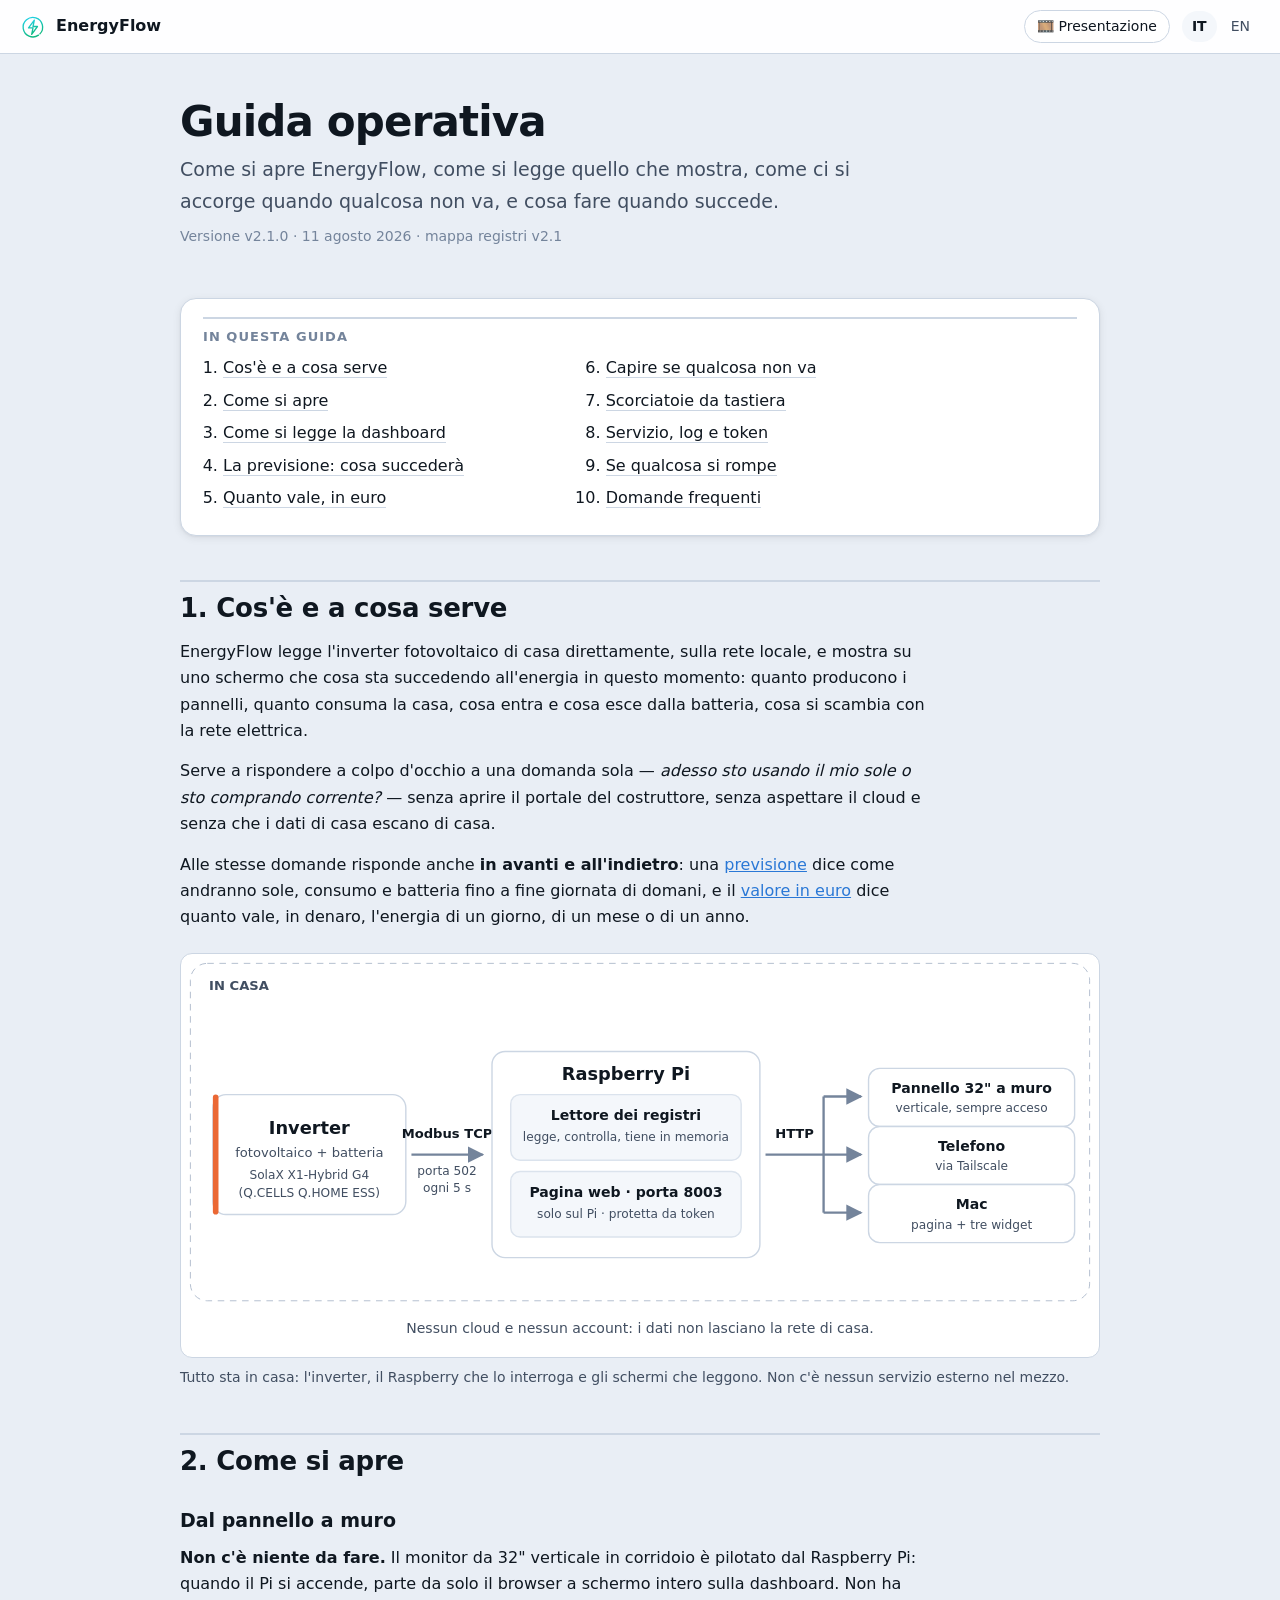
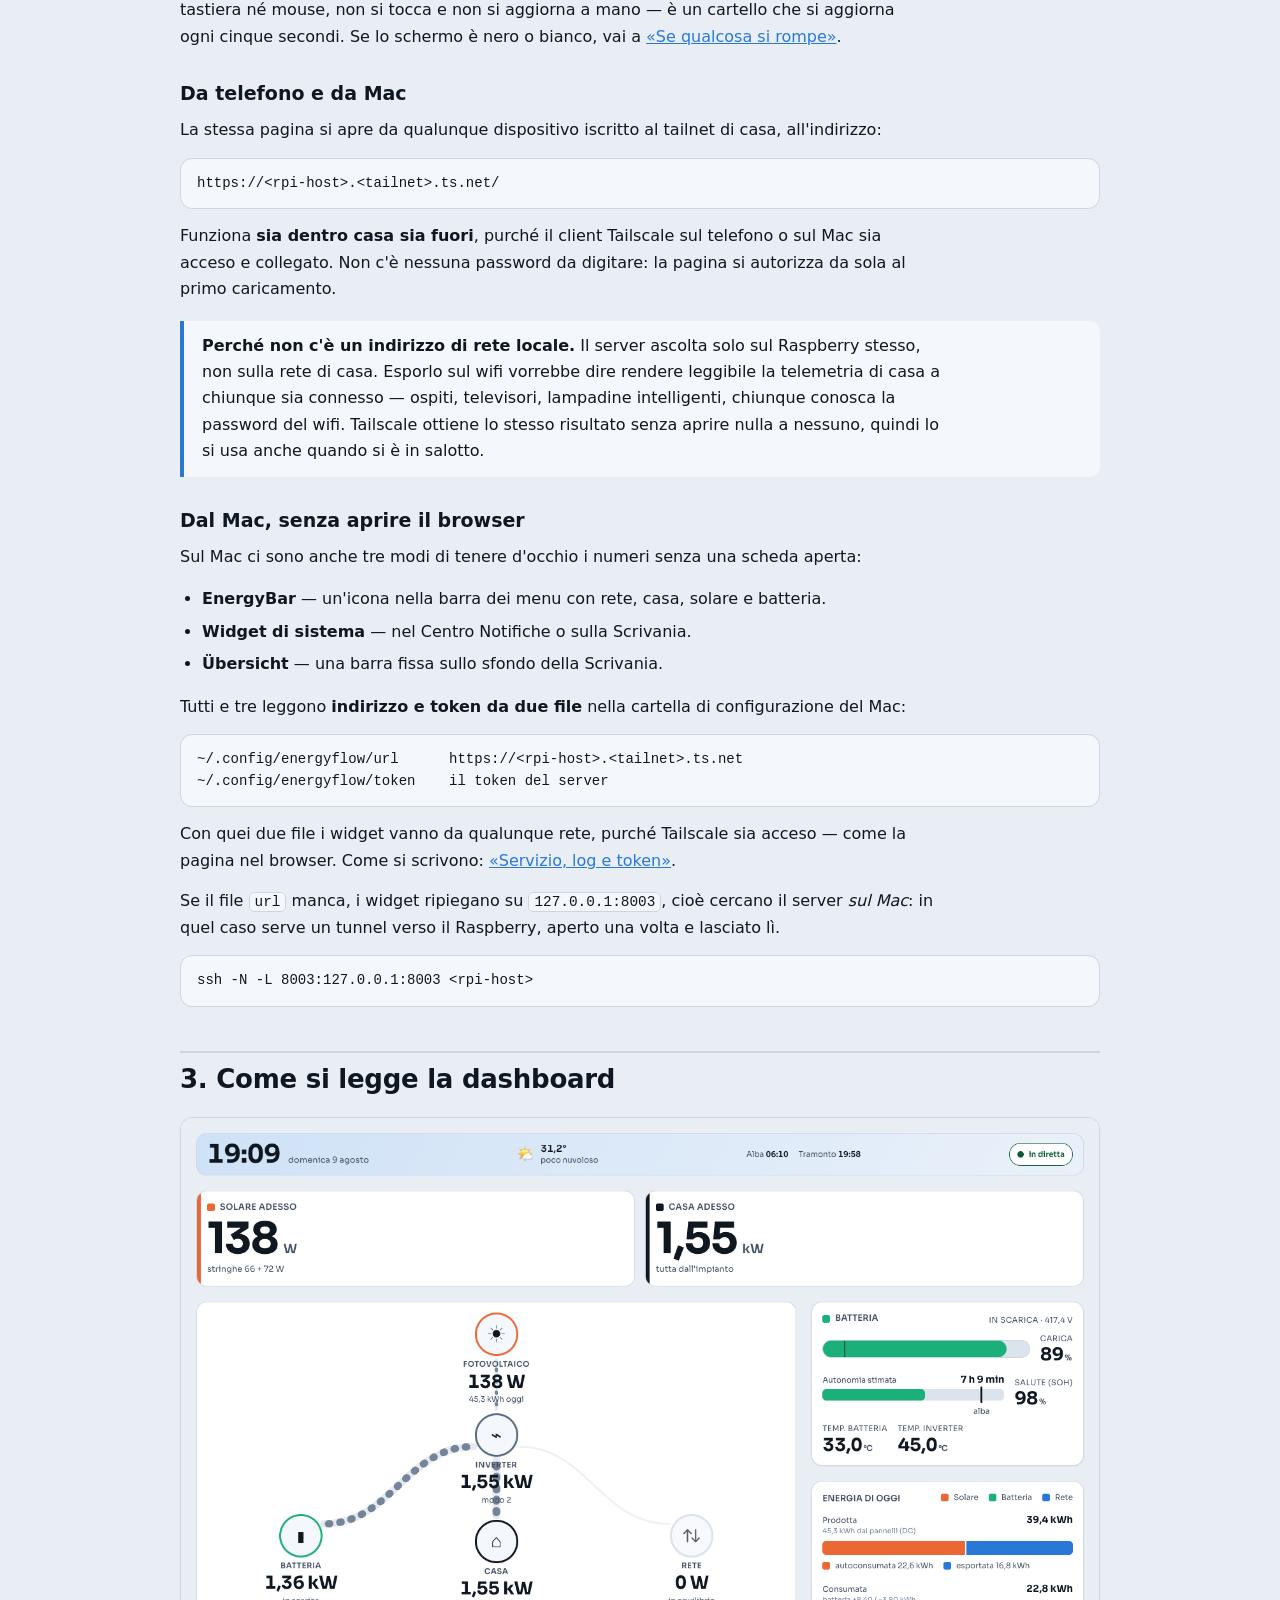
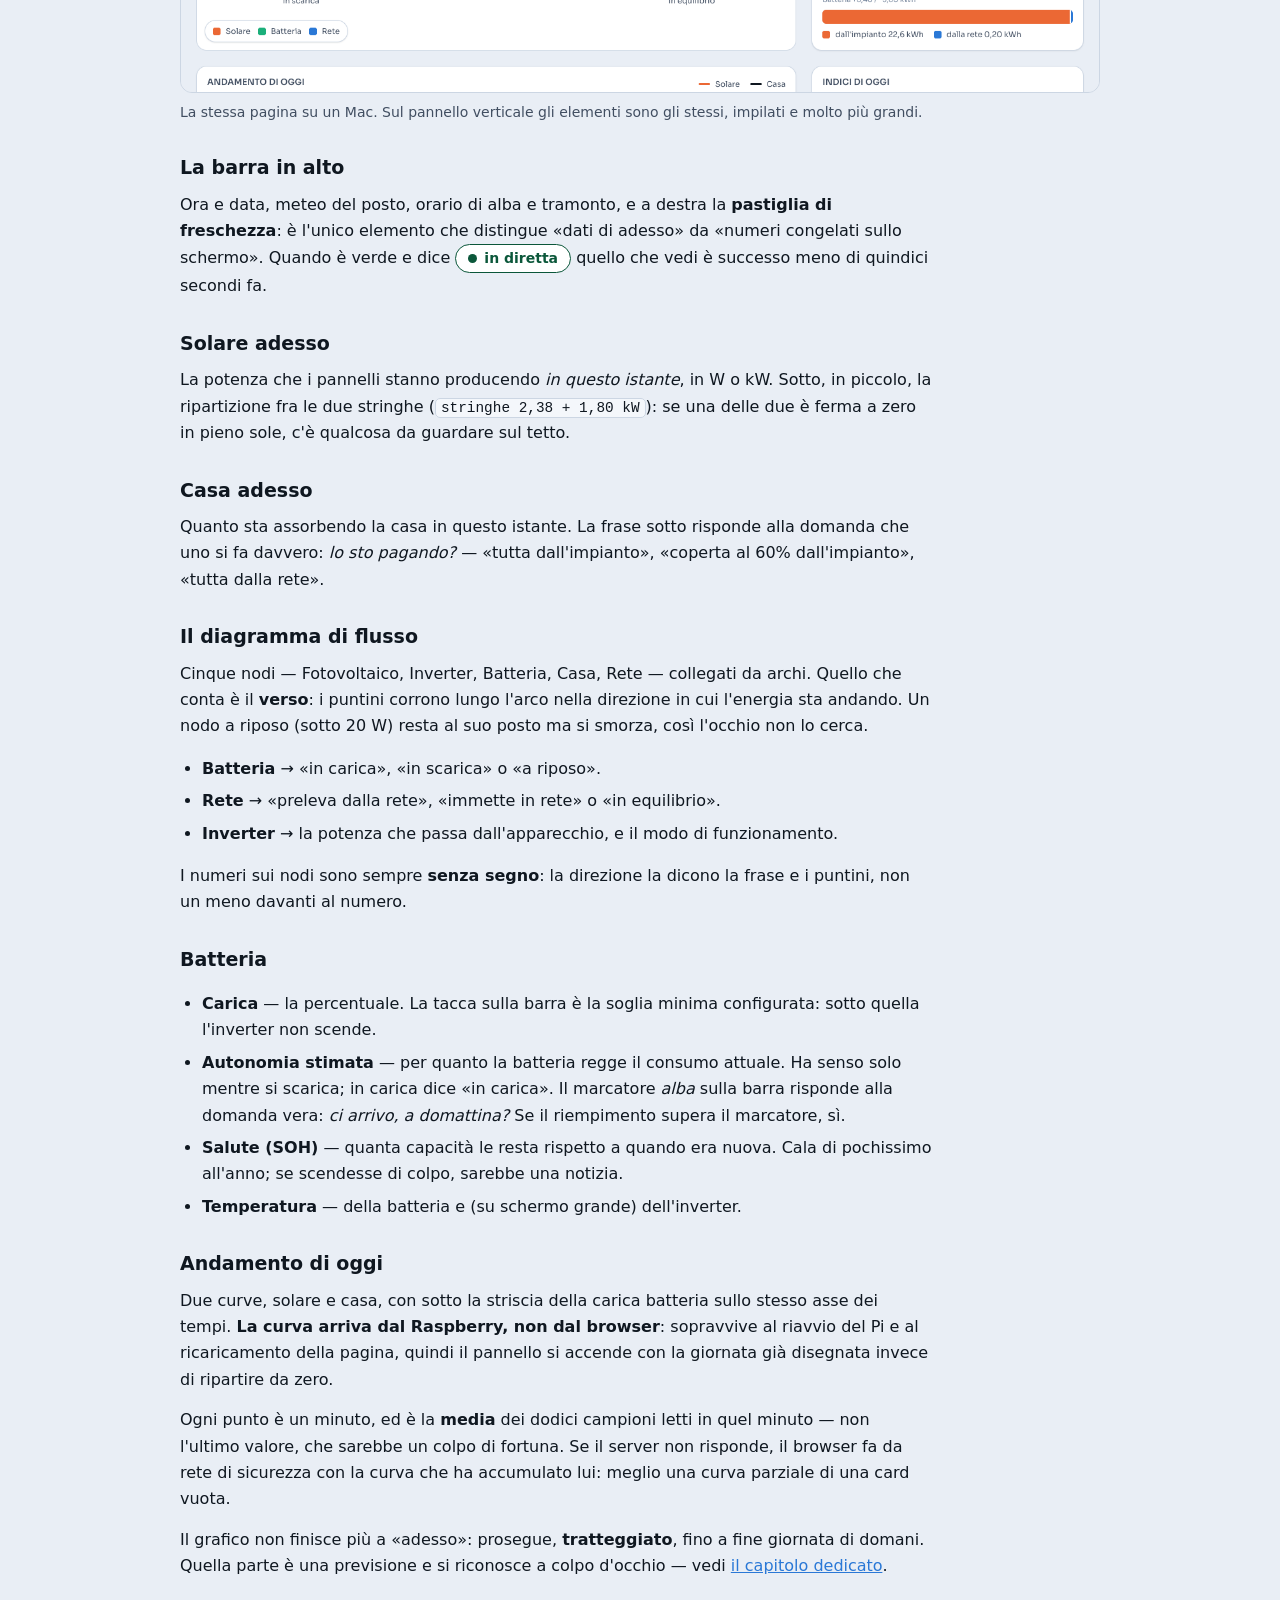
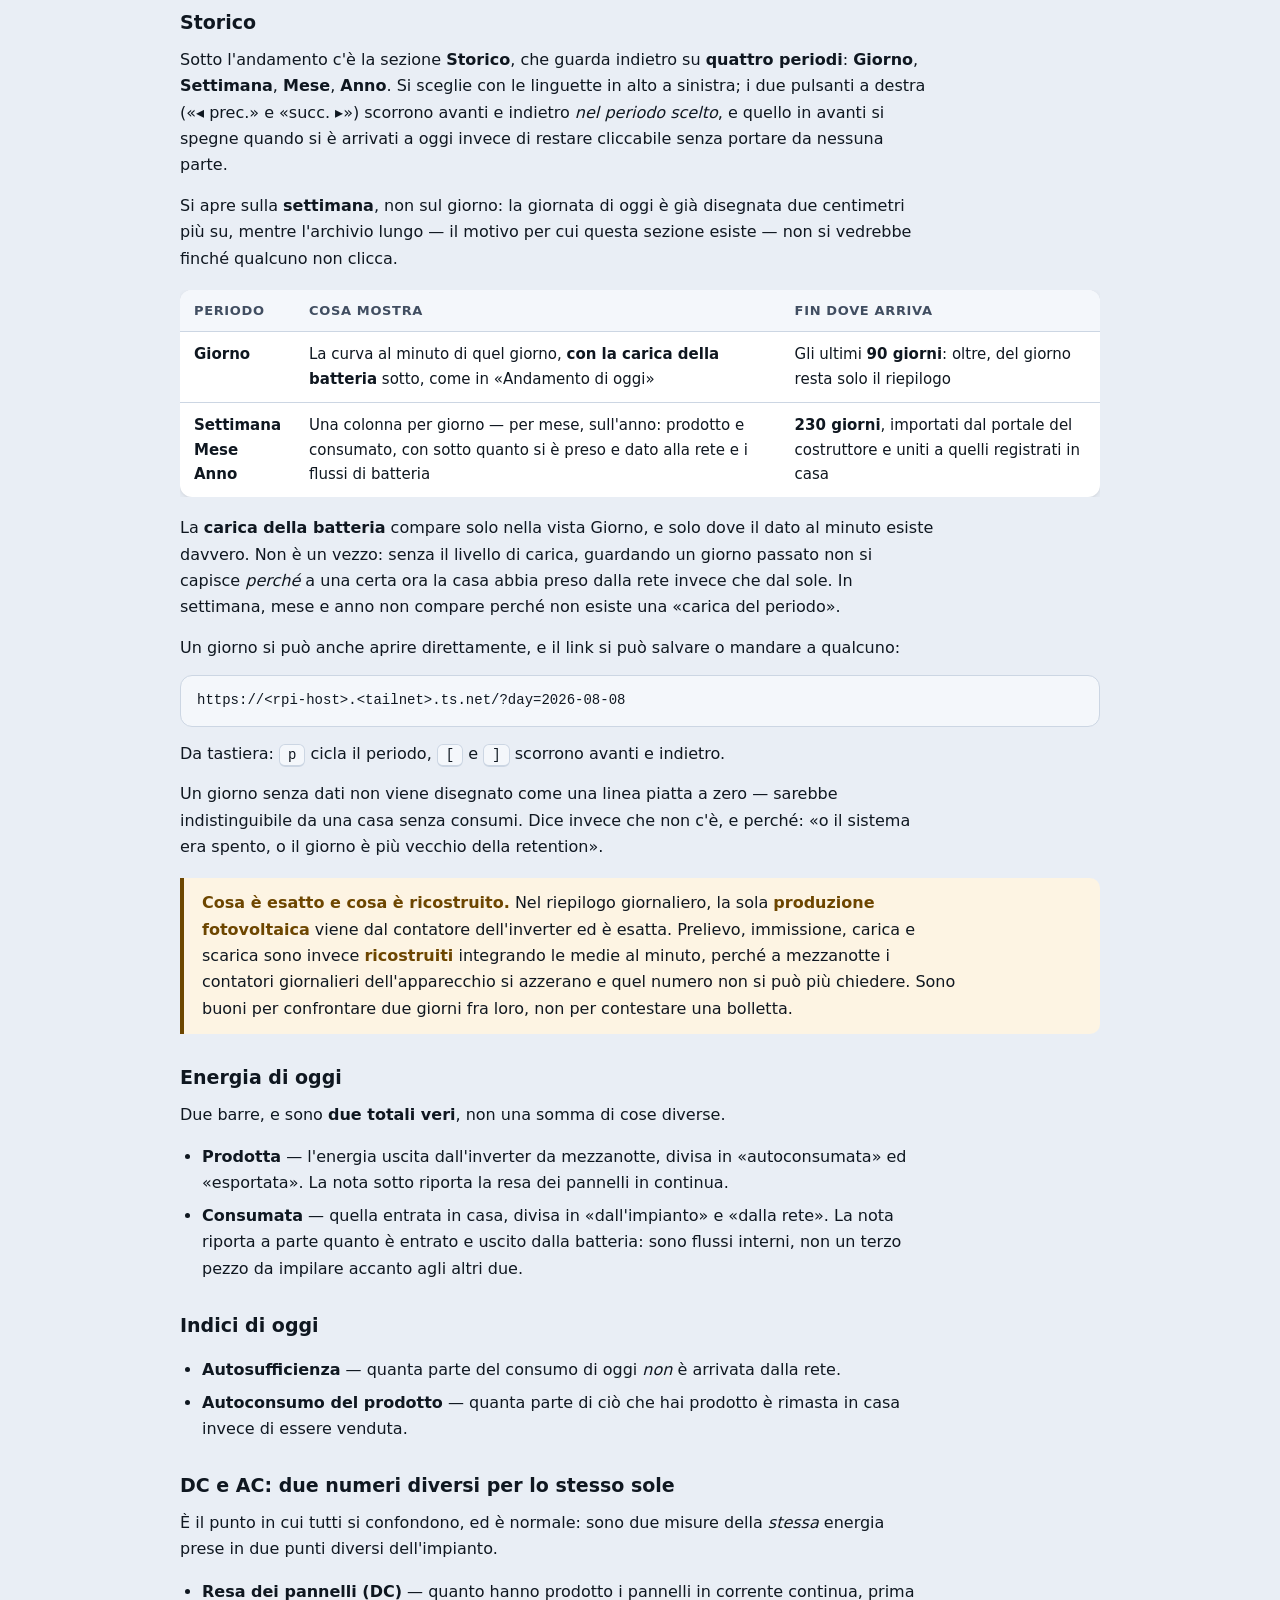
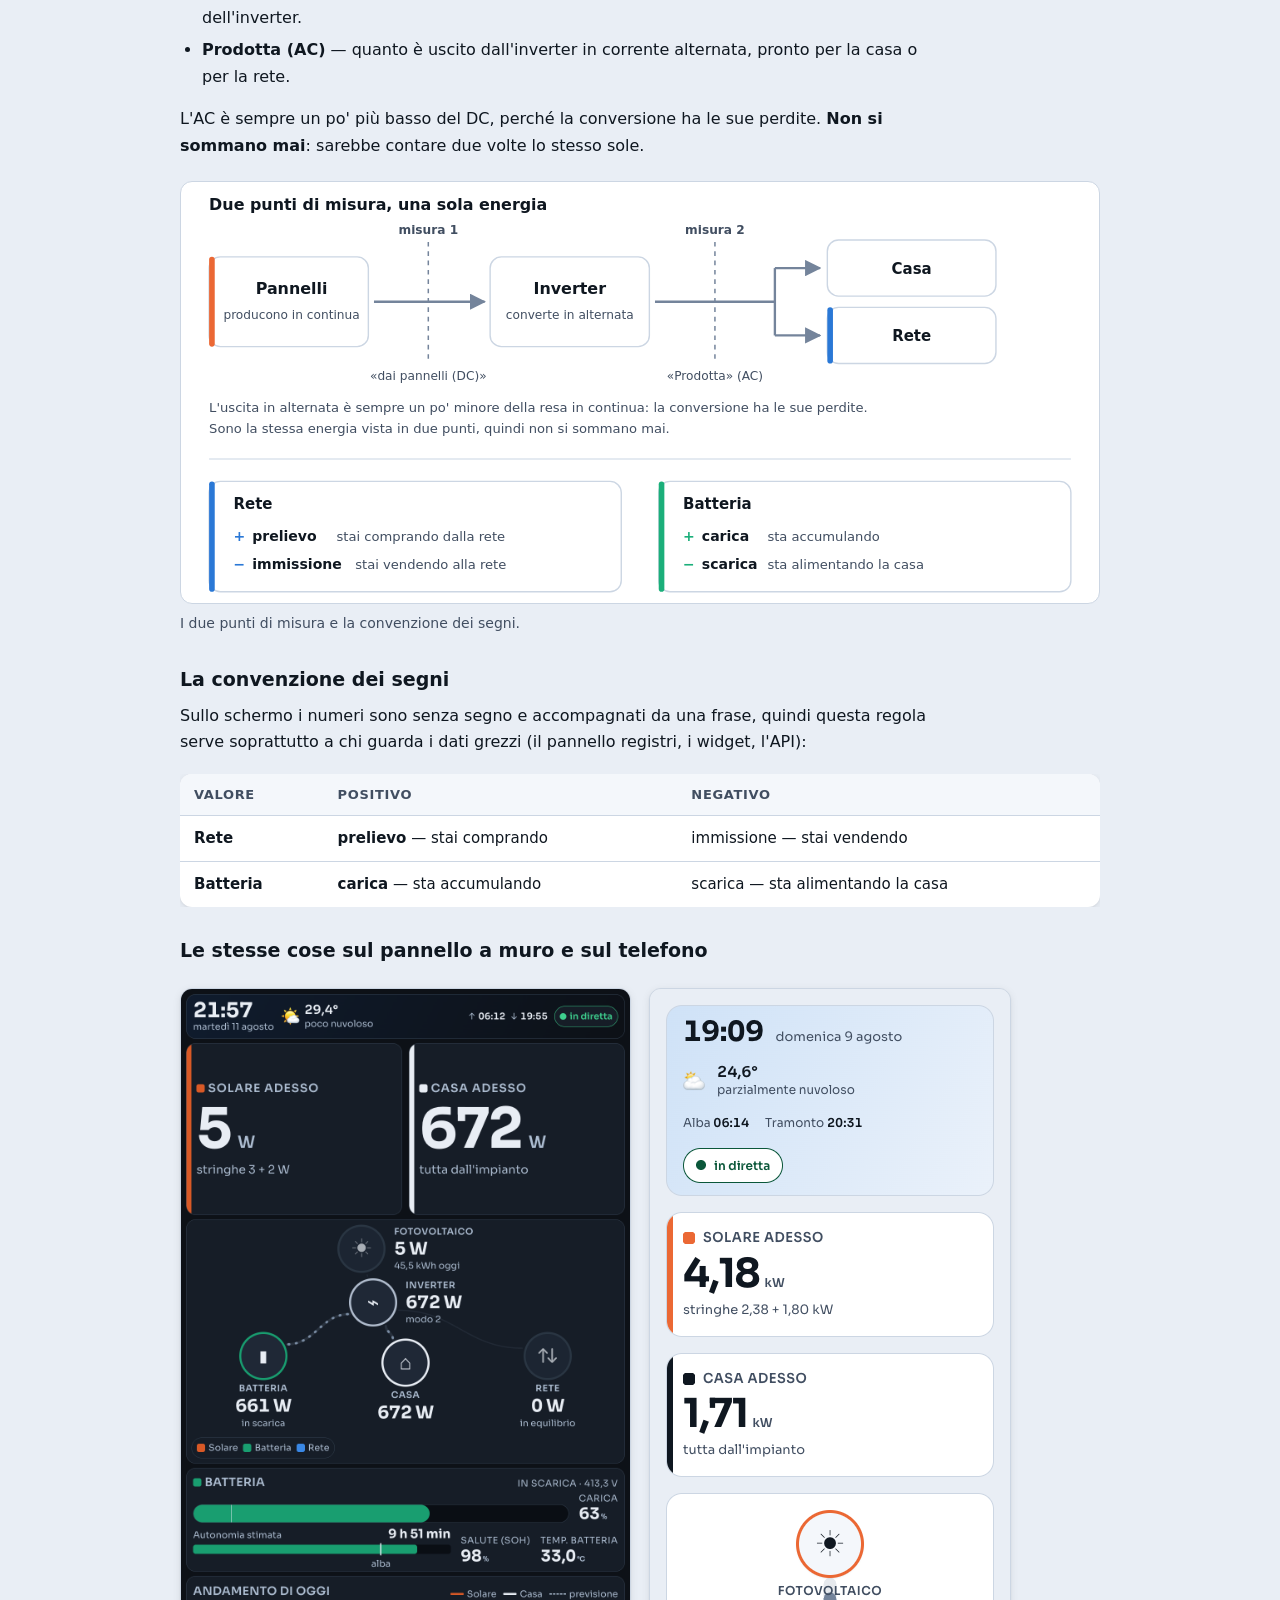
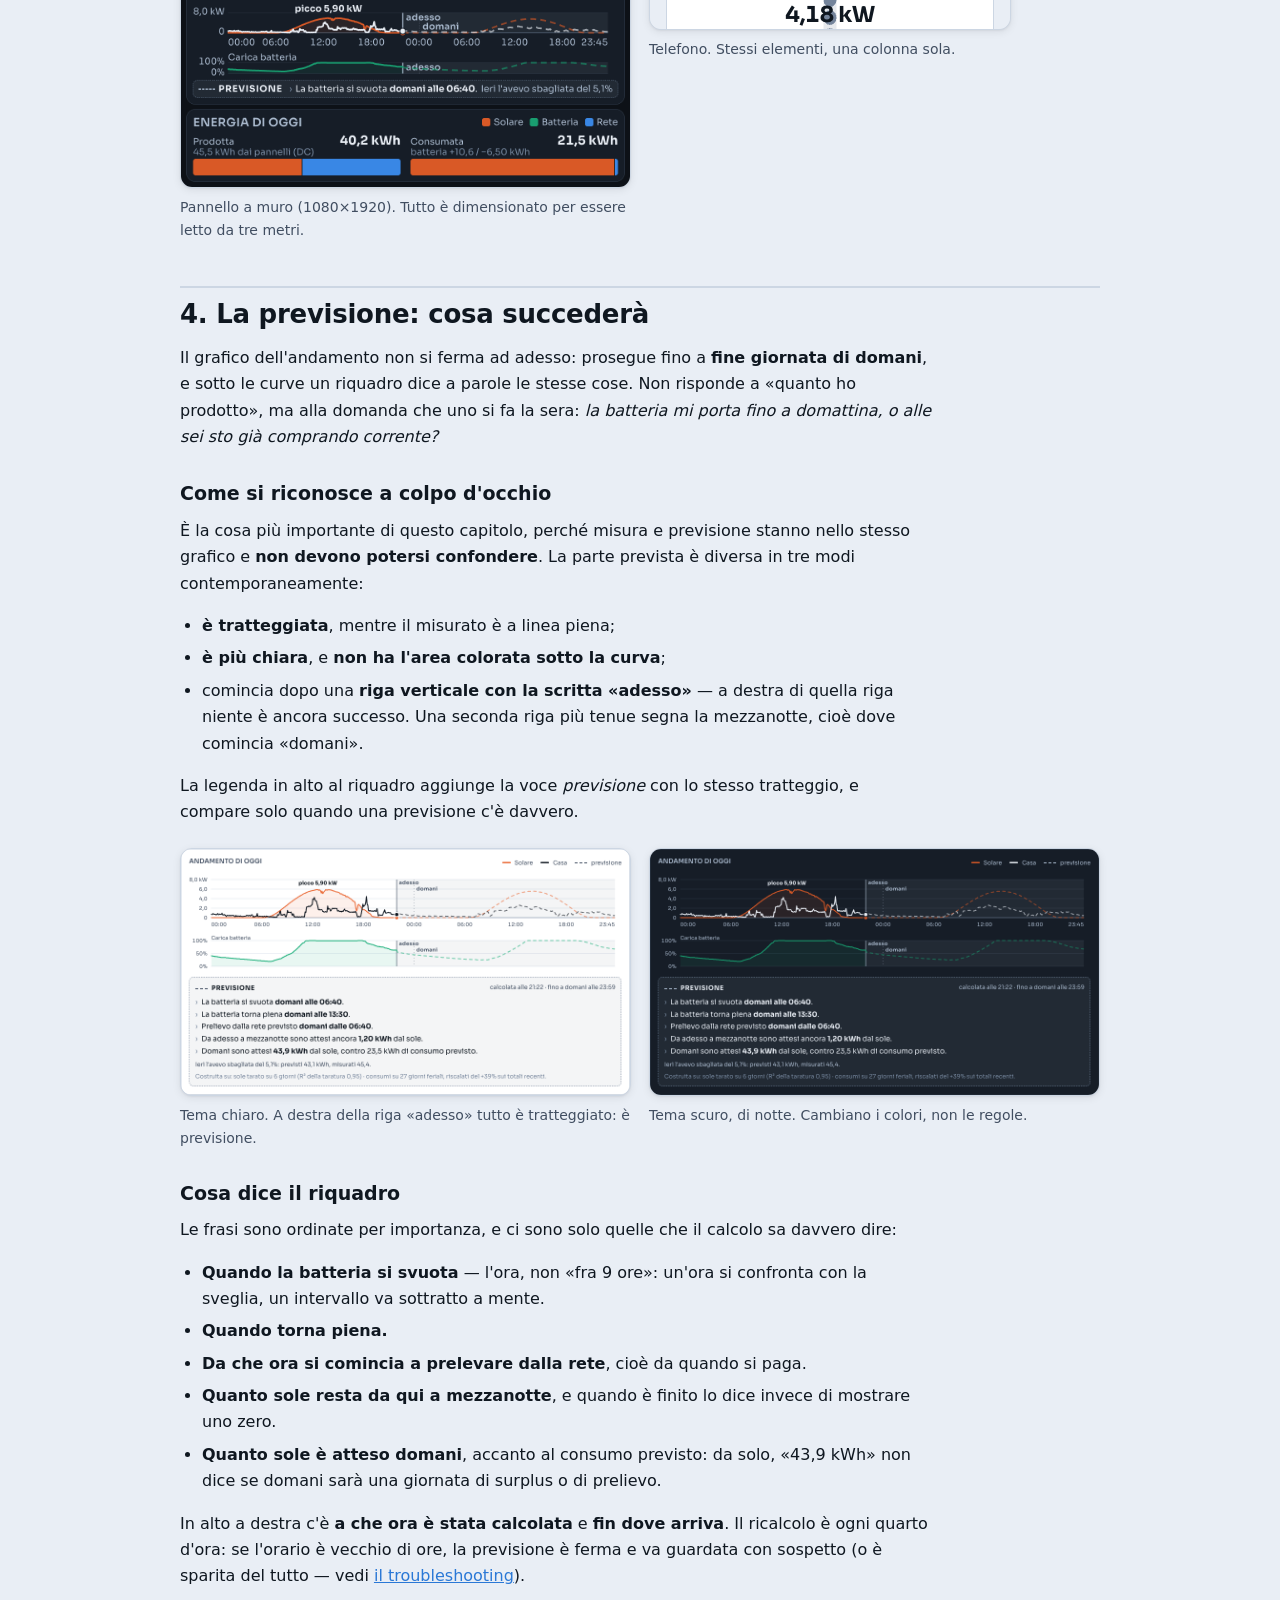
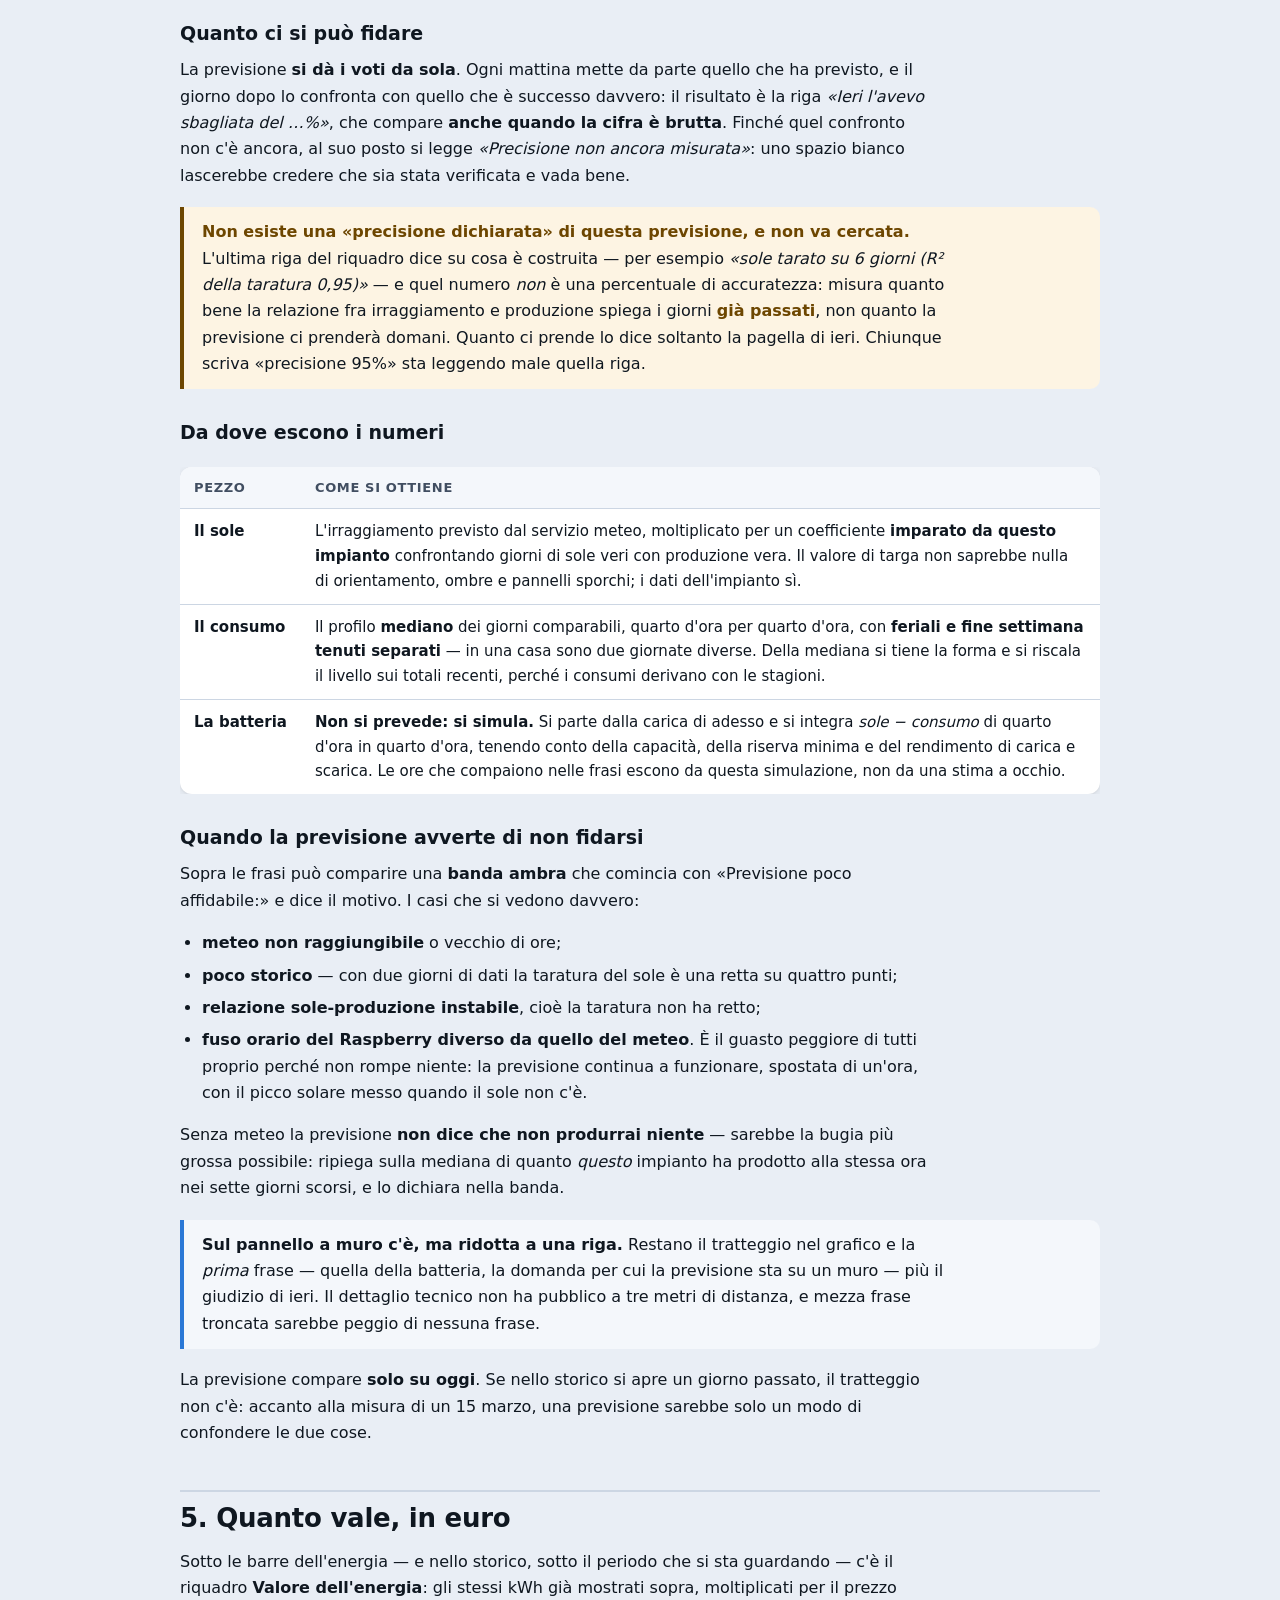
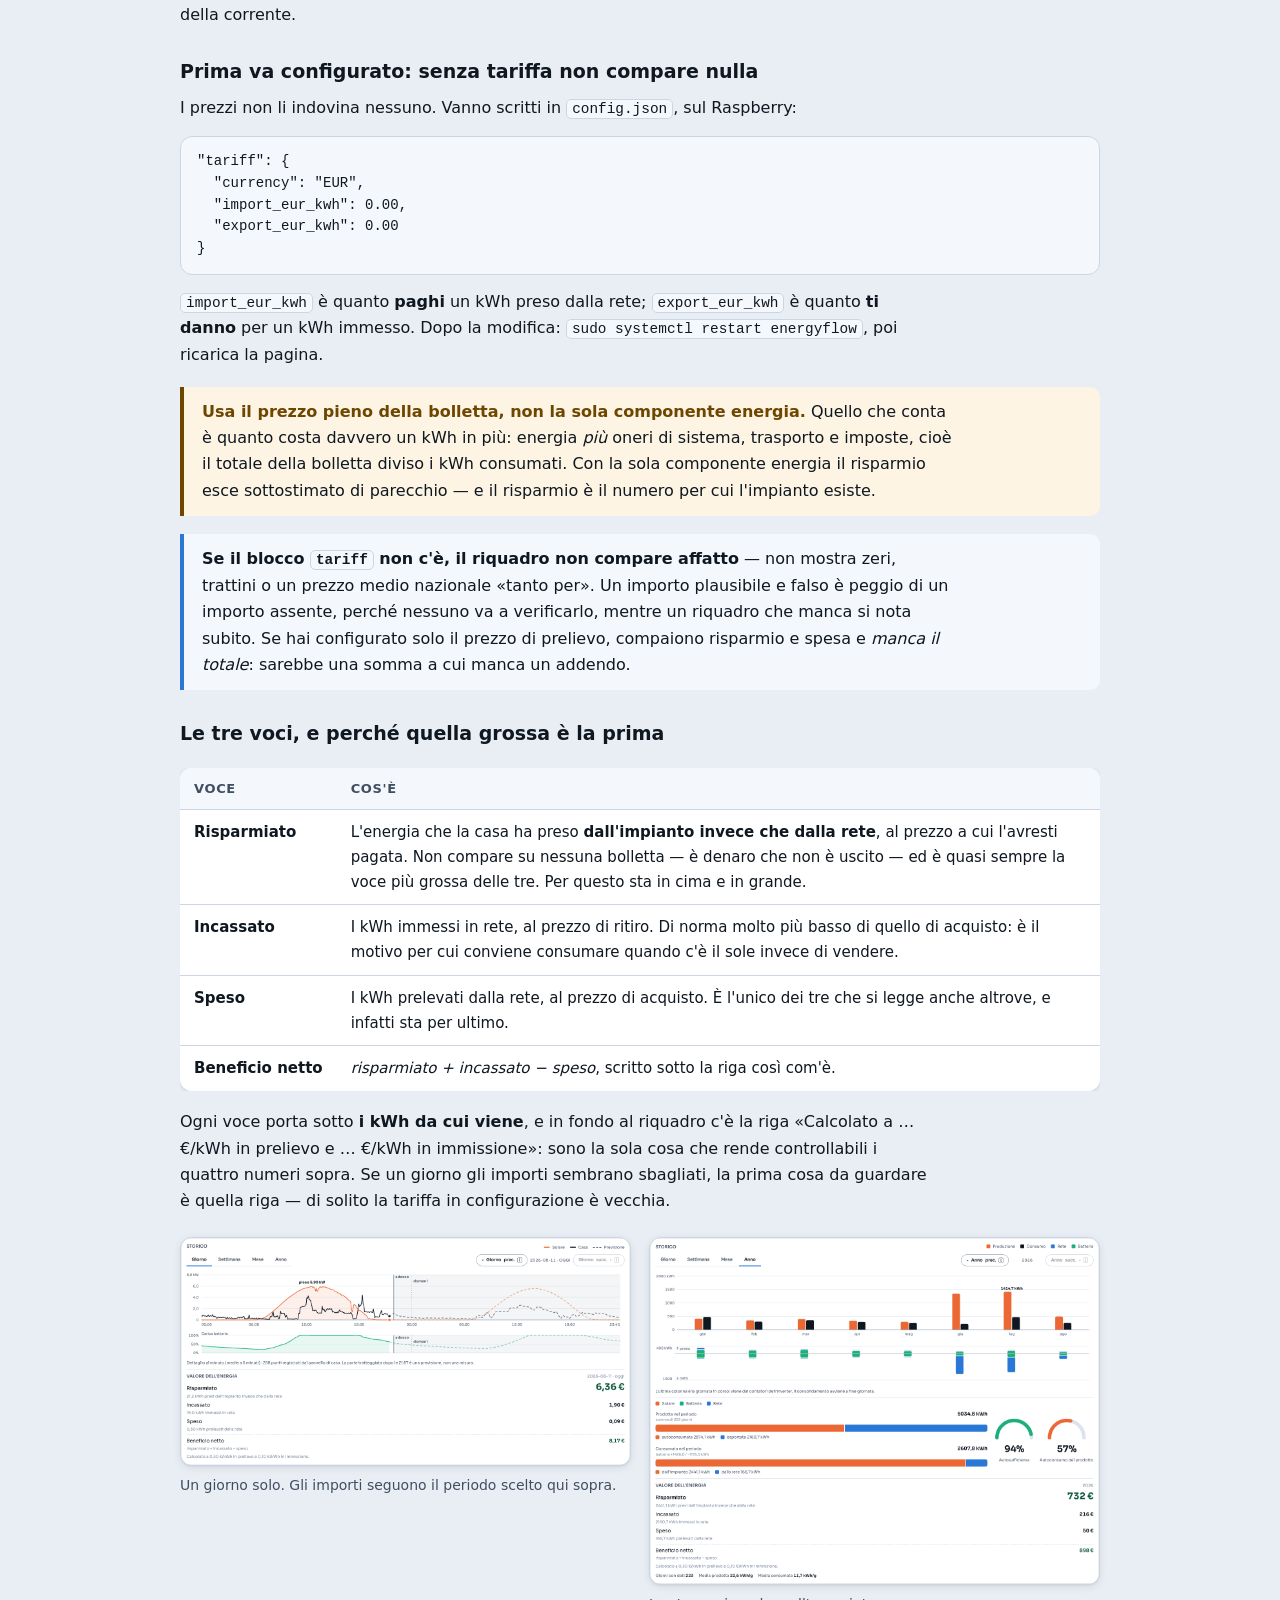
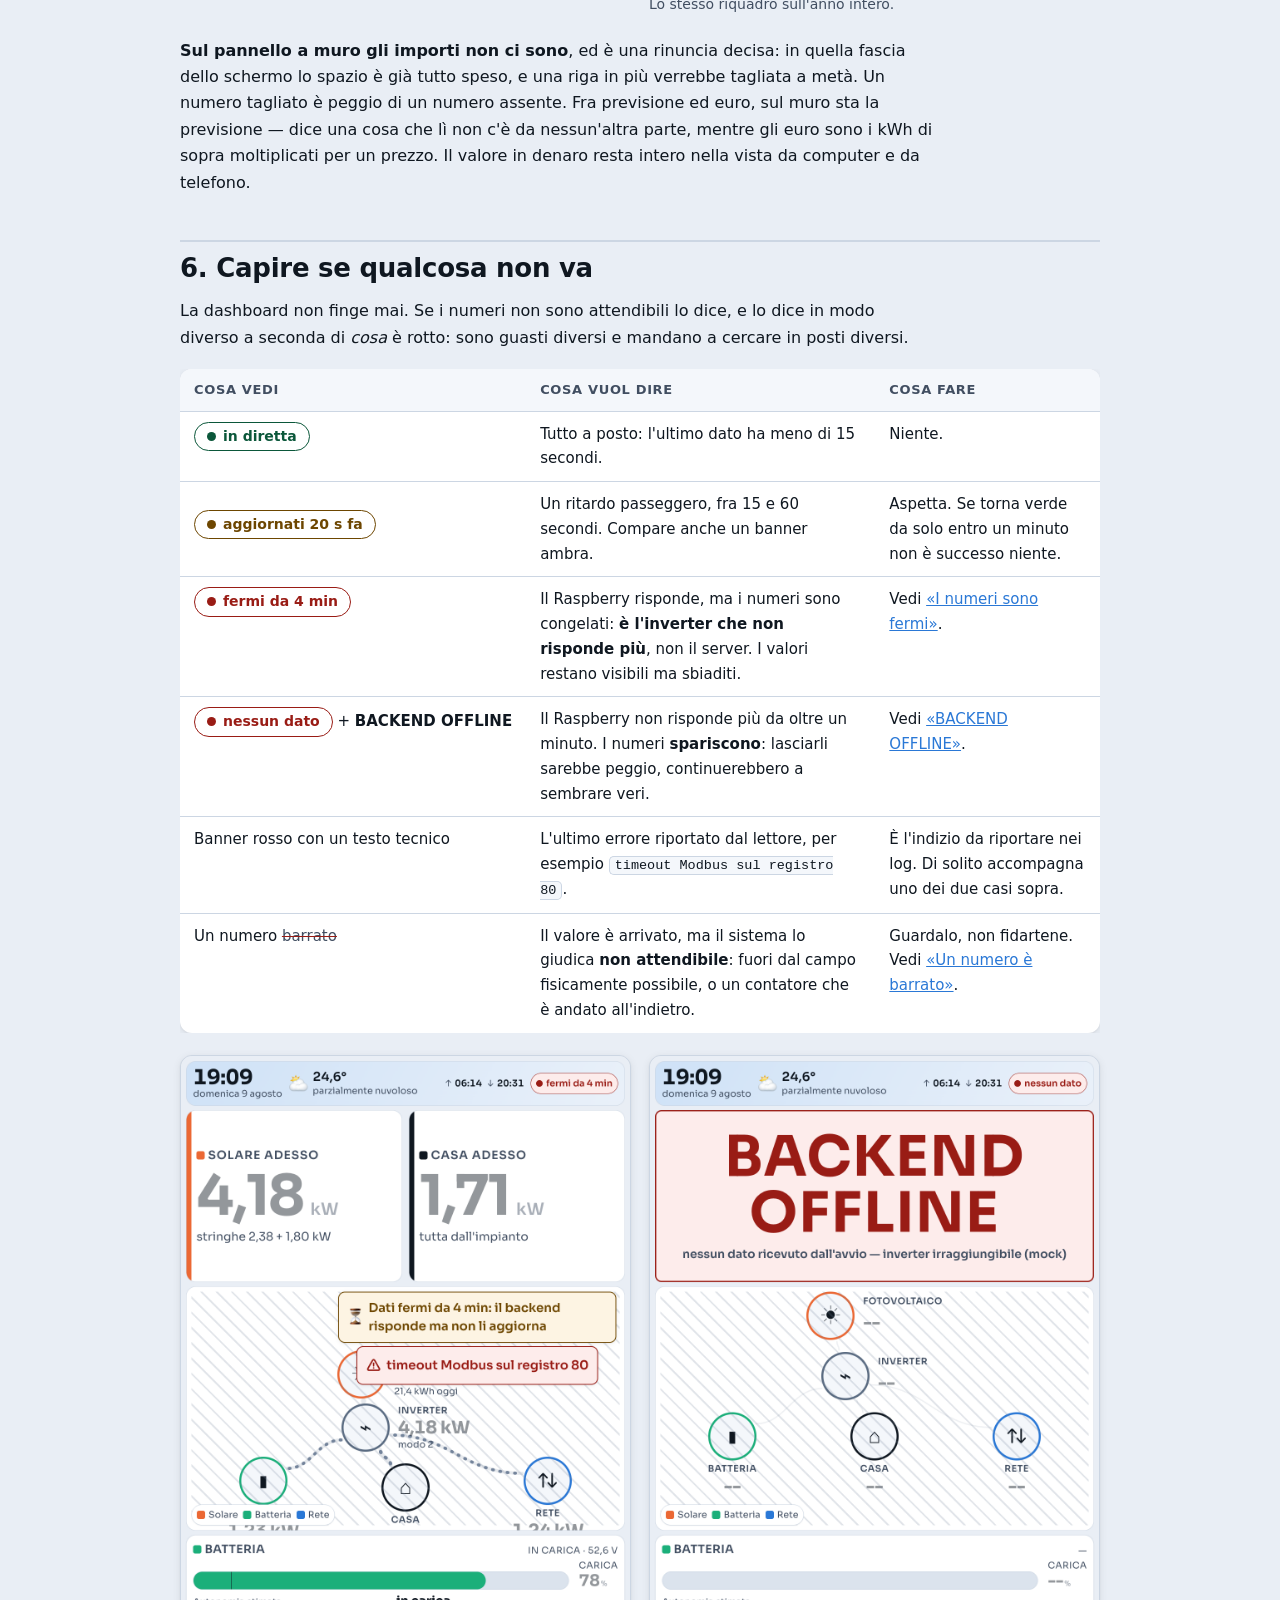
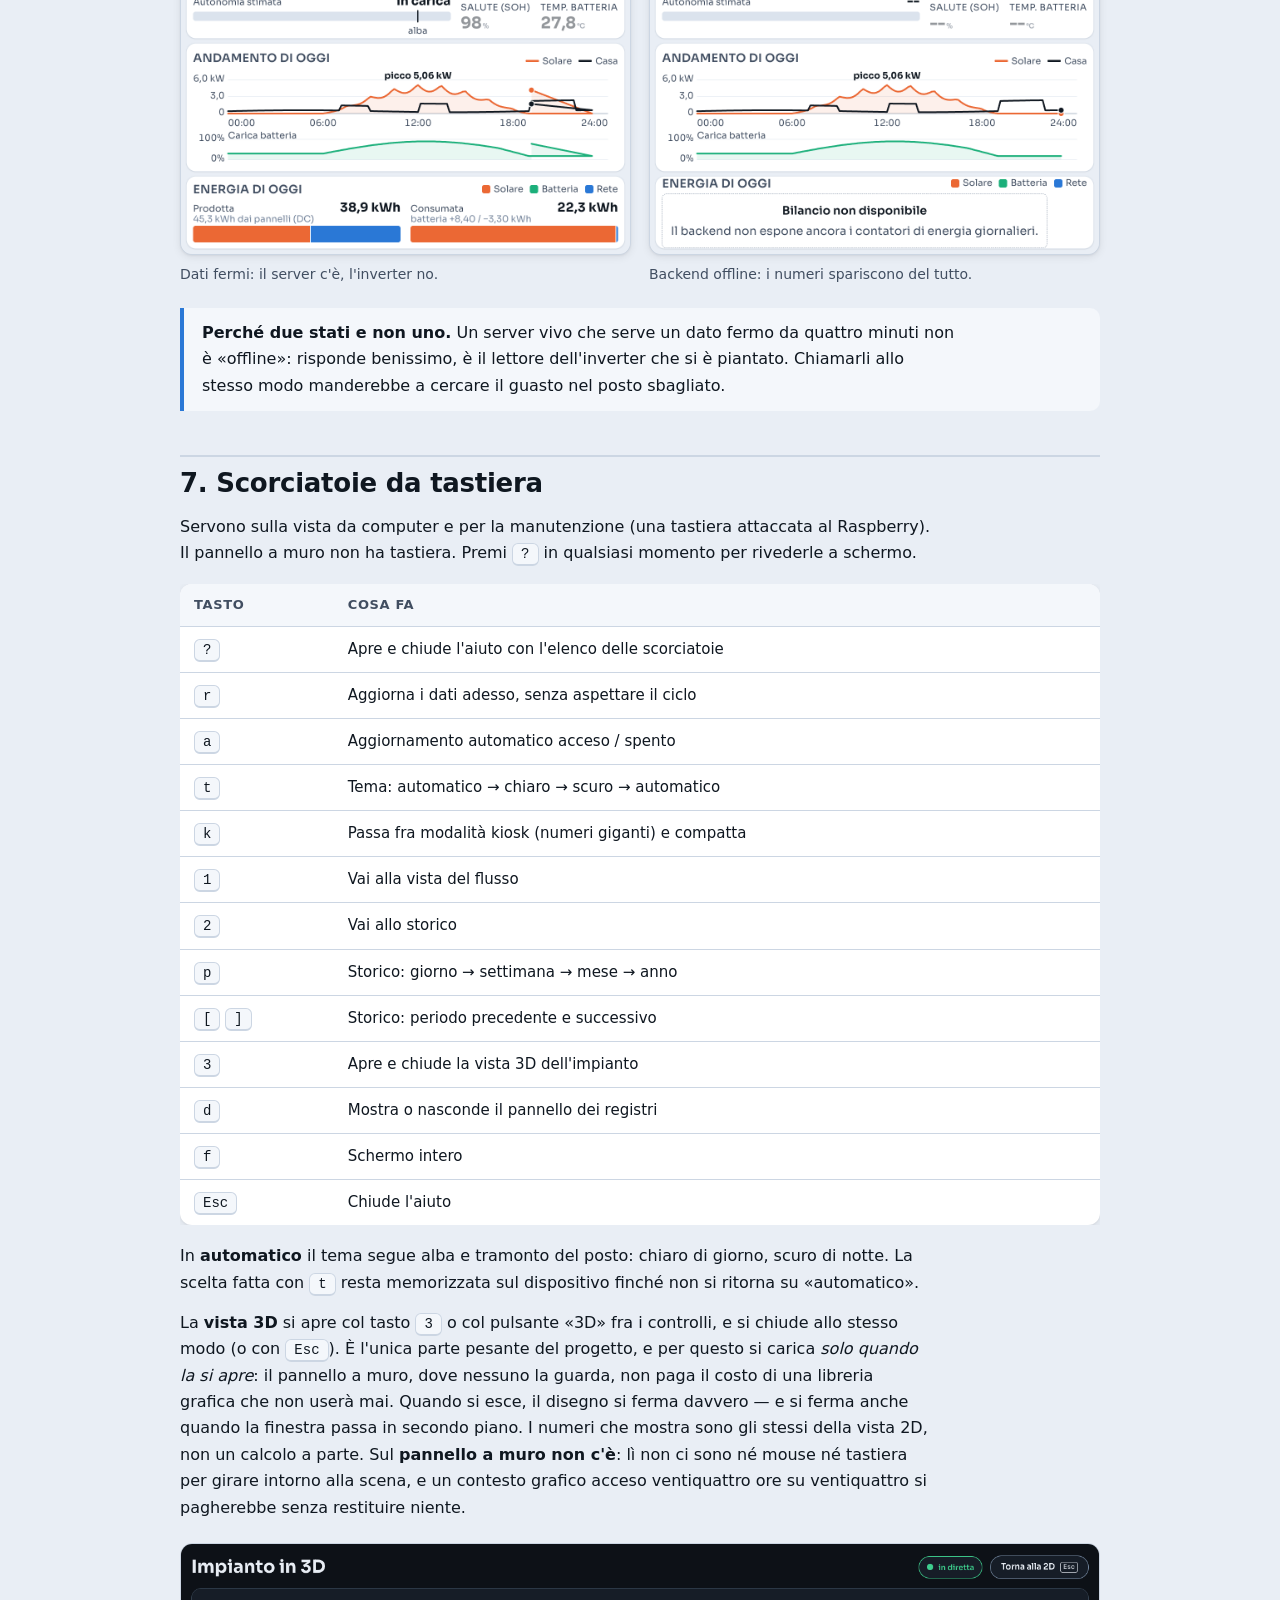
<file: docs/guide/manuale.html>
<!DOCTYPE html>
<html lang="it">

<head>
<meta charset="utf-8">
<meta name="viewport" content="width=device-width, initial-scale=1">
<title>EnergyFlow — Guida operativa</title>
<meta name="description" content="Come si apre EnergyFlow, come si legge la dashboard, come si capisce se qualcosa non va, e cosa fare quando succede.">
<meta name="color-scheme" content="light dark">
<style>
/* ==========================================================================
   EnergyFlow — guida operativa.
   Nessuna dipendenza esterna: CSS qui dentro, immagini locali e relative.
   I colori sono gli stessi token dell'app (static/tokens.css), così la guida
   e il prodotto sembrano la stessa cosa.
   ========================================================================== */
:root {
  --bg: #e9eef5;
  --surface: #ffffff;
  --surface-2: #f4f7fb;
  --border: #ccd6e3;
  --text: #0f1720;
  --muted: #414e61;
  --faint: #74849b;
  --solar: #eb6834;
  --grid: #2a78d6;
  --battery: #1baf7a;
  --ok: #0b573a;
  --warn: #6d4600;
  --warn-bg: #fdf4e3;
  --error: #991c15;
  --error-bg: #fdeceb;
  --code-bg: #f4f7fb;
  --shadow: 0 2px 8px rgba(13,17,23,.08), 0 1px 2px rgba(13,17,23,.05);
  color-scheme: light;
}
@media (prefers-color-scheme: dark) {
  :root {
    --bg: #0d1117;
    --surface: #161d27;
    --surface-2: #1f2836;
    --border: #33404f;
    --text: #e8edf4;
    --muted: #adbdd1;
    --faint: #7a8ca3;
    --solar: #d95926;
    --grid: #3987e5;
    --battery: #199e70;
    --ok: #3ecf8e;
    --warn: #e0a72e;
    --warn-bg: #2e2109;
    --error: #ff8a83;
    --error-bg: #3a1512;
    --code-bg: #0a0e14;
    --shadow: 0 2px 10px rgba(0,0,0,.4);
    color-scheme: dark;
  }
}

* { box-sizing: border-box; }
html { scroll-behavior: smooth; scroll-padding-top: 84px; }
body {
  margin: 0;
  background: var(--bg);
  color: var(--text);
  font: 16px/1.65 system-ui, -apple-system, "Segoe UI", Roboto, "Helvetica Neue", Arial, sans-serif;
  -webkit-text-size-adjust: 100%;
}
.wrap { max-width: 960px; margin: 0 auto; padding: 0 20px 96px; }

/* --- barra superiore --- */
.topbar {
  position: sticky; top: 0; z-index: 10;
  display: flex; flex-wrap: wrap; gap: 12px; align-items: center;
  padding: 10px 20px;
  background: color-mix(in srgb, var(--surface) 92%, transparent);
  border-bottom: 1px solid var(--border);
  backdrop-filter: blur(8px);
}
.topbar__brand { display: flex; align-items: center; gap: 10px; font-weight: 700; }
.topbar__brand svg { width: 26px; height: 26px; display: block; }
.topbar__spacer { flex: 1 1 auto; }
.langs { display: flex; gap: 4px; align-items: center; font-size: 14px; }
.langs a, .langs span {
  padding: 4px 10px; border-radius: 999px; text-decoration: none; color: var(--muted);
}
.langs [aria-current="true"] { background: var(--surface-2); color: var(--text); font-weight: 700; }
.topbar a.pill {
  font-size: 14px; text-decoration: none; color: var(--text);
  border: 1px solid var(--border); border-radius: 999px; padding: 4px 12px; background: var(--surface);
}
.topbar a.pill:hover { border-color: var(--faint); }

/* --- testata --- */
header.hero { padding: 44px 0 8px; }
header.hero h1 { font-size: clamp(30px, 5vw, 42px); line-height: 1.15; margin: 0 0 8px; letter-spacing: -.02em; }
header.hero p.lead { font-size: 19px; color: var(--muted); margin: 0 0 8px; max-width: 62ch; }
.meta { font-size: 14px; color: var(--faint); }

/* --- indice --- */
nav.toc {
  background: var(--surface); border: 1px solid var(--border); border-radius: 16px;
  padding: 18px 22px; margin: 28px 0 12px; box-shadow: var(--shadow);
}
nav.toc h2 { font-size: 13px; text-transform: uppercase; letter-spacing: .08em; color: var(--faint); margin: 0 0 10px; }
nav.toc ol { margin: 0; padding-left: 20px; columns: 2; column-gap: 32px; }
nav.toc li { margin: 0 0 6px; break-inside: avoid; }
nav.toc a { color: var(--text); text-decoration: none; border-bottom: 1px solid var(--border); }
nav.toc a:hover { border-color: var(--grid); }

/* --- sezioni --- */
section { margin: 44px 0 0; }
h2 {
  font-size: 26px; line-height: 1.25; margin: 0 0 14px; letter-spacing: -.01em;
  padding-top: 10px; border-top: 2px solid var(--border);
}
h3 { font-size: 19px; margin: 28px 0 8px; }
h4 { font-size: 16px; margin: 20px 0 6px; }
p { margin: 0 0 14px; max-width: 74ch; }
ul, ol { max-width: 74ch; padding-left: 22px; }
li { margin: 0 0 6px; }
a { color: var(--grid); }
strong { font-weight: 700; }

/* --- riquadri --- */
.card {
  background: var(--surface); border: 1px solid var(--border); border-radius: 14px;
  padding: 16px 20px; margin: 18px 0; box-shadow: var(--shadow);
}
.note, .warn {
  border-left: 4px solid var(--grid); background: var(--surface-2);
  border-radius: 0 10px 10px 0; padding: 12px 18px; margin: 18px 0;
}
.note p:last-child, .warn p:last-child, .card p:last-child { margin-bottom: 0; }
.warn { border-left-color: var(--warn); background: var(--warn-bg); }
.warn strong { color: var(--warn); }

/* --- tabelle --- */
.tablewrap { overflow-x: auto; margin: 18px 0; -webkit-overflow-scrolling: touch; }
table { border-collapse: collapse; width: 100%; min-width: 480px; background: var(--surface); border-radius: 12px; overflow: hidden; box-shadow: var(--shadow); }
th, td { text-align: left; padding: 10px 14px; border-bottom: 1px solid var(--border); vertical-align: top; font-size: 15px; }
th { background: var(--surface-2); font-size: 13px; text-transform: uppercase; letter-spacing: .05em; color: var(--muted); }
tr:last-child td { border-bottom: 0; }
td.key { white-space: nowrap; }

/* --- codice --- */
code {
  font-family: ui-monospace, SFMono-Regular, "SF Mono", Menlo, Consolas, monospace;
  font-size: .9em; background: var(--code-bg); border: 1px solid var(--border);
  border-radius: 5px; padding: 1px 5px;
}
pre {
  background: var(--code-bg); border: 1px solid var(--border); border-radius: 12px;
  padding: 14px 16px; overflow-x: auto; margin: 14px 0; font-size: 14px; line-height: 1.55;
}
pre code { background: none; border: 0; padding: 0; font-size: inherit; }

kbd {
  font-family: ui-monospace, SFMono-Regular, Menlo, Consolas, monospace;
  background: var(--surface-2); border: 1px solid var(--border);
  border-bottom-width: 2px; border-radius: 6px;
  padding: 2px 8px; font-size: 14px; white-space: nowrap;
}

/* --- figure e immagini --- */
figure { margin: 22px 0; }
figure img {
  display: block; max-width: 100%; height: auto;
  border-radius: 12px; background: var(--surface); border: 1px solid var(--border);
}
figure.plain img { border: 0; background: none; }
figcaption { font-size: 14px; color: var(--muted); margin-top: 8px; }
.shots { display: flex; flex-wrap: wrap; gap: 18px; align-items: flex-start; margin: 22px 0; }
.shots figure { flex: 1 1 260px; margin: 0; }
.shots img { box-shadow: var(--shadow); }

/* --- pastiglie di stato --- */
.chip {
  display: inline-flex; align-items: center; gap: 7px; white-space: nowrap;
  border: 1px solid var(--border); border-radius: 999px; padding: 2px 12px;
  font-size: 14px; font-weight: 700; background: var(--surface);
}
.chip::before { content: ""; width: 9px; height: 9px; border-radius: 50%; background: var(--faint); }
.chip.ok { color: var(--ok); border-color: var(--ok); }
.chip.ok::before { background: var(--ok); }
.chip.warn { color: var(--warn); border-color: var(--warn); }
.chip.warn::before { background: var(--warn); }
.chip.err { color: var(--error); border-color: var(--error); }
.chip.err::before { background: var(--error); }
.sus { text-decoration: line-through; text-decoration-color: var(--error); color: var(--muted); }

/* --- dettagli --- */
details {
  background: var(--surface); border: 1px solid var(--border); border-radius: 12px;
  padding: 4px 18px; margin: 12px 0; box-shadow: var(--shadow);
}
details[open] { padding-bottom: 14px; }
summary { cursor: pointer; font-weight: 700; padding: 12px 0; list-style-position: outside; }
summary::marker { color: var(--faint); }

footer.end {
  margin-top: 56px; padding-top: 20px; border-top: 1px solid var(--border);
  font-size: 14px; color: var(--muted);
}

@media (max-width: 640px) {
  nav.toc ol { columns: 1; }
  h2 { font-size: 22px; }
  header.hero p.lead { font-size: 17px; }
}
@media print {
  .topbar { position: static; }
  details { break-inside: avoid; }
  details > summary { list-style: none; }
  details:not([open]) > *:not(summary) { display: revert; }
}
</style>
</head>

<body>

<div class="topbar">
  <span class="topbar__brand">
    <svg viewBox="0 0 256 256" aria-hidden="true">
      <defs>
        <linearGradient id="ef-bolt" x1="0" y1="0" x2="0.35" y2="1">
          <stop offset="0" stop-color="#22D3EE"/><stop offset="1" stop-color="#10B981"/>
        </linearGradient>
      </defs>
      <path fill="none" stroke="url(#ef-bolt)" stroke-width="13" stroke-linecap="round" d="M196 196a96 96 0 1 0-14 12"/>
      <path fill="none" stroke="url(#ef-bolt)" stroke-width="13" stroke-linejoin="round" stroke-linecap="round" d="M141 60 84 137h44l-13 63 57-77h-44z"/>
    </svg>
    EnergyFlow
  </span>
  <span class="topbar__spacer"></span>
  <a class="pill" href="../slides/presentazione.html">🎞️ Presentazione</a>
  <span class="langs">
    <span aria-current="true">IT</span>
    <a href="manuale_en.html" hreflang="en">EN</a>
  </span>
</div>

<div class="wrap">

<header class="hero">
  <h1>Guida operativa</h1>
  <p class="lead">Come si apre EnergyFlow, come si legge quello che mostra, come ci si accorge
     quando qualcosa non va, e cosa fare quando succede.</p>
  <p class="meta">Versione v2.1.0 · 11 agosto 2026 · mappa registri v2.1</p>
</header>

<nav class="toc" aria-label="Indice">
  <h2>In questa guida</h2>
  <ol>
    <li><a href="#intro">Cos'è e a cosa serve</a></li>
    <li><a href="#accesso">Come si apre</a></li>
    <li><a href="#leggere">Come si legge la dashboard</a></li>
    <li><a href="#previsione">La previsione: cosa succederà</a></li>
    <li><a href="#euro">Quanto vale, in euro</a></li>
    <li><a href="#stato">Capire se qualcosa non va</a></li>
    <li><a href="#scorciatoie">Scorciatoie da tastiera</a></li>
    <li><a href="#servizio">Servizio, log e token</a></li>
    <li><a href="#troubleshooting">Se qualcosa si rompe</a></li>
    <li><a href="#faq">Domande frequenti</a></li>
  </ol>
</nav>

<!-- ==================================================================== -->
<section id="intro">
<h2>1. Cos'è e a cosa serve</h2>

<p>EnergyFlow legge l'inverter fotovoltaico di casa direttamente, sulla rete locale, e mostra su
   uno schermo che cosa sta succedendo all'energia in questo momento: quanto producono i pannelli,
   quanto consuma la casa, cosa entra e cosa esce dalla batteria, cosa si scambia con la rete
   elettrica.</p>

<p>Serve a rispondere a colpo d'occhio a una domanda sola — <em>adesso sto usando il mio sole o
   sto comprando corrente?</em> — senza aprire il portale del costruttore, senza aspettare il
   cloud e senza che i dati di casa escano di casa.</p>

<p>Alle stesse domande risponde anche <strong>in avanti e all'indietro</strong>: una
   <a href="#previsione">previsione</a> dice come andranno sole, consumo e batteria fino a fine
   giornata di domani, e il <a href="#euro">valore in euro</a> dice quanto vale, in denaro,
   l'energia di un giorno, di un mese o di un anno.</p>

<figure>
  <img src="assets/architettura.svg" alt="Schema: l'inverter parla Modbus TCP sulla porta 502; un Raspberry Pi lo interroga ogni 5 secondi e serve la pagina web sulla porta 8003, solo sul proprio loopback; il pannello a muro, il telefono e il Mac leggono da lì.">
  <figcaption>Tutto sta in casa: l'inverter, il Raspberry che lo interroga e gli schermi che
     leggono. Non c'è nessun servizio esterno nel mezzo.</figcaption>
</figure>
</section>

<!-- ==================================================================== -->
<section id="accesso">
<h2>2. Come si apre</h2>

<h3>Dal pannello a muro</h3>
<p><strong>Non c'è niente da fare.</strong> Il monitor da 32" verticale in corridoio è pilotato dal
   Raspberry Pi: quando il Pi si accende, parte da solo il browser a schermo intero sulla dashboard.
   Non ha tastiera né mouse, non si tocca e non si aggiorna a mano — è un cartello che si aggiorna
   ogni cinque secondi. Se lo schermo è nero o bianco, vai a
   <a href="#troubleshooting">«Se qualcosa si rompe»</a>.</p>

<h3>Da telefono e da Mac</h3>
<p>La stessa pagina si apre da qualunque dispositivo iscritto al tailnet di casa, all'indirizzo:</p>
<pre><code>https://&lt;rpi-host&gt;.&lt;tailnet&gt;.ts.net/</code></pre>
<p>Funziona <strong>sia dentro casa sia fuori</strong>, purché il client Tailscale sul telefono o sul
   Mac sia acceso e collegato. Non c'è nessuna password da digitare: la pagina si autorizza da sola
   al primo caricamento.</p>

<div class="note">
  <p><strong>Perché non c'è un indirizzo di rete locale.</strong> Il server ascolta solo sul
     Raspberry stesso, non sulla rete di casa. Esporlo sul wifi vorrebbe dire rendere leggibile
     la telemetria di casa a chiunque sia connesso — ospiti, televisori, lampadine intelligenti,
     chiunque conosca la password del wifi. Tailscale ottiene lo stesso risultato senza aprire
     nulla a nessuno, quindi lo si usa anche quando si è in salotto.</p>
</div>

<h3>Dal Mac, senza aprire il browser</h3>
<p>Sul Mac ci sono anche tre modi di tenere d'occhio i numeri senza una scheda aperta:</p>
<ul>
  <li><strong>EnergyBar</strong> — un'icona nella barra dei menu con rete, casa, solare e batteria.</li>
  <li><strong>Widget di sistema</strong> — nel Centro Notifiche o sulla Scrivania.</li>
  <li><strong>Übersicht</strong> — una barra fissa sullo sfondo della Scrivania.</li>
</ul>
<p>Tutti e tre leggono <strong>indirizzo e token da due file</strong> nella cartella di
   configurazione del Mac:</p>
<pre><code>~/.config/energyflow/url      https://&lt;rpi-host&gt;.&lt;tailnet&gt;.ts.net
~/.config/energyflow/token    il token del server</code></pre>
<p>Con quei due file i widget vanno da qualunque rete, purché Tailscale sia acceso — come la pagina
   nel browser. Come si scrivono: <a href="#servizio">«Servizio, log e token»</a>.</p>
<p>Se il file <code>url</code> manca, i widget ripiegano su <code>127.0.0.1:8003</code>, cioè
   cercano il server <em>sul Mac</em>: in quel caso serve un tunnel verso il Raspberry, aperto una
   volta e lasciato lì.</p>
<pre><code>ssh -N -L 8003:127.0.0.1:8003 &lt;rpi-host&gt;</code></pre>
</section>

<!-- ==================================================================== -->
<section id="leggere">
<h2>3. Come si legge la dashboard</h2>

<figure>
  <img src="../screenshots/desktop-chiaro.png" alt="La dashboard su schermo largo: barra di stato in alto, i due numeri principali, il diagramma di flusso, la scheda batteria, l'energia di oggi.">
  <figcaption>La stessa pagina su un Mac. Sul pannello verticale gli elementi sono gli stessi,
     impilati e molto più grandi.</figcaption>
</figure>

<h3>La barra in alto</h3>
<p>Ora e data, meteo del posto, orario di alba e tramonto, e a destra la
   <strong>pastiglia di freschezza</strong>: è l'unico elemento che distingue «dati di adesso» da
   «numeri congelati sullo schermo». Quando è verde e dice <span class="chip ok">in diretta</span>
   quello che vedi è successo meno di quindici secondi fa.</p>

<h3>Solare adesso</h3>
<p>La potenza che i pannelli stanno producendo <em>in questo istante</em>, in W o kW. Sotto, in
   piccolo, la ripartizione fra le due stringhe (<code>stringhe 2,38 + 1,80 kW</code>): se una delle
   due è ferma a zero in pieno sole, c'è qualcosa da guardare sul tetto.</p>

<h3>Casa adesso</h3>
<p>Quanto sta assorbendo la casa in questo istante. La frase sotto risponde alla domanda che uno si
   fa davvero: <em>lo sto pagando?</em> — «tutta dall'impianto», «coperta al 60% dall'impianto»,
   «tutta dalla rete».</p>

<h3>Il diagramma di flusso</h3>
<p>Cinque nodi — Fotovoltaico, Inverter, Batteria, Casa, Rete — collegati da archi. Quello che conta
   è il <strong>verso</strong>: i puntini corrono lungo l'arco nella direzione in cui l'energia sta
   andando. Un nodo a riposo (sotto 20 W) resta al suo posto ma si smorza, così l'occhio non lo
   cerca.</p>
<ul>
  <li><strong>Batteria</strong> → «in carica», «in scarica» o «a riposo».</li>
  <li><strong>Rete</strong> → «preleva dalla rete», «immette in rete» o «in equilibrio».</li>
  <li><strong>Inverter</strong> → la potenza che passa dall'apparecchio, e il modo di funzionamento.</li>
</ul>
<p>I numeri sui nodi sono sempre <strong>senza segno</strong>: la direzione la dicono la frase e i
   puntini, non un meno davanti al numero.</p>

<h3>Batteria</h3>
<ul>
  <li><strong>Carica</strong> — la percentuale. La tacca sulla barra è la soglia minima
      configurata: sotto quella l'inverter non scende.</li>
  <li><strong>Autonomia stimata</strong> — per quanto la batteria regge il consumo attuale. Ha
      senso solo mentre si scarica; in carica dice «in carica». Il marcatore <em>alba</em> sulla
      barra risponde alla domanda vera: <em>ci arrivo, a domattina?</em> Se il riempimento supera
      il marcatore, sì.</li>
  <li><strong>Salute (SOH)</strong> — quanta capacità le resta rispetto a quando era nuova. Cala di
      pochissimo all'anno; se scendesse di colpo, sarebbe una notizia.</li>
  <li><strong>Temperatura</strong> — della batteria e (su schermo grande) dell'inverter.</li>
</ul>

<h3>Andamento di oggi</h3>
<p>Due curve, solare e casa, con sotto la striscia della carica batteria sullo stesso asse dei tempi.
   <strong>La curva arriva dal Raspberry, non dal browser</strong>: sopravvive al riavvio del Pi e
   al ricaricamento della pagina, quindi il pannello si accende con la giornata già disegnata invece
   di ripartire da zero.</p>
<p>Ogni punto è un minuto, ed è la <strong>media</strong> dei dodici campioni letti in quel minuto —
   non l'ultimo valore, che sarebbe un colpo di fortuna. Se il server non risponde, il browser fa da
   rete di sicurezza con la curva che ha accumulato lui: meglio una curva parziale di una card
   vuota.</p>
<p>Il grafico non finisce più a «adesso»: prosegue, <strong>tratteggiato</strong>, fino a fine
   giornata di domani. Quella parte è una previsione e si riconosce a colpo d'occhio — vedi
   <a href="#previsione">il capitolo dedicato</a>.</p>

<h3 id="storico">Storico</h3>
<p>Sotto l'andamento c'è la sezione <strong>Storico</strong>, che guarda indietro su
   <strong>quattro periodi</strong>: <strong>Giorno</strong>, <strong>Settimana</strong>,
   <strong>Mese</strong>, <strong>Anno</strong>. Si sceglie con le linguette in alto a sinistra; i
   due pulsanti a destra («◂ prec.» e «succ. ▸») scorrono avanti e indietro <em>nel periodo
   scelto</em>, e quello in avanti si spegne quando si è arrivati a oggi invece di restare
   cliccabile senza portare da nessuna parte.</p>
<p>Si apre sulla <strong>settimana</strong>, non sul giorno: la giornata di oggi è già disegnata
   due centimetri più su, mentre l'archivio lungo — il motivo per cui questa sezione esiste — non
   si vedrebbe finché qualcuno non clicca.</p>
<div class="tablewrap">
<table>
  <thead><tr><th>Periodo</th><th>Cosa mostra</th><th>Fin dove arriva</th></tr></thead>
  <tbody>
    <tr><td class="key"><strong>Giorno</strong></td>
        <td>La curva al minuto di quel giorno, <strong>con la carica della batteria</strong> sotto,
            come in «Andamento di oggi»</td>
        <td>Gli ultimi <strong>90 giorni</strong>: oltre, del giorno resta solo il riepilogo</td></tr>
    <tr><td class="key"><strong>Settimana</strong><br><strong>Mese</strong><br><strong>Anno</strong></td>
        <td>Una colonna per giorno — per mese, sull'anno: prodotto e consumato, con sotto quanto si
            è preso e dato alla rete e i flussi di batteria</td>
        <td><strong>230 giorni</strong>, importati dal portale del costruttore e uniti a quelli
            registrati in casa</td></tr>
  </tbody>
</table>
</div>
<p>La <strong>carica della batteria</strong> compare solo nella vista Giorno, e solo dove il dato al
   minuto esiste davvero. Non è un vezzo: senza il livello di carica, guardando un giorno passato non
   si capisce <em>perché</em> a una certa ora la casa abbia preso dalla rete invece che dal sole. In
   settimana, mese e anno non compare perché non esiste una «carica del periodo».</p>
<p>Un giorno si può anche aprire direttamente, e il link si può salvare o mandare a qualcuno:</p>
<pre><code>https://&lt;rpi-host&gt;.&lt;tailnet&gt;.ts.net/?day=2026-08-08</code></pre>
<p>Da tastiera: <kbd>p</kbd> cicla il periodo, <kbd>[</kbd> e <kbd>]</kbd> scorrono avanti e
   indietro.</p>
<p>Un giorno senza dati non viene disegnato come una linea piatta a zero — sarebbe indistinguibile
   da una casa senza consumi. Dice invece che non c'è, e perché: «o il sistema era spento, o il
   giorno è più vecchio della retention».</p>

<div class="warn">
  <p><strong>Cosa è esatto e cosa è ricostruito.</strong> Nel riepilogo giornaliero, la sola
     <strong>produzione fotovoltaica</strong> viene dal contatore dell'inverter ed è esatta.
     Prelievo, immissione, carica e scarica sono invece <strong>ricostruiti</strong> integrando le
     medie al minuto, perché a mezzanotte i contatori giornalieri dell'apparecchio si azzerano e
     quel numero non si può più chiedere. Sono buoni per confrontare due giorni fra loro, non per
     contestare una bolletta.</p>
</div>

<h3>Energia di oggi</h3>
<p>Due barre, e sono <strong>due totali veri</strong>, non una somma di cose diverse.</p>
<ul>
  <li><strong>Prodotta</strong> — l'energia uscita dall'inverter da mezzanotte, divisa in
      «autoconsumata» ed «esportata». La nota sotto riporta la resa dei pannelli in continua.</li>
  <li><strong>Consumata</strong> — quella entrata in casa, divisa in «dall'impianto» e «dalla rete».
      La nota riporta a parte quanto è entrato e uscito dalla batteria: sono flussi interni, non
      un terzo pezzo da impilare accanto agli altri due.</li>
</ul>

<h3>Indici di oggi</h3>
<ul>
  <li><strong>Autosufficienza</strong> — quanta parte del consumo di oggi <em>non</em> è arrivata
      dalla rete.</li>
  <li><strong>Autoconsumo del prodotto</strong> — quanta parte di ciò che hai prodotto è rimasta
      in casa invece di essere venduta.</li>
</ul>

<h3 id="dc-ac">DC e AC: due numeri diversi per lo stesso sole</h3>
<p>È il punto in cui tutti si confondono, ed è normale: sono due misure della <em>stessa</em>
   energia prese in due punti diversi dell'impianto.</p>
<ul>
  <li><strong>Resa dei pannelli (DC)</strong> — quanto hanno prodotto i pannelli in corrente
      continua, prima dell'inverter.</li>
  <li><strong>Prodotta (AC)</strong> — quanto è uscito dall'inverter in corrente alternata,
      pronto per la casa o per la rete.</li>
</ul>
<p>L'AC è sempre un po' più basso del DC, perché la conversione ha le sue perdite. <strong>Non si
   sommano mai</strong>: sarebbe contare due volte lo stesso sole.</p>

<figure>
  <img src="assets/misure.svg" alt="Schema: i pannelli producono in continua (misura 1, «dai pannelli DC»), l'inverter converte in alternata (misura 2, «Prodotta»), e da lì l'energia va alla casa o alla rete. Sotto, la convenzione dei segni: rete positiva uguale prelievo, negativa uguale immissione; batteria positiva uguale carica, negativa uguale scarica.">
  <figcaption>I due punti di misura e la convenzione dei segni.</figcaption>
</figure>

<h3>La convenzione dei segni</h3>
<p>Sullo schermo i numeri sono senza segno e accompagnati da una frase, quindi questa regola serve
   soprattutto a chi guarda i dati grezzi (il pannello registri, i widget, l'API):</p>
<div class="tablewrap">
<table>
  <thead><tr><th>Valore</th><th>Positivo</th><th>Negativo</th></tr></thead>
  <tbody>
    <tr><td class="key"><strong>Rete</strong></td><td><strong>prelievo</strong> — stai comprando</td><td>immissione — stai vendendo</td></tr>
    <tr><td class="key"><strong>Batteria</strong></td><td><strong>carica</strong> — sta accumulando</td><td>scarica — sta alimentando la casa</td></tr>
  </tbody>
</table>
</div>

<h3>Le stesse cose sul pannello a muro e sul telefono</h3>
<div class="shots">
  <figure>
    <img src="../screenshots/kiosk-previsione.png" alt="La dashboard sul pannello verticale a muro: numeri molto grandi, diagramma di flusso al centro, batteria, andamento con la previsione tratteggiata e energia di oggi.">
    <figcaption>Pannello a muro (1080×1920). Tutto è dimensionato per essere letto da tre metri.</figcaption>
  </figure>
  <figure>
    <img src="../screenshots/mobile.png" alt="La dashboard su telefono: gli stessi elementi in colonna singola.">
    <figcaption>Telefono. Stessi elementi, una colonna sola.</figcaption>
  </figure>
</div>
</section>

<!-- ==================================================================== -->
<section id="previsione">
<h2>4. La previsione: cosa succederà</h2>

<p>Il grafico dell'andamento non si ferma ad adesso: prosegue fino a <strong>fine giornata di
   domani</strong>, e sotto le curve un riquadro dice a parole le stesse cose. Non risponde a
   «quanto ho prodotto», ma alla domanda che uno si fa la sera: <em>la batteria mi porta fino a
   domattina, o alle sei sto già comprando corrente?</em></p>

<h3>Come si riconosce a colpo d'occhio</h3>
<p>È la cosa più importante di questo capitolo, perché misura e previsione stanno nello stesso
   grafico e <strong>non devono potersi confondere</strong>. La parte prevista è diversa in tre modi
   contemporaneamente:</p>
<ul>
  <li><strong>è tratteggiata</strong>, mentre il misurato è a linea piena;</li>
  <li><strong>è più chiara</strong>, e <strong>non ha l'area colorata sotto la curva</strong>;</li>
  <li>comincia dopo una <strong>riga verticale con la scritta «adesso»</strong> — a destra di quella
      riga niente è ancora successo. Una seconda riga più tenue segna la mezzanotte, cioè dove
      comincia «domani».</li>
</ul>
<p>La legenda in alto al riquadro aggiunge la voce <em>previsione</em> con lo stesso tratteggio, e
   compare solo quando una previsione c'è davvero.</p>

<div class="shots">
  <figure>
    <img src="../screenshots/previsione.png" alt="Il grafico dell'andamento: fino alla riga «adesso» le curve sono piene e con l'area colorata, dopo diventano tratteggiate e chiare fino a fine giornata di domani. Sotto, il riquadro «Previsione» con le frasi.">
    <figcaption>Tema chiaro. A destra della riga «adesso» tutto è tratteggiato: è previsione.</figcaption>
  </figure>
  <figure>
    <img src="../screenshots/previsione-notte.png" alt="Lo stesso riquadro nel tema scuro, con le stesse curve tratteggiate dopo la riga «adesso».">
    <figcaption>Tema scuro, di notte. Cambiano i colori, non le regole.</figcaption>
  </figure>
</div>

<h3>Cosa dice il riquadro</h3>
<p>Le frasi sono ordinate per importanza, e ci sono solo quelle che il calcolo sa davvero dire:</p>
<ul>
  <li><strong>Quando la batteria si svuota</strong> — l'ora, non «fra 9 ore»: un'ora si confronta
      con la sveglia, un intervallo va sottratto a mente.</li>
  <li><strong>Quando torna piena.</strong></li>
  <li><strong>Da che ora si comincia a prelevare dalla rete</strong>, cioè da quando si paga.</li>
  <li><strong>Quanto sole resta da qui a mezzanotte</strong>, e quando è finito lo dice invece di
      mostrare uno zero.</li>
  <li><strong>Quanto sole è atteso domani</strong>, accanto al consumo previsto: da solo, «43,9 kWh»
      non dice se domani sarà una giornata di surplus o di prelievo.</li>
</ul>
<p>In alto a destra c'è <strong>a che ora è stata calcolata</strong> e <strong>fin dove arriva</strong>.
   Il ricalcolo è ogni quarto d'ora: se l'orario è vecchio di ore, la previsione è ferma e va
   guardata con sospetto (o è sparita del tutto — vedi <a href="#ts-previsione">il troubleshooting</a>).</p>

<h3 id="previsione-fiducia">Quanto ci si può fidare</h3>
<p>La previsione <strong>si dà i voti da sola</strong>. Ogni mattina mette da parte quello che ha
   previsto, e il giorno dopo lo confronta con quello che è successo davvero: il risultato è la riga
   <em>«Ieri l'avevo sbagliata del …%»</em>, che compare <strong>anche quando la cifra è brutta</strong>.
   Finché quel confronto non c'è ancora, al suo posto si legge <em>«Precisione non ancora misurata»</em>:
   uno spazio bianco lascerebbe credere che sia stata verificata e vada bene.</p>

<div class="warn">
  <p><strong>Non esiste una «precisione dichiarata» di questa previsione, e non va cercata.</strong>
     L'ultima riga del riquadro dice su cosa è costruita — per esempio <em>«sole tarato su 6 giorni
     (R² della taratura 0,95)»</em> — e quel numero <em>non</em> è una percentuale di accuratezza:
     misura quanto bene la relazione fra irraggiamento e produzione spiega i giorni
     <strong>già passati</strong>, non quanto la previsione ci prenderà domani. Quanto ci prende lo
     dice soltanto la pagella di ieri. Chiunque scriva «precisione 95%» sta leggendo male
     quella riga.</p>
</div>

<h3>Da dove escono i numeri</h3>
<div class="tablewrap">
<table>
  <thead><tr><th>Pezzo</th><th>Come si ottiene</th></tr></thead>
  <tbody>
    <tr>
      <td class="key"><strong>Il sole</strong></td>
      <td>L'irraggiamento previsto dal servizio meteo, moltiplicato per un coefficiente
          <strong>imparato da questo impianto</strong> confrontando giorni di sole veri con
          produzione vera. Il valore di targa non saprebbe nulla di orientamento, ombre e pannelli
          sporchi; i dati dell'impianto sì.</td>
    </tr>
    <tr>
      <td class="key"><strong>Il consumo</strong></td>
      <td>Il profilo <strong>mediano</strong> dei giorni comparabili, quarto d'ora per quarto d'ora,
          con <strong>feriali e fine settimana tenuti separati</strong> — in una casa sono due
          giornate diverse. Della mediana si tiene la forma e si riscala il livello sui totali
          recenti, perché i consumi derivano con le stagioni.</td>
    </tr>
    <tr>
      <td class="key"><strong>La batteria</strong></td>
      <td><strong>Non si prevede: si simula.</strong> Si parte dalla carica di adesso e si integra
          <em>sole − consumo</em> di quarto d'ora in quarto d'ora, tenendo conto della capacità,
          della riserva minima e del rendimento di carica e scarica. Le ore che compaiono nelle
          frasi escono da questa simulazione, non da una stima a occhio.</td>
    </tr>
  </tbody>
</table>
</div>

<h3>Quando la previsione avverte di non fidarsi</h3>
<p>Sopra le frasi può comparire una <strong>banda ambra</strong> che comincia con «Previsione poco
   affidabile:» e dice il motivo. I casi che si vedono davvero:</p>
<ul>
  <li><strong>meteo non raggiungibile</strong> o vecchio di ore;</li>
  <li><strong>poco storico</strong> — con due giorni di dati la taratura del sole è una retta su
      quattro punti;</li>
  <li><strong>relazione sole‑produzione instabile</strong>, cioè la taratura non ha retto;</li>
  <li><strong>fuso orario del Raspberry diverso da quello del meteo</strong>. È il guasto peggiore
      di tutti proprio perché non rompe niente: la previsione continua a funzionare, spostata di
      un'ora, con il picco solare messo quando il sole non c'è.</li>
</ul>
<p>Senza meteo la previsione <strong>non dice che non produrrai niente</strong> — sarebbe la bugia
   più grossa possibile: ripiega sulla mediana di quanto <em>questo</em> impianto ha prodotto alla
   stessa ora nei sette giorni scorsi, e lo dichiara nella banda.</p>

<div class="note">
  <p><strong>Sul pannello a muro c'è, ma ridotta a una riga.</strong> Restano il tratteggio nel
     grafico e la <em>prima</em> frase — quella della batteria, la domanda per cui la previsione sta
     su un muro — più il giudizio di ieri. Il dettaglio tecnico non ha pubblico a tre metri di
     distanza, e mezza frase troncata sarebbe peggio di nessuna frase.</p>
</div>

<p>La previsione compare <strong>solo su oggi</strong>. Se nello storico si apre un giorno passato,
   il tratteggio non c'è: accanto alla misura di un 15 marzo, una previsione sarebbe solo un modo di
   confondere le due cose.</p>
</section>

<!-- ==================================================================== -->
<section id="euro">
<h2>5. Quanto vale, in euro</h2>

<p>Sotto le barre dell'energia — e nello storico, sotto il periodo che si sta guardando — c'è il
   riquadro <strong>Valore dell'energia</strong>: gli stessi kWh già mostrati sopra, moltiplicati per
   il prezzo della corrente.</p>

<h3>Prima va configurato: senza tariffa non compare nulla</h3>
<p>I prezzi non li indovina nessuno. Vanno scritti in <code>config.json</code>, sul Raspberry:</p>
<pre><code>"tariff": {
  "currency": "EUR",
  "import_eur_kwh": 0.00,
  "export_eur_kwh": 0.00
}</code></pre>
<p><code>import_eur_kwh</code> è quanto <strong>paghi</strong> un kWh preso dalla rete;
   <code>export_eur_kwh</code> è quanto <strong>ti danno</strong> per un kWh immesso. Dopo la
   modifica: <code>sudo systemctl restart energyflow</code>, poi ricarica la pagina.</p>

<div class="warn">
  <p><strong>Usa il prezzo pieno della bolletta, non la sola componente energia.</strong> Quello che
     conta è quanto costa davvero un kWh in più: energia <em>più</em> oneri di sistema, trasporto e
     imposte, cioè il totale della bolletta diviso i kWh consumati. Con la sola componente energia il
     risparmio esce sottostimato di parecchio — e il risparmio è il numero per cui l'impianto
     esiste.</p>
</div>

<div class="note">
  <p><strong>Se il blocco <code>tariff</code> non c'è, il riquadro non compare affatto</strong> — non
     mostra zeri, trattini o un prezzo medio nazionale «tanto per». Un importo plausibile e falso è
     peggio di un importo assente, perché nessuno va a verificarlo, mentre un riquadro che manca si
     nota subito. Se hai configurato solo il prezzo di prelievo, compaiono risparmio e spesa e
     <em>manca il totale</em>: sarebbe una somma a cui manca un addendo.</p>
</div>

<h3>Le tre voci, e perché quella grossa è la prima</h3>
<div class="tablewrap">
<table>
  <thead><tr><th>Voce</th><th>Cos'è</th></tr></thead>
  <tbody>
    <tr>
      <td class="key"><strong>Risparmiato</strong></td>
      <td>L'energia che la casa ha preso <strong>dall'impianto invece che dalla rete</strong>, al
          prezzo a cui l'avresti pagata. Non compare su nessuna bolletta — è denaro che non è uscito
          — ed è quasi sempre la voce più grossa delle tre. Per questo sta in cima e in grande.</td>
    </tr>
    <tr>
      <td class="key"><strong>Incassato</strong></td>
      <td>I kWh immessi in rete, al prezzo di ritiro. Di norma molto più basso di quello di
          acquisto: è il motivo per cui conviene consumare quando c'è il sole invece di vendere.</td>
    </tr>
    <tr>
      <td class="key"><strong>Speso</strong></td>
      <td>I kWh prelevati dalla rete, al prezzo di acquisto. È l'unico dei tre che si legge anche
          altrove, e infatti sta per ultimo.</td>
    </tr>
    <tr>
      <td class="key"><strong>Beneficio netto</strong></td>
      <td><em>risparmiato + incassato − speso</em>, scritto sotto la riga così com'è.</td>
    </tr>
  </tbody>
</table>
</div>

<p>Ogni voce porta sotto <strong>i kWh da cui viene</strong>, e in fondo al riquadro c'è la riga
   «Calcolato a … €/kWh in prelievo e … €/kWh in immissione»: sono la sola cosa che rende
   controllabili i quattro numeri sopra. Se un giorno gli importi sembrano sbagliati, la prima cosa
   da guardare è quella riga — di solito la tariffa in configurazione è vecchia.</p>

<div class="shots">
  <figure>
    <img src="../screenshots/valore-giorno.png" alt="Lo storico in vista Giorno: linguette Giorno/Settimana/Mese/Anno, la curva del giorno con la carica batteria e la parte prevista tratteggiata, e sotto il riquadro «Valore dell'energia» con risparmiato, incassato, speso e beneficio netto.">
    <figcaption>Un giorno solo. Gli importi seguono il periodo scelto qui sopra.</figcaption>
  </figure>
  <figure>
    <img src="../screenshots/valore-anno.png" alt="Lo stesso riquadro in vista Anno: una colonna per mese e il valore dell'energia calcolato su tutto l'anno.">
    <figcaption>Lo stesso riquadro sull'anno intero.</figcaption>
  </figure>
</div>

<p><strong>Sul pannello a muro gli importi non ci sono</strong>, ed è una rinuncia decisa: in quella
   fascia dello schermo lo spazio è già tutto speso, e una riga in più verrebbe tagliata a metà. Un
   numero tagliato è peggio di un numero assente. Fra previsione ed euro, sul muro sta la previsione
   — dice una cosa che lì non c'è da nessun'altra parte, mentre gli euro sono i kWh di sopra
   moltiplicati per un prezzo. Il valore in denaro resta intero nella vista da computer e da
   telefono.</p>
</section>

<!-- ==================================================================== -->
<section id="stato">
<h2>6. Capire se qualcosa non va</h2>

<p>La dashboard non finge mai. Se i numeri non sono attendibili lo dice, e lo dice in modo diverso a
   seconda di <em>cosa</em> è rotto: sono guasti diversi e mandano a cercare in posti diversi.</p>

<div class="tablewrap">
<table>
  <thead><tr><th>Cosa vedi</th><th>Cosa vuol dire</th><th>Cosa fare</th></tr></thead>
  <tbody>
    <tr>
      <td class="key"><span class="chip ok">in diretta</span></td>
      <td>Tutto a posto: l'ultimo dato ha meno di 15 secondi.</td>
      <td>Niente.</td>
    </tr>
    <tr>
      <td class="key"><span class="chip warn">aggiornati 20 s fa</span></td>
      <td>Un ritardo passeggero, fra 15 e 60 secondi. Compare anche un banner ambra.</td>
      <td>Aspetta. Se torna verde da solo entro un minuto non è successo niente.</td>
    </tr>
    <tr>
      <td class="key"><span class="chip err">fermi da 4 min</span></td>
      <td>Il Raspberry risponde, ma i numeri sono congelati: <strong>è l'inverter che non risponde
          più</strong>, non il server. I valori restano visibili ma sbiaditi.</td>
      <td>Vedi <a href="#ts-fermi">«I numeri sono fermi»</a>.</td>
    </tr>
    <tr>
      <td class="key"><span class="chip err">nessun dato</span> + <strong>BACKEND OFFLINE</strong></td>
      <td>Il Raspberry non risponde più da oltre un minuto. I numeri <strong>spariscono</strong>:
          lasciarli sarebbe peggio, continuerebbero a sembrare veri.</td>
      <td>Vedi <a href="#ts-offline">«BACKEND OFFLINE»</a>.</td>
    </tr>
    <tr>
      <td class="key">Banner rosso con un testo tecnico</td>
      <td>L'ultimo errore riportato dal lettore, per esempio
          <code>timeout Modbus sul registro 80</code>.</td>
      <td>È l'indizio da riportare nei log. Di solito accompagna uno dei due casi sopra.</td>
    </tr>
    <tr>
      <td class="key">Un numero <span class="sus">barrato</span></td>
      <td>Il valore è arrivato, ma il sistema lo giudica <strong>non attendibile</strong>: fuori dal
          campo fisicamente possibile, o un contatore che è andato all'indietro.</td>
      <td>Guardalo, non fidartene. Vedi <a href="#ts-suspect">«Un numero è barrato»</a>.</td>
    </tr>
  </tbody>
</table>
</div>

<div class="shots">
  <figure>
    <img src="../screenshots/stato-stale.png" alt="Pannello con la pastiglia rossa «fermi da 4 min», il banner ambra «Dati fermi da 4 min: il backend risponde ma non li aggiorna» e i numeri sbiaditi.">
    <figcaption>Dati fermi: il server c'è, l'inverter no.</figcaption>
  </figure>
  <figure>
    <img src="../screenshots/stato-offline.png" alt="Pannello con la scritta BACKEND OFFLINE in grande su fondo rosso e tutti i valori sostituiti da trattini.">
    <figcaption>Backend offline: i numeri spariscono del tutto.</figcaption>
  </figure>
</div>

<div class="note">
  <p><strong>Perché due stati e non uno.</strong> Un server vivo che serve un dato fermo da quattro
     minuti non è «offline»: risponde benissimo, è il lettore dell'inverter che si è piantato.
     Chiamarli allo stesso modo manderebbe a cercare il guasto nel posto sbagliato.</p>
</div>
</section>

<!-- ==================================================================== -->
<section id="scorciatoie">
<h2>7. Scorciatoie da tastiera</h2>

<p>Servono sulla vista da computer e per la manutenzione (una tastiera attaccata al Raspberry).
   Il pannello a muro non ha tastiera. Premi <kbd>?</kbd> in qualsiasi momento per rivederle a
   schermo.</p>

<div class="tablewrap">
<table>
  <thead><tr><th>Tasto</th><th>Cosa fa</th></tr></thead>
  <tbody>
    <tr><td class="key"><kbd>?</kbd></td><td>Apre e chiude l'aiuto con l'elenco delle scorciatoie</td></tr>
    <tr><td class="key"><kbd>r</kbd></td><td>Aggiorna i dati adesso, senza aspettare il ciclo</td></tr>
    <tr><td class="key"><kbd>a</kbd></td><td>Aggiornamento automatico acceso / spento</td></tr>
    <tr><td class="key"><kbd>t</kbd></td><td>Tema: automatico → chiaro → scuro → automatico</td></tr>
    <tr><td class="key"><kbd>k</kbd></td><td>Passa fra modalità kiosk (numeri giganti) e compatta</td></tr>
    <tr><td class="key"><kbd>1</kbd></td><td>Vai alla vista del flusso</td></tr>
    <tr><td class="key"><kbd>2</kbd></td><td>Vai allo storico</td></tr>
    <tr><td class="key"><kbd>p</kbd></td><td>Storico: giorno → settimana → mese → anno</td></tr>
    <tr><td class="key"><kbd>[</kbd> <kbd>]</kbd></td><td>Storico: periodo precedente e successivo</td></tr>
    <tr><td class="key"><kbd>3</kbd></td><td>Apre e chiude la vista 3D dell'impianto</td></tr>
    <tr><td class="key"><kbd>d</kbd></td><td>Mostra o nasconde il pannello dei registri</td></tr>
    <tr><td class="key"><kbd>f</kbd></td><td>Schermo intero</td></tr>
    <tr><td class="key"><kbd>Esc</kbd></td><td>Chiude l'aiuto</td></tr>
  </tbody>
</table>
</div>

<p>In <strong>automatico</strong> il tema segue alba e tramonto del posto: chiaro di giorno, scuro
   di notte. La scelta fatta con <kbd>t</kbd> resta memorizzata sul dispositivo finché non si
   ritorna su «automatico».</p>

<p>La <strong>vista 3D</strong> si apre col tasto <kbd>3</kbd> o col pulsante «3D» fra i controlli,
   e si chiude allo stesso modo (o con <kbd>Esc</kbd>). È l'unica parte pesante del progetto, e per
   questo si carica <em>solo quando la si apre</em>: il pannello a muro, dove nessuno la guarda, non
   paga il costo di una libreria grafica che non userà mai. Quando si esce, il disegno si ferma
   davvero — e si ferma anche quando la finestra passa in secondo piano. I numeri che mostra sono
   gli stessi della vista 2D, non un calcolo a parte. Sul <strong>pannello a muro non c'è</strong>:
   lì non ci sono né mouse né tastiera per girare intorno alla scena, e un contesto grafico acceso
   ventiquattro ore su ventiquattro si pagherebbe senza restituire niente.</p>

<figure>
  <img src="../screenshots/vista-3d.png" alt="La vista 3D: l'impianto rappresentato in tre dimensioni, con i flussi di energia fra pannelli, inverter, batteria, casa e rete.">
  <figcaption>La vista 3D, col tasto <kbd>3</kbd>. Stessi numeri della 2D, un'altra forma.</figcaption>
</figure>
</section>

<!-- ==================================================================== -->
<section id="servizio">
<h2>8. Servizio, log e token</h2>

<h3>Avviare e riavviare</h3>
<p>Sul Raspberry EnergyFlow gira come servizio di sistema e riparte da solo a ogni avvio e dopo
   ogni errore.</p>
<pre><code>sudo systemctl status energyflow      # come sta
sudo systemctl restart energyflow     # riavvia
journalctl -u energyflow -f           # guarda cosa dice, in diretta</code></pre>

<p>A mano, per una prova (dalla cartella del progetto):</p>
<pre><code>python3 invert.py --serve              # porta 8003, solo loopback
python3 invert.py --serve --debug      # + dump dei registri a ogni lettura</code></pre>

<div class="warn">
  <p><strong>La porta è una sola: 8003.</strong> Se è occupata il server <em>non</em> parte e lo dice,
     invece di spostarsi silenziosamente su un'altra: un pannello che punta alla porta sbagliata
     resta bianco senza spiegazioni.</p>
</div>

<h3>Il pannello a muro</h3>
<pre><code># riavvia la sessione grafica (il servizio dati resta su)
sudo systemctl restart lightdm

# ruota il monitor senza riavviare
XDG_RUNTIME_DIR=/run/user/1000 WAYLAND_DISPLAY=wayland-0 \
  wlr-randr --output HDMI-A-1 --transform 270</code></pre>

<h3>Dove sono i log</h3>
<p>Un file al giorno, nella cartella <code>log/</code> del progetto, accanto al SODE:</p>
<pre><code>log/2026-08-09.txt</code></pre>
<p>Dentro ci sono le letture, i tempi in millisecondi, gli errori del lettore Modbus e anche
   <strong>i messaggi del browser</strong>, che la pagina rimanda al server: così si può capire cosa
   è successo sul pannello a muro senza avere il pannello davanti.</p>

<h3 id="storico-disco">Lo storico su disco</h3>
<p>Accanto ai log del giorno, in <code>log/energy/</code>, ci sono i dati che tengono in piedi la
   sezione <a href="#storico">Storico</a>:</p>
<pre><code>log/energy/2026-08-09.csv    dettaglio al minuto, tenuto 90 giorni
log/energy/daily.csv         un rigo per giorno, non si cancella mai
log/forecast/2026-08-09.json la previsione salvata quel mattino, per la pagella</code></pre>
<ul>
  <li><strong>Una scrittura al minuto</strong>, non una a ogni lettura: dodici volte meno scritture
      sulla microSD, che è la parte del Raspberry che si consuma per prima.</li>
  <li><strong>Quanto occupa</strong>, misurato e non stimato: <strong>42 kB</strong> per una
      giornata piena, <strong>3,69 MB</strong> quando la retention è al massimo.</li>
  <li><strong>Il consolidamento del giorno</strong> avviene alle <strong>00:05</strong>. Se a
      quell'ora il Pi era spento, il giorno viene consolidato appena si riaccende invece di andare
      perso.</li>
  <li><strong>Ogni cancellazione</strong> dovuta alla retention finisce nel log del giorno: i file
      non spariscono in silenzio.</li>
  <li><strong>I giorni più vecchi dei 90</strong> restano nello storico come riepilogo: sono i
      <strong>230 giorni</strong> che si vedono nelle viste Settimana, Mese e Anno, importati una
      volta dal portale del costruttore e da lì in poi aggiornati in casa.</li>
</ul>
<p>Per spegnere del tutto lo storico, in <code>config.json</code>:</p>
<pre><code>"history": { "enabled": false }</code></pre>
<p>Con lo storico spento la sezione Storico non compare affatto — vedi
   <a href="#ts-storico">il troubleshooting</a>.</p>

<h3>Lo stato di salute</h3>
<pre><code>curl -s http://localhost:8003/health</code></pre>
<p>Risponde <code>200</code> con <code>"status": "ok"</code> se il lettore gira e i valori stanno nel
   campo del possibile; <code>503</code> con <code>"status": "degraded"</code> e l'elenco dei motivi
   se no. È una sonda vera, non un «il processo è vivo».</p>

<h3>Il token</h3>
<p>Nel browser non serve fare niente: la pagina riceve il token da sola al primo caricamento. Serve
   invece ai widget del Mac e a qualunque richiesta fatta a mano.</p>
<pre><code># sul Raspberry: leggerlo (lo genera al primo avvio se manca)
python3 invert.py --print-token

# sul Mac: due file, l'indirizzo e il token
mkdir -p ~/.config/energyflow
echo "https://&lt;rpi-host&gt;.&lt;tailnet&gt;.ts.net" &gt; ~/.config/energyflow/url
ssh &lt;rpi-host&gt; "cd EnergyFlow &amp;&amp; python3 invert.py --print-token" &gt; ~/.config/energyflow/token
chmod 600 ~/.config/energyflow/token</code></pre>
<p>Il token vive nel file <code>.env</code> del progetto sul Raspberry, con permessi <code>600</code>,
   e <strong>non è nel repository</strong>. Se lo si rigenera, i widget vanno riconfigurati.</p>
<p>Il file <code>url</code> è la ragione per cui i widget funzionano senza tunnel: senza, cercano il
   server sul Mac stesso (<code>127.0.0.1:8003</code>), che è il vecchio comportamento. In
   alternativa ai due file valgono le variabili d'ambiente <code>ENERGYFLOW_URL</code> e
   <code>ENERGYFLOW_TOKEN</code>.</p>

<h3>Verificare che i numeri siano quelli giusti</h3>
<pre><code>python3 invert.py --validate</code></pre>
<p>Controlla dodici invarianti fisiche sui dati veri — per esempio che l'energia prodotta oggi sia
   compatibile con la potenza istantanea integrata nel tempo, o che i contatori totali non vadano
   all'indietro. È il controllo che dice se la mappa dei registri sta ancora leggendo le cose giuste.</p>
<pre><code># registrare qualche minuto di dati e ricontrollarli con calma
python3 invert.py --capture giornata.json --duration 300 --interval 5
python3 invert.py --validate --from giornata.json</code></pre>
</section>

<!-- ==================================================================== -->
<section id="troubleshooting">
<h2>9. Se qualcosa si rompe</h2>

<details id="ts-bianco">
<summary>Il pannello a muro è bianco, nero o mostra un errore del browser</summary>
<p>In ordine, dal più probabile:</p>
<ol>
  <li>Il servizio dati non è su → <code>sudo systemctl status energyflow</code>. Se è fermo,
      <code>sudo systemctl restart energyflow</code> e guarda <code>journalctl -u energyflow -n 50</code>.</li>
  <li>Il servizio c'è ma il browser non è partito → <code>sudo systemctl restart lightdm</code>
      riavvia la sessione grafica; il servizio dati non viene toccato.</li>
  <li>Il browser si è fermato su una richiesta di password del portachiavi. Succede se manca
      l'opzione <code>--password-store=basic</code> nell'avvio automatico: senza, chiede
      «Choose password for new keyring» e la pagina non si apre mai.</li>
  <li>Lo schermo è in standby o il cavo si è mosso. Banale, e capita.</li>
</ol>
</details>

<details id="ts-fermi">
<summary>I numeri sono fermi — «fermi da N min»</summary>
<p>Il Raspberry sta rispondendo: quello che non risponde è l'inverter. Le cause abituali:</p>
<ul>
  <li><strong>L'inverter ha cambiato indirizzo.</strong> È la causa più frequente, e il sistema se
      ne difende da solo: dopo cinque letture fallite (circa 40 secondi) cerca l'inverter su tutta
      la rete di casa, lo riconosce dalla firma dei suoi registri per non scambiarlo con un altro
      apparecchio, e riprende. In genere non serve fare niente e i numeri tornano da soli.
      <br>La soluzione definitiva, però, è un'altra: <strong>riservare l'indirizzo dell'inverter
      sul router</strong> (DHCP reservation), così non cambia più. Finché non la si fa, il problema
      si ripresenta a ogni rinnovo del contratto di rete.</li>
  <li><strong>L'inverter è spento o si sta riavviando.</strong> Di notte alcuni modelli riducono
      l'attività: qualche timeout isolato non è un guasto.</li>
  <li><strong>Wi-Fi o powerline instabili</strong> fra inverter e router. Nei log si vedono
      timeout ripetuti sempre sugli stessi registri.</li>
</ul>
<p>Cosa guardare: <code>journalctl -u energyflow -n 100</code> e le righe con <code>Poll error</code>
   o <code>Discovery</code> nel file del giorno in <code>log/</code>.</p>
</details>

<details id="ts-offline">
<summary>BACKEND OFFLINE</summary>
<p>Il server non risponde più a chi guarda la pagina. Dal Raspberry:</p>
<pre><code>sudo systemctl restart energyflow
curl -s http://localhost:8003/health</code></pre>
<p>Se il servizio non riparte, il messaggio di errore nei log dice quasi sempre perché. I due casi
   ricorrenti sono la porta 8003 già occupata da un altro processo (il server lo scrive nel log e
   si ferma di proposito) e la scheda SD piena o passata in sola lettura.</p>
<p>Se il pannello a muro va e invece il telefono no, il problema non è il server ma il collegamento:
   controlla che Tailscale sia connesso sul telefono.</p>
</details>

<details id="ts-suspect">
<summary>Un numero è barrato</summary>
<p>Il sistema ha ricevuto quel valore ma lo considera non attendibile: sta fuori dal campo
   fisicamente possibile (una tensione di batteria a quattro cifre, per esempio) oppure è un
   contatore che è andato all'indietro.</p>
<p>Non è un guasto della dashboard, è la dashboard che <em>fa il suo lavoro</em>: preferisce
   segnalare un dubbio che mostrare un numero pulito e falso.</p>
<pre><code>curl -s http://localhost:8003/health     # elenca i campi sospetti e gli invarianti falliti
python3 invert.py --validate             # controllo completo sui dati veri</code></pre>
<p>Se il campo resta sospetto a lungo, la mappa dei registri va rivista per quel campo: è
   esattamente il segnale per cui esiste.</p>
</details>

<details id="ts-meteo">
<summary>Il meteo dice «non disponibile»</summary>
<p>Il meteo lo chiede il Raspberry, non il browser, e lo tiene in cache per un quarto d'ora. Se
   manca:</p>
<ul>
  <li>mancano le coordinate in <code>config.json</code> (sezione <code>location</code>);</li>
  <li>il Raspberry non ha connessione a internet in quel momento.</li>
</ul>
<p>Non è un guasto grave: senza meteo il resto della dashboard continua a funzionare, ma il tema
   automatico giorno/notte e il marcatore dell'alba perdono il loro riferimento.</p>
</details>

<details id="ts-widget">
<summary>I widget del Mac non si aggiornano</summary>
<p>Nell'ordine:</p>
<ol>
  <li><strong>Manca l'indirizzo.</strong> Senza <code>~/.config/energyflow/url</code> i widget
      cercano il server sul Mac stesso e non lo trovano. Scrivilo (vedi
      <a href="#servizio">sopra</a>), oppure riapri il tunnel
      <code>ssh -N -L 8003:127.0.0.1:8003 &lt;rpi-host&gt;</code>.</li>
  <li><strong>Tailscale è spento</strong> sul Mac: con l'indirizzo del tailnet, i widget dipendono
      da quello esattamente come il browser.</li>
  <li><strong>Manca o è scaduto il token.</strong> Il file <code>~/.config/energyflow/token</code>
      deve contenere il token corrente; se il server ne ha generato uno nuovo, va riscritto
      (vedi <a href="#servizio">sopra</a>). Senza, il server risponde <code>401</code> e il widget
      resta vuoto invece di fingere.</li>
  <li>Verifica a mano che il giro funzioni:
      <pre><code>curl -s -H "Authorization: Bearer $(cat ~/.config/energyflow/token)" \
     "$(cat ~/.config/energyflow/url)/data" | head -c 200</code></pre></li>
</ol>
</details>

<details id="ts-previsione">
<summary>La previsione non c'è, o è ferma a ore fa</summary>
<p>Il riquadro «Previsione» compare solo quando c'è qualcosa di vero da dire. Sparisce, di proposito,
   in questi casi:</p>
<ul>
  <li><strong>Stai guardando un giorno passato</strong> nello storico. È voluto: su un giorno già
      andato una previsione non significa niente.</li>
  <li><strong>Non restano abbastanza punti nel futuro</strong>: la previsione è scaduta — il
      ricalcolo dovrebbe girare ogni quarto d'ora e non gira. Guarda il servizio
      (<code>journalctl -u energyflow -n 100</code>) e cerca le righe della previsione.</li>
  <li><strong>La previsione non è mai stata calcolata</strong>: succede sul primo avvio, e finché
      non c'è abbastanza storico da tarare il sole. Nel frattempo la banda ambra lo dice.</li>
</ul>
<p>Se invece c'è ma la banda ambra avverte, il motivo è scritto lì: meteo irraggiungibile, poco
   storico, taratura instabile, o <strong>fuso orario del Raspberry diverso da quello del meteo</strong>.
   L'ultimo va corretto sul sistema (<code>timedatectl</code>) e non nell'applicazione: con l'ora
   sbagliata la previsione continua a funzionare, spostata, ed è il modo peggiore di sbagliare.</p>
<pre><code>curl -s -H "Authorization: Bearer $(python3 invert.py --print-token)" \
     http://localhost:8003/api/forecast | head -c 400
python3 invert.py --forecast-backtest 5     # riprova la previsione sui 5 giorni scorsi</code></pre>
</details>

<details id="ts-euro">
<summary>Non vedo nessun importo in euro</summary>
<p>È il comportamento voluto quando in <code>config.json</code> manca il blocco
   <code>tariff</code>: senza prezzi la dashboard non mostra importi invece di inventarne.
   Aggiungilo e riavvia il servizio — vedi <a href="#euro">«Quanto vale, in euro»</a>.</p>
<p>Se gli importi ci sono ma sembrano sbagliati, guarda la riga in fondo al riquadro
   («Calcolato a … €/kWh»): dice i prezzi usati davvero, ed è quasi sempre una tariffa rimasta
   vecchia in configurazione.</p>
<p><strong>Sul pannello a muro gli importi non compaiono mai</strong>, tariffa o non tariffa: non è
   un guasto, è la scelta spiegata in fondo a <a href="#euro">quel capitolo</a>.</p>
</details>

<details id="ts-storico">
<summary>Il grafico dello storico è vuoto (o la sezione non c'è proprio)</summary>
<p>Il riquadro dice sempre <em>quale</em> dei casi è, e il testo cambia di conseguenza:</p>
<ul>
  <li><strong>«Nessun dato per questo giorno»</strong> — quel giorno il sistema era spento, oppure
      è più vecchio della retention (90 giorni di dettaglio al minuto).</li>
  <li><strong>«Giornata appena iniziata»</strong> — nessun minuto ancora consolidato. Normale nel
      primo minuto dopo un avvio.</li>
  <li><strong>«Storico non raggiungibile»</strong> — il backend non ha risposto affatto: è lo stesso
      problema di <a href="#ts-offline">BACKEND OFFLINE</a>, guardato da un'altra finestra.</li>
  <li><strong>«Storico non disponibile»</strong> con un codice — il backend ha risposto ma ha detto
      di no. Il codice sta nel messaggio e nei log del giorno.</li>
</ul>
<p><strong>Se la sezione Storico manca del tutto</strong>, lo storico è spento in
   <code>config.json</code> (<code>"history": {"enabled": false}</code>): l'endpoint risponde 404 e
   la pagina nasconde la sezione invece di mostrare due pulsanti che non portano da nessuna parte.
   Riaccendendolo e riavviando il servizio, la sezione ricompare da sola.</p>
<p>Se invece i file ci sono ma non crescono, guarda in <code>log/</code> le righe di scrittura dello
   storico: microSD piena o passata in sola lettura è la causa abituale.</p>
</details>
</section>

<!-- ==================================================================== -->
<section id="faq">
<h2>10. Domande frequenti</h2>

<h4>I dati escono di casa?</h4>
<p>No. L'unica cosa che il Raspberry chiede fuori è la previsione meteo, e la chiede lui con le
   coordinate del posto: dal browser non parte nessuna richiesta verso l'esterno.</p>

<h4>Perché «Solare adesso» è a zero anche se c'è il sole?</h4>
<p>Guarda prima la pastiglia di freschezza: se dice «fermi da…», il numero non è aggiornato, non è
   zero. Se invece è «in diretta» e c'è davvero zero, o l'inverter è in una fase di riavvio o la
   produzione è sotto la soglia di misura (all'alba e al tramonto succede).</p>

<h4>Perché l'energia «Prodotta» è minore della «resa dai pannelli»?</h4>
<p>Perché sono due punti di misura diversi e la conversione da continua ad alternata ha le sue
   perdite. Vedi <a href="#dc-ac">DC e AC</a>.</p>

<h4>Se riavvio il Raspberry perdo la curva della giornata?</h4>
<p>No, non più: la curva vive su disco sul Pi, non nel browser. Dopo un riavvio la pagina si riapre
   con la giornata già disegnata, e i giorni passati restano consultabili nella sezione
   <a href="#storico">Storico</a>.</p>

<h4>Per quanto tempo si tengono i dati?</h4>
<p>Il dettaglio al minuto per <strong>90 giorni</strong>; il riepilogo di ogni giornata
   <strong>per sempre</strong>, perché occupa una manciata di byte. Tenere il minuto per sempre
   costerebbe scritture continue sulla microSD senza che nessuno vada mai a guardare un minuto di
   due anni fa. Oggi in archivio ci sono <strong>230 giorni</strong>: quelli precedenti al pannello
   di casa arrivano da un'importazione dal portale del costruttore.</p>

<h4>Quanto è precisa la previsione?</h4>
<p>Non c'è una risposta unica, e chi ne dà una sta indovinando. La pagina dice
   <em>quanto ha sbagliato ieri</em> — quello è un numero misurato — e finché non ha ancora un
   confronto lo scrive («Precisione non ancora misurata»). Il valore fra parentesi accanto a «sole
   tarato su N giorni» <strong>non</strong> è una precisione: vedi
   <a href="#previsione-fiducia">«Quanto ci si può fidare»</a>.</p>

<h4>La previsione dice zero produzione: si è rotto qualcosa?</h4>
<p>Di giorno, quasi certamente no: senza meteo il sistema non prevede zero, ripiega sulla mediana
   dei sette giorni scorsi e lo dichiara con una banda ambra. Se davvero mostra zero in pieno
   giorno, guarda <a href="#ts-previsione">«La previsione non c'è»</a>.</p>

<h4>Perché non vedo gli euro?</h4>
<p>O manca il blocco <code>tariff</code> in configurazione (nessun prezzo, nessun importo: la
   dashboard non se li inventa), o stai guardando il <strong>pannello a muro</strong>, dove gli
   importi non compaiono di proposito. Vedi <a href="#euro">«Quanto vale, in euro»</a>.</p>

<h4>Posso vedere la dashboard dal telefono, in casa, senza Tailscale?</h4>
<p>No. Il server ascolta solo su sé stesso: dalla rete di casa — wifi compreso — la pagina non
   risponde. È voluto (vedi <a href="#accesso">«Come si apre»</a>), e vale anche stando in salotto.</p>

<h4>Posso lasciare il pannello acceso tutta la notte?</h4>
<p>Sì, è pensato per quello: di notte passa da solo al tema scuro, e le animazioni sono leggere.</p>

<h4>Quanto sono aggiornati i numeri?</h4>
<p>Il Raspberry interroga l'inverter ogni cinque secondi e la pagina rilegge con la stessa cadenza.
   Oltre i quindici secondi la pastiglia diventa ambra; oltre il minuto i numeri spariscono.</p>

<h4>Ci sono valori che il sistema non mostra?</h4>
<p>Sì, e di proposito. Della mappa dei registri sono pubblicati i campi verificati; quelli non
   identificati con certezza restano esclusi invece di essere indovinati. Un numero plausibile ma
   sbagliato è peggio di un numero assente.</p>

<h4>Chi può vedere la dashboard?</h4>
<p>Chi è fisicamente davanti al pannello, e chi è iscritto al tailnet di casa. Non c'è nessuna porta
   aperta su internet.</p>
</section>

<footer class="end">
  <p>EnergyFlow v2.1.0 — guida operativa. Lo stato tecnico del progetto sta in <code>SODE.md</code>;
     l'avvio e lo stack in <code>README.md</code>; il perché del progetto nella
     <a href="../slides/presentazione.html">presentazione</a>.</p>
  <p>Nessun indirizzo, token o credenziale compare in questa pagina: dove serve un valore reale,
     c'è un segnaposto e il valore vive nel gestore di password.</p>
</footer>

</div>
</body>
</html>
</file>
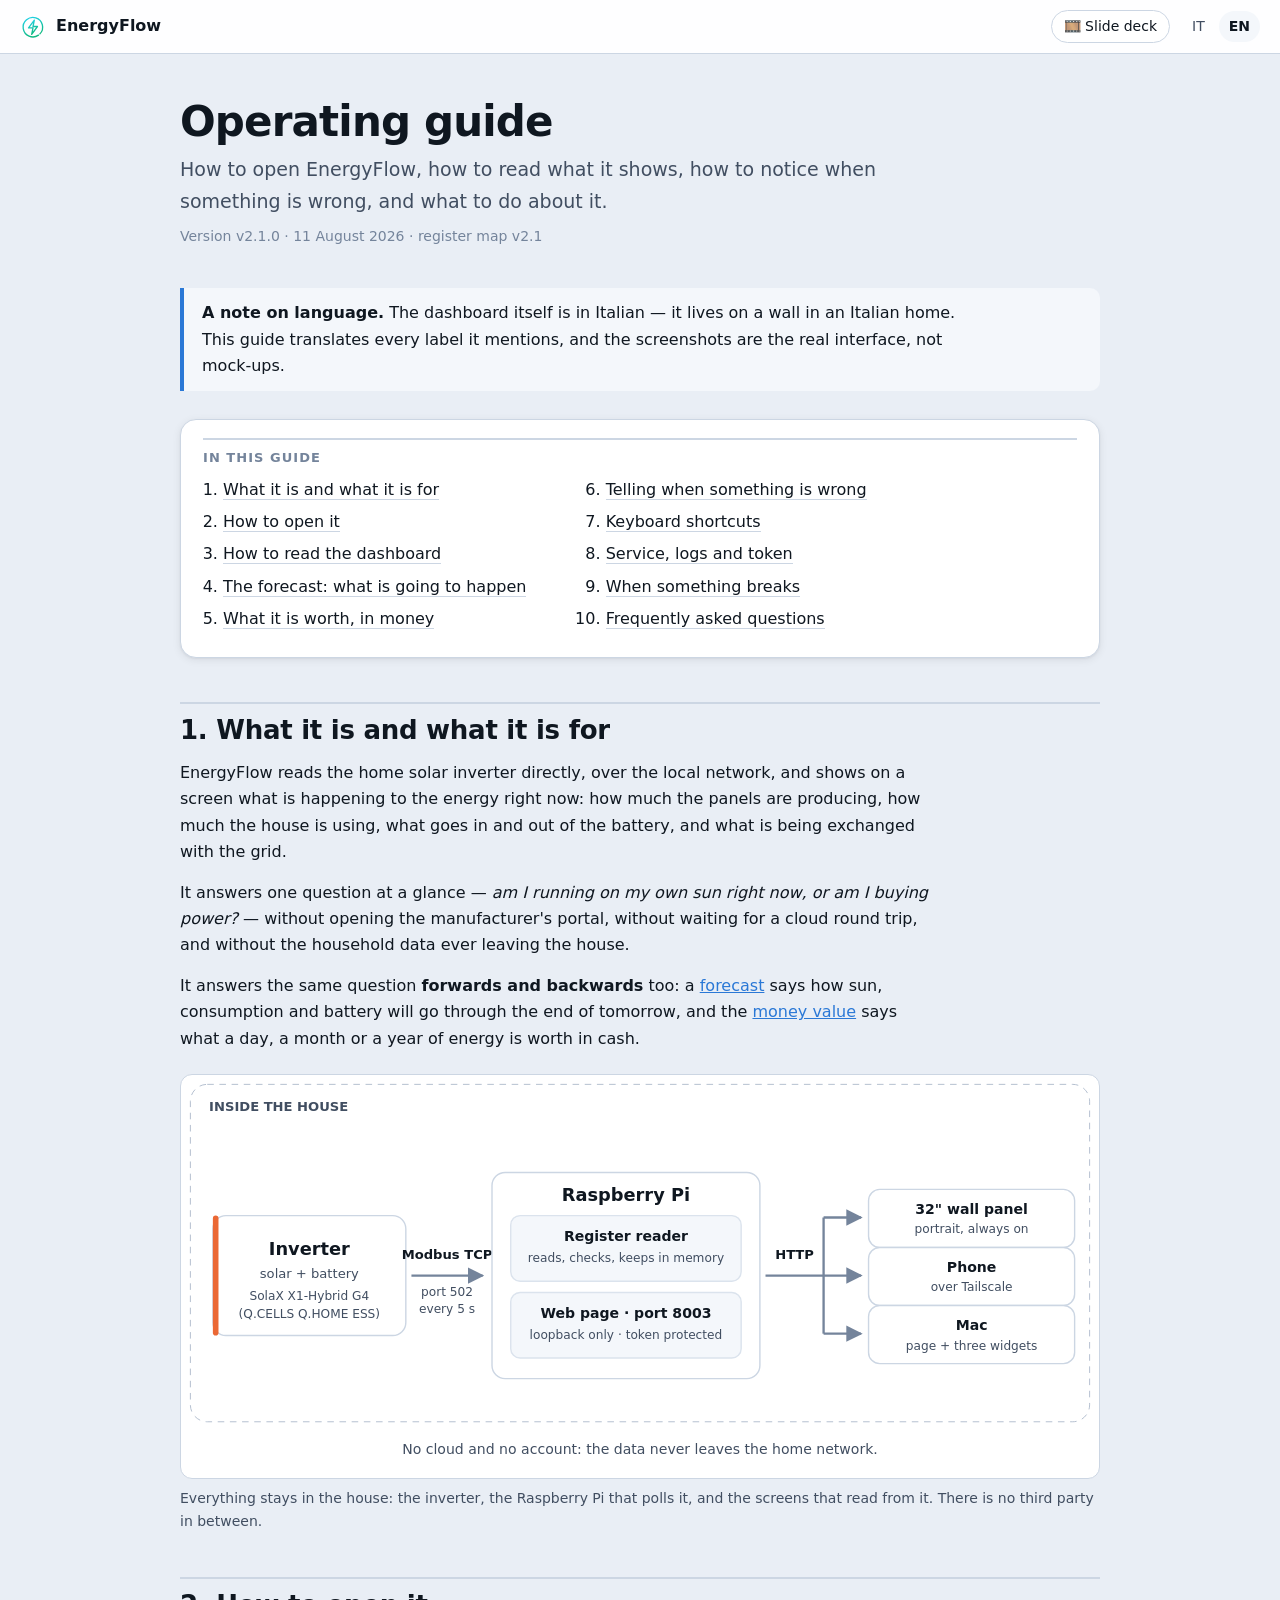
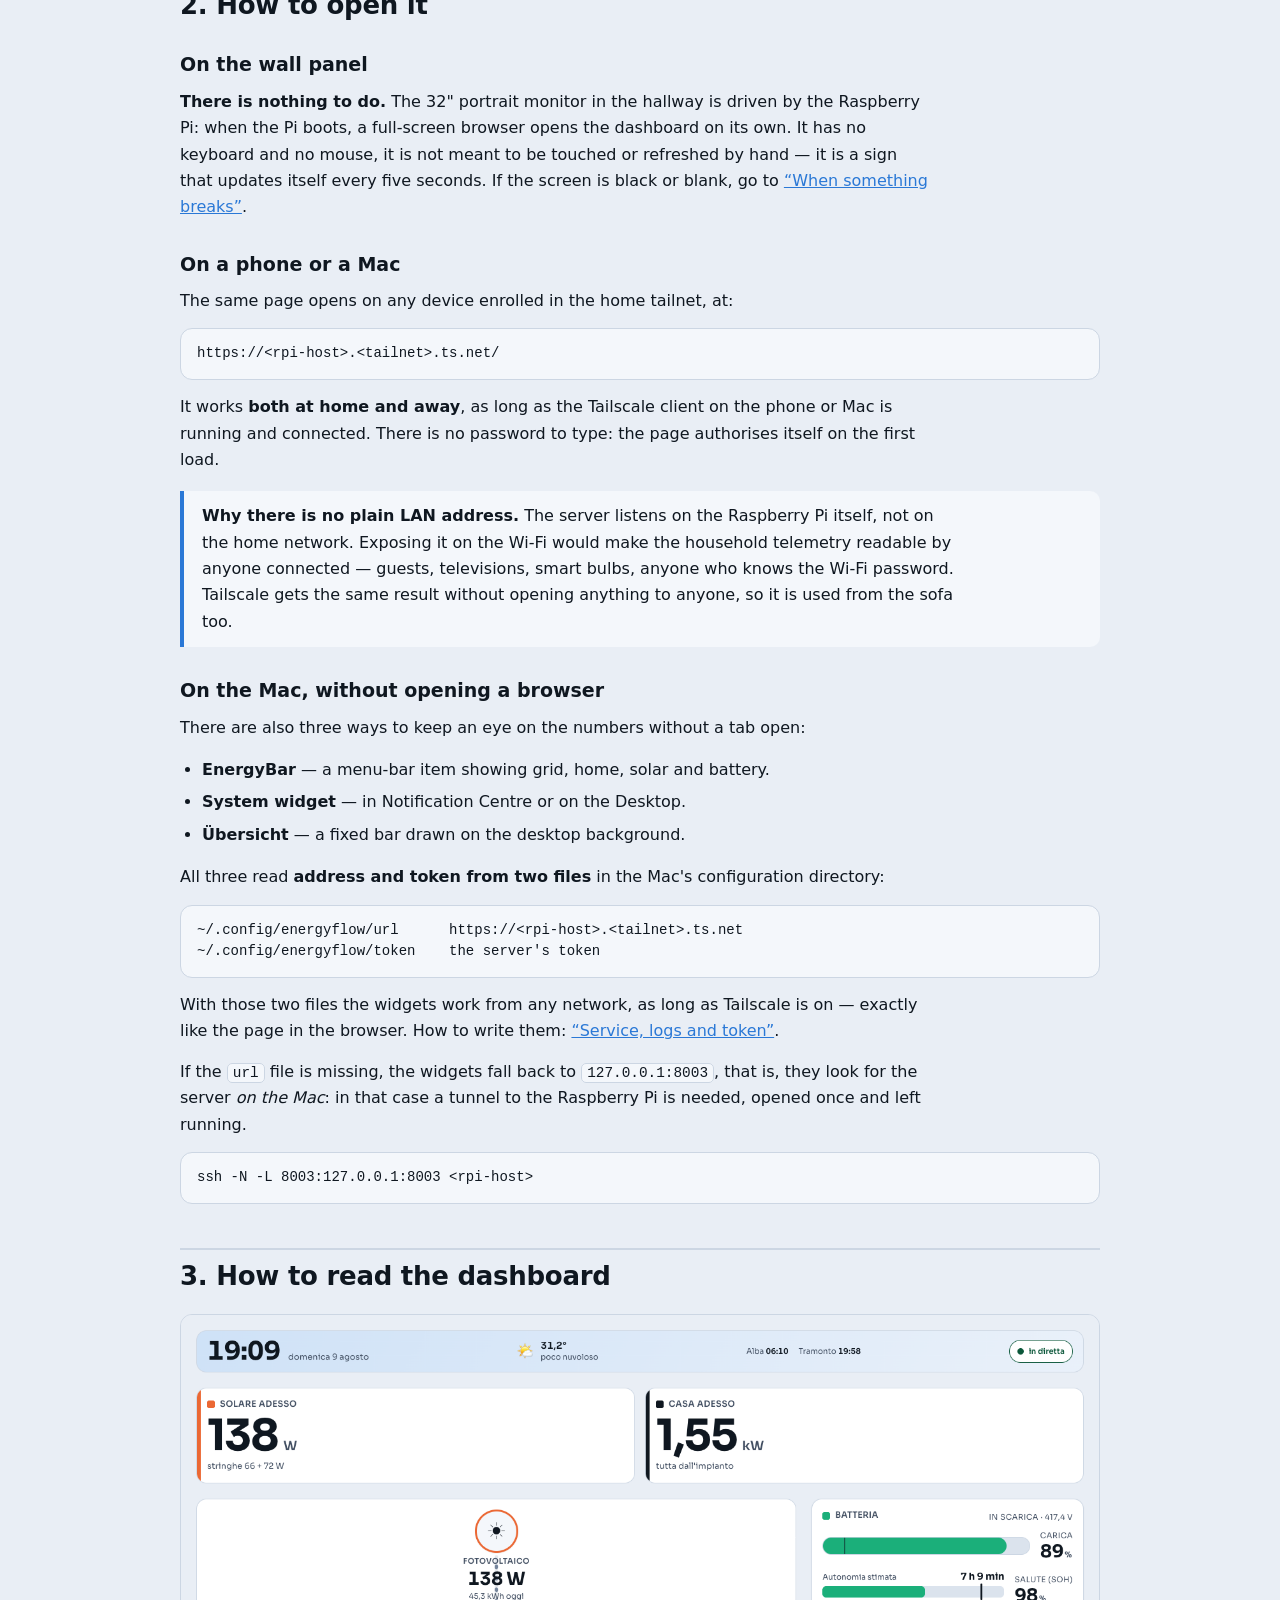
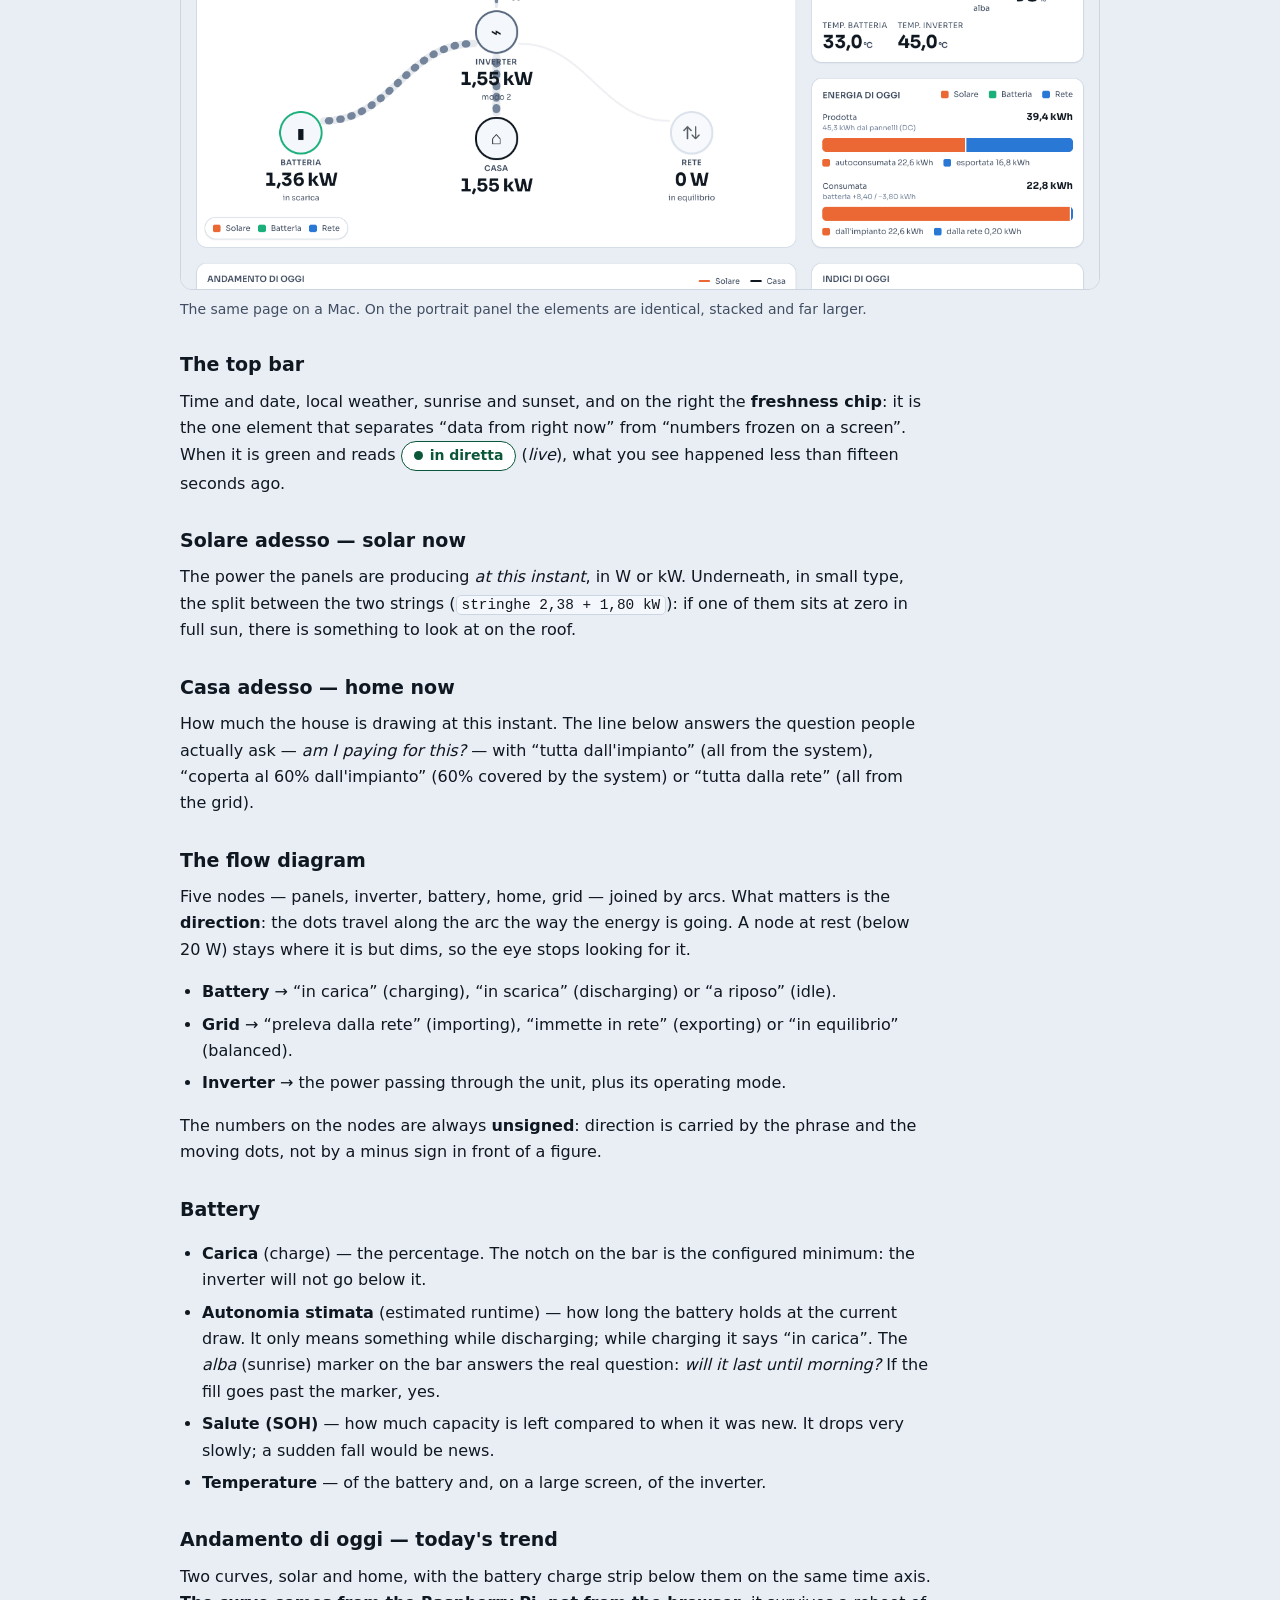
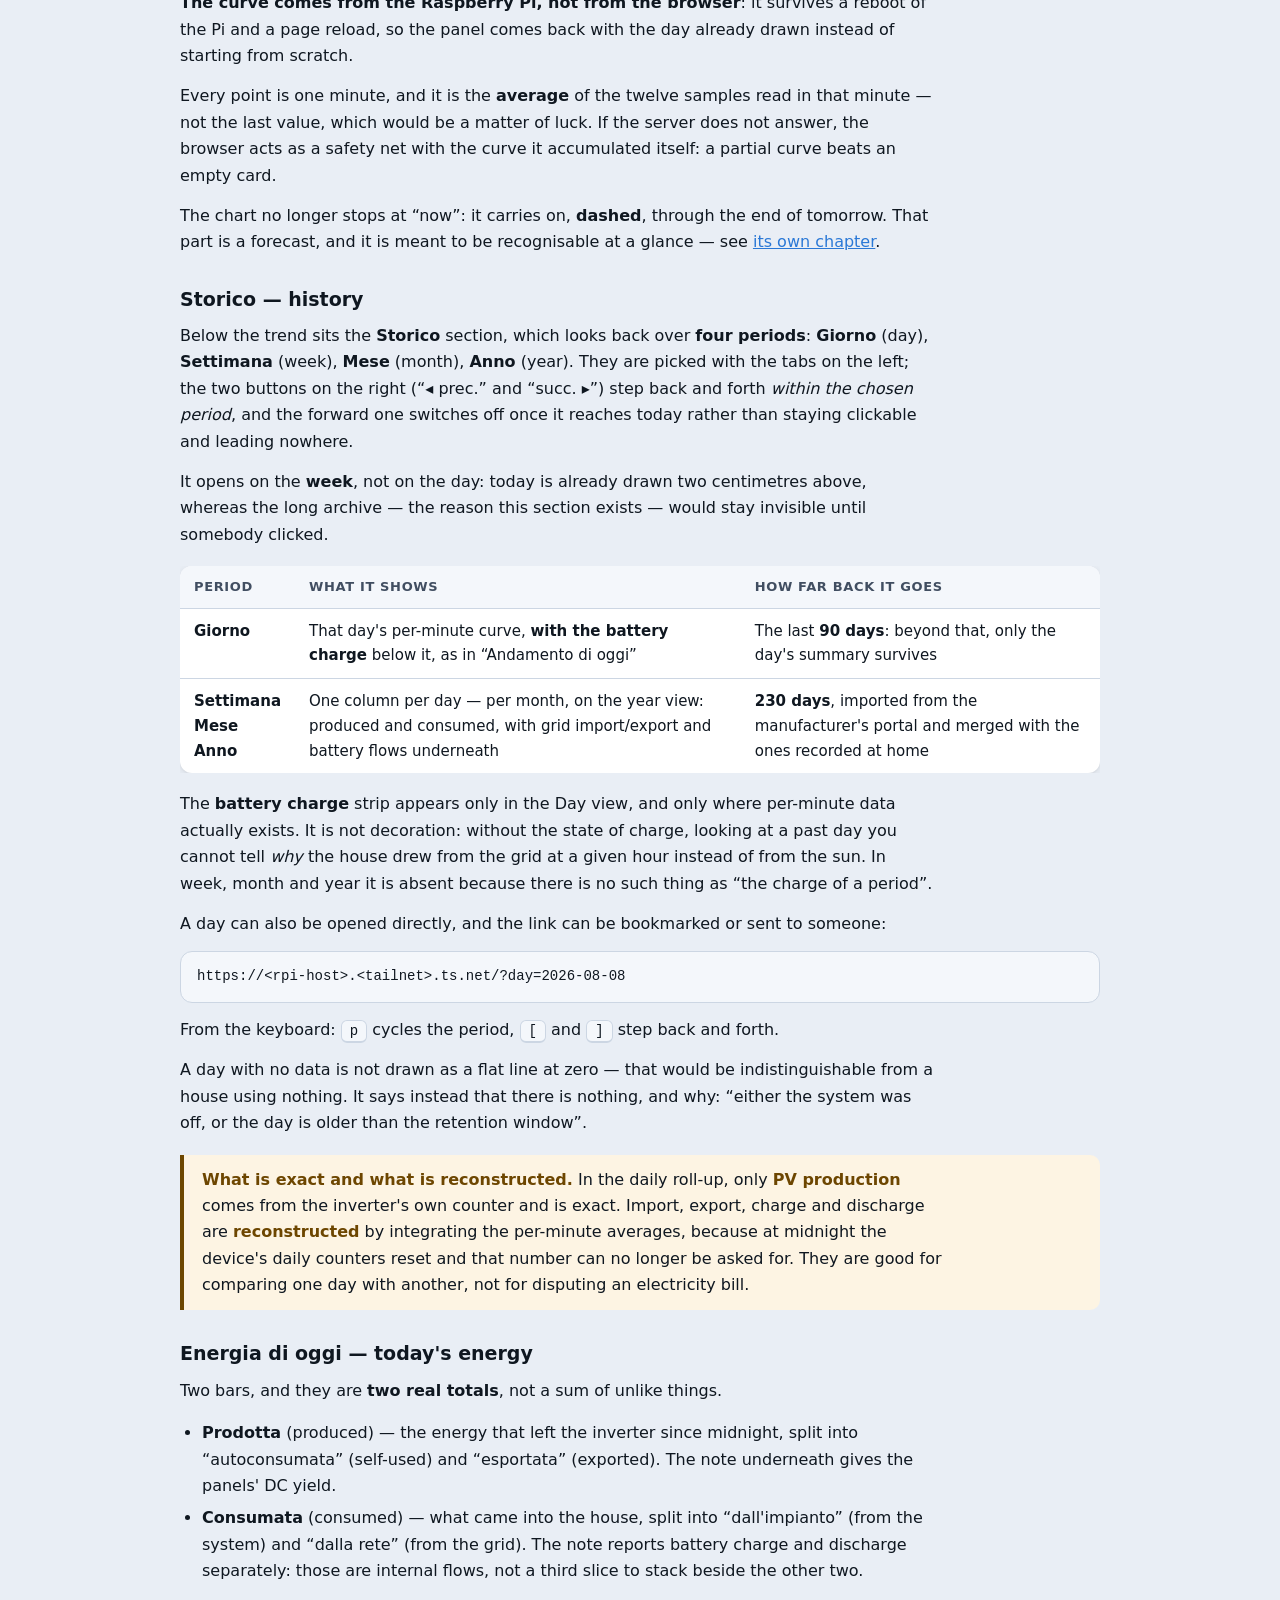
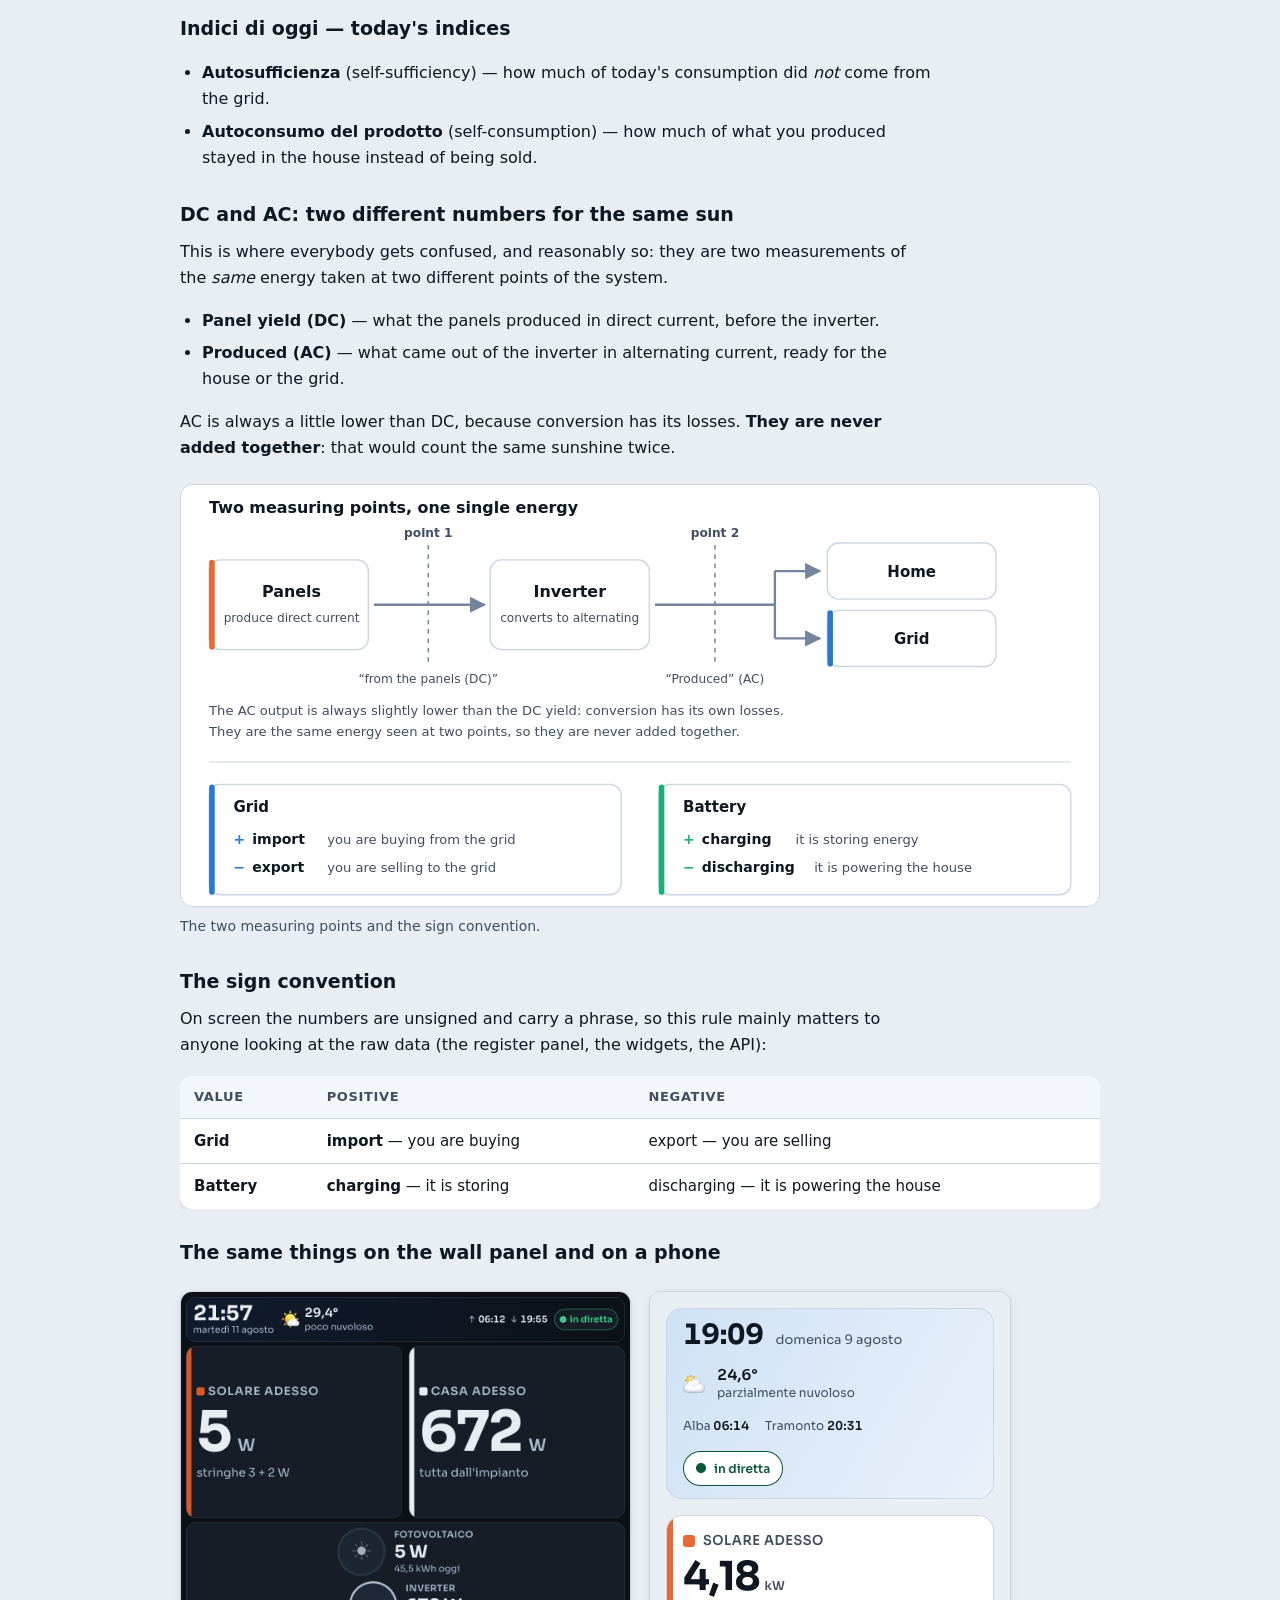
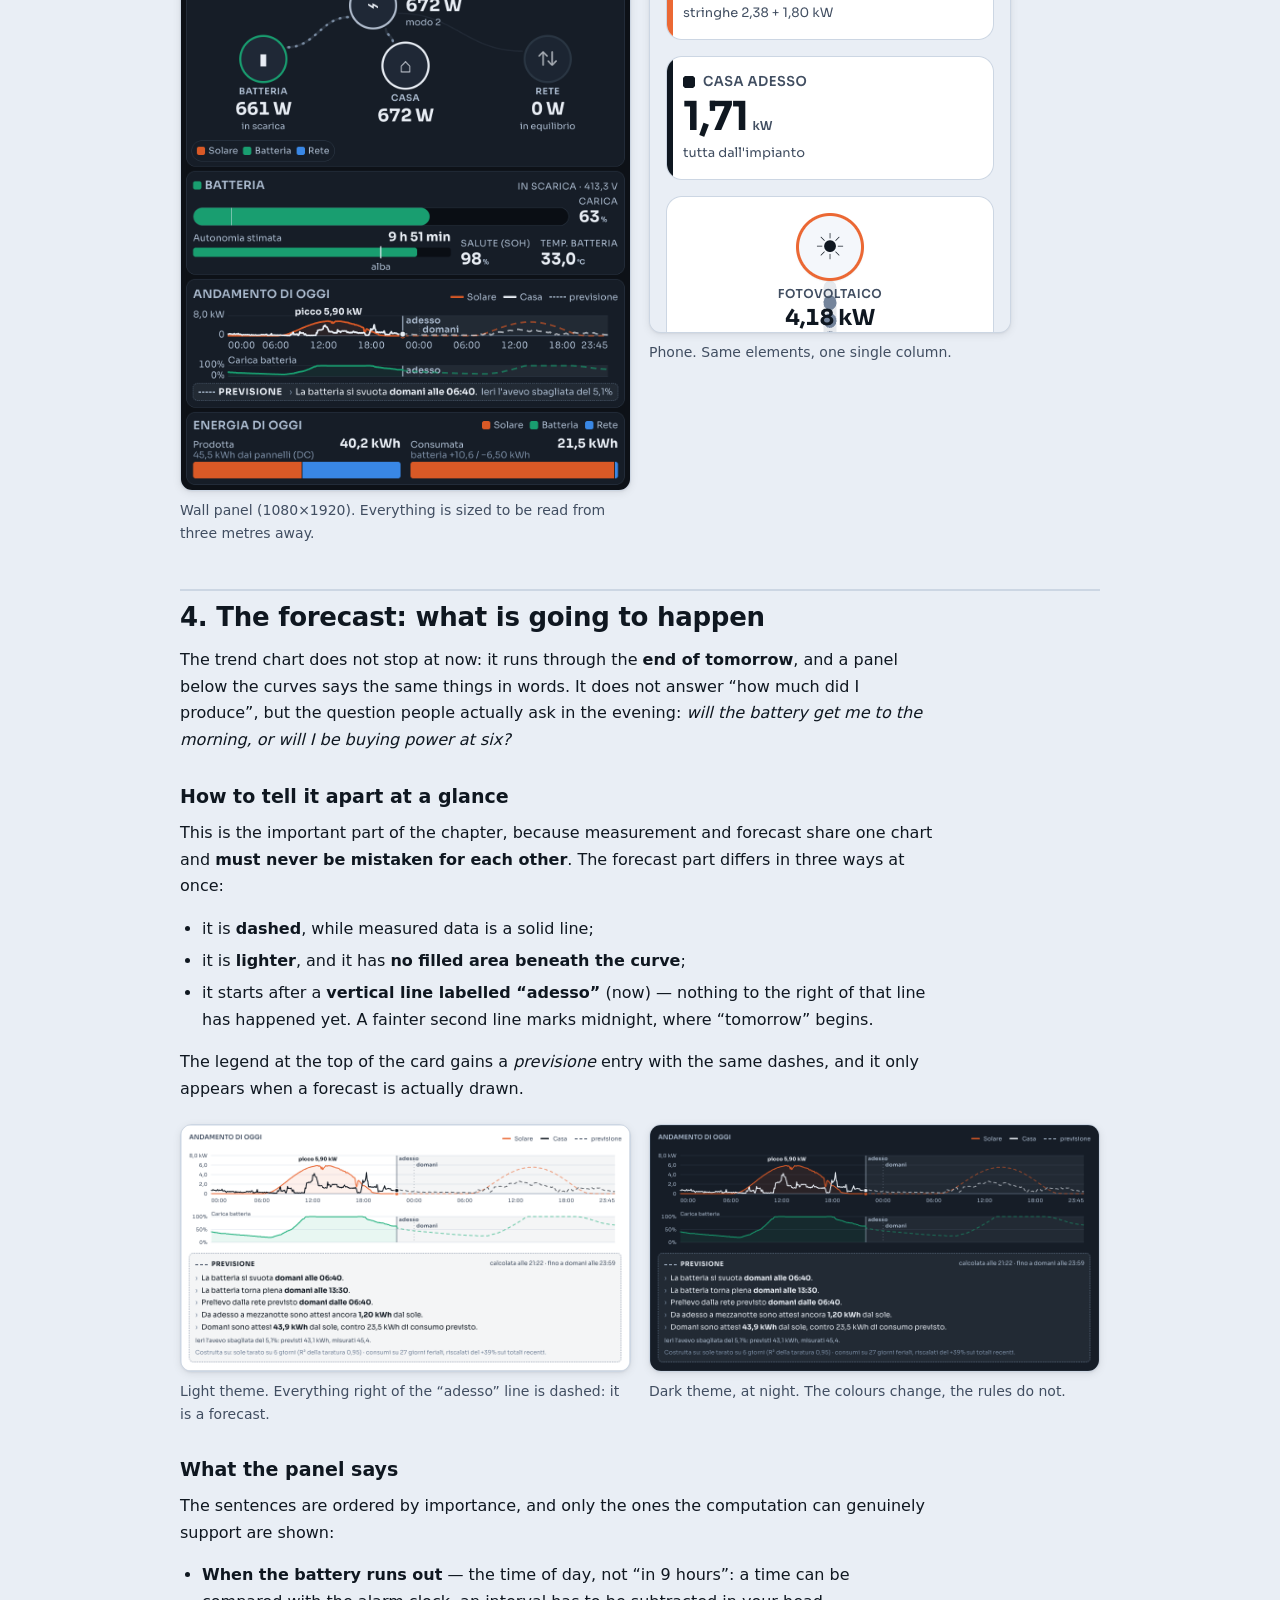
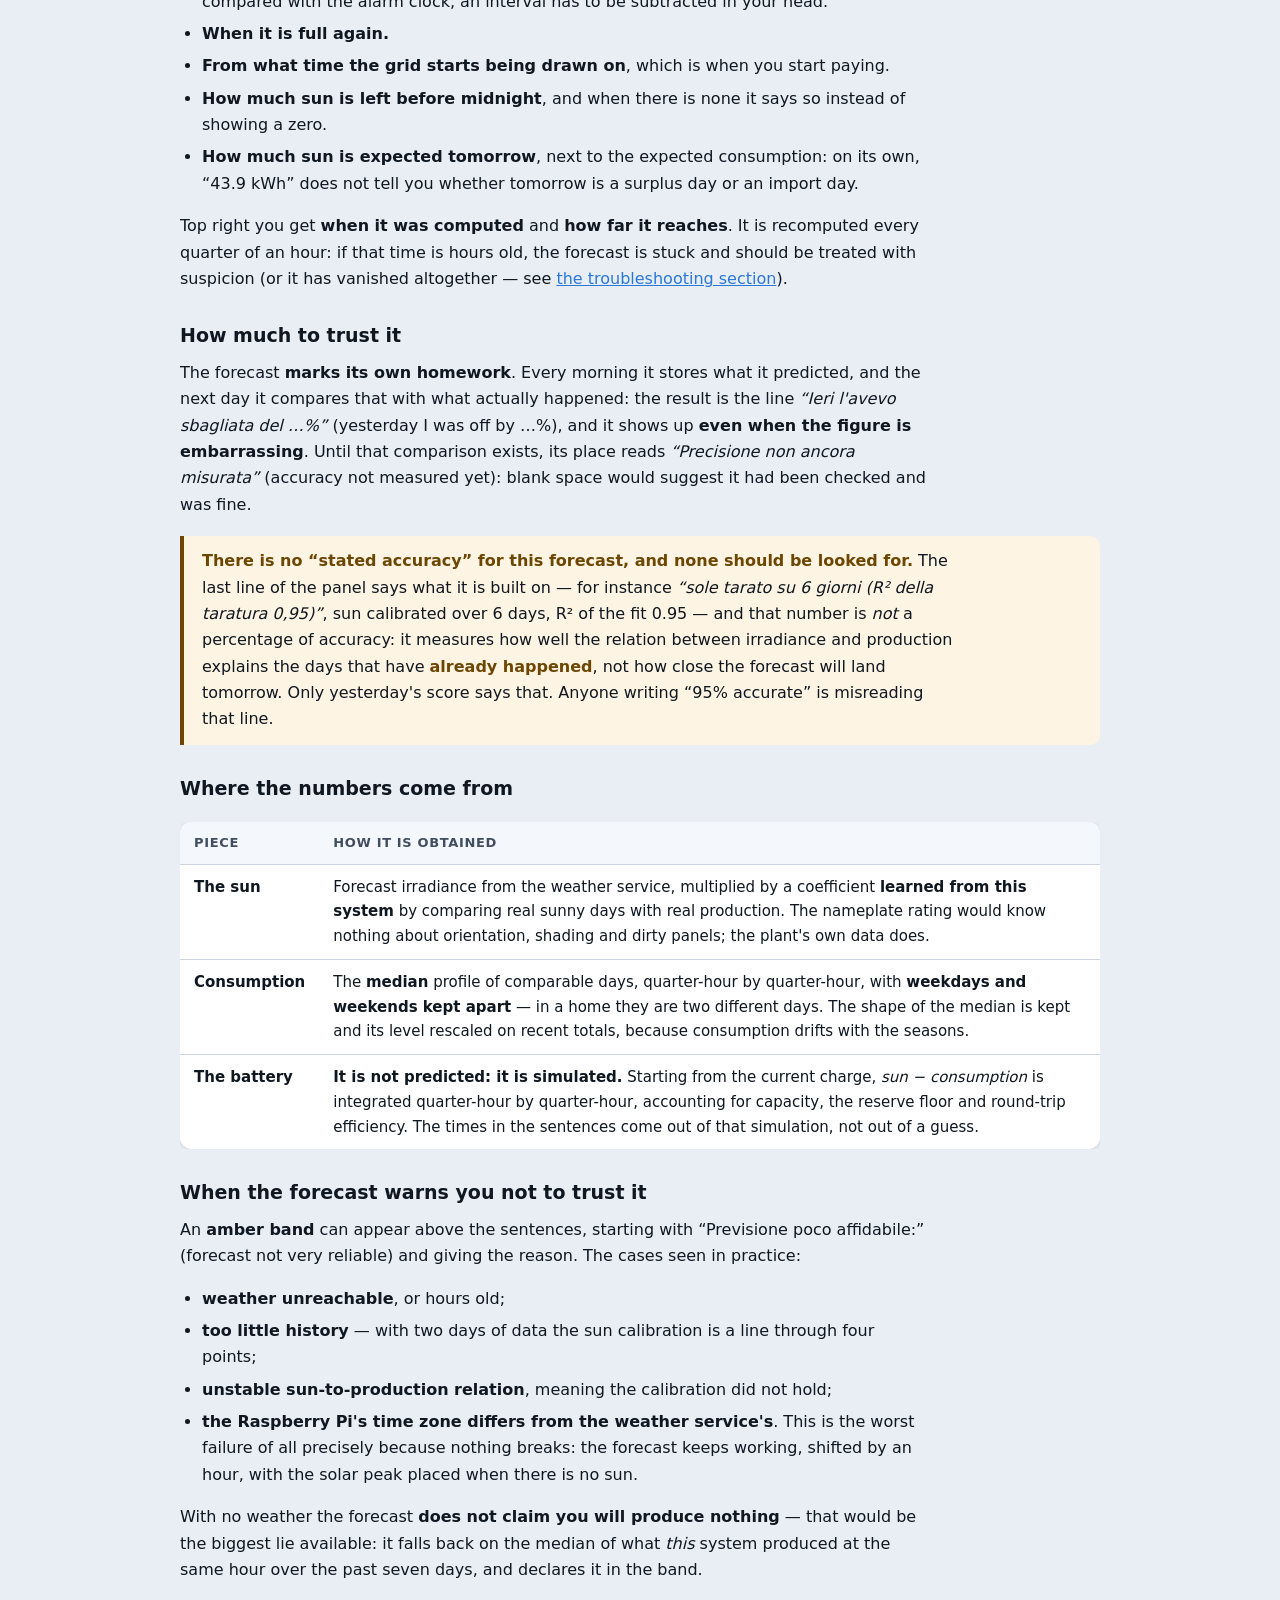
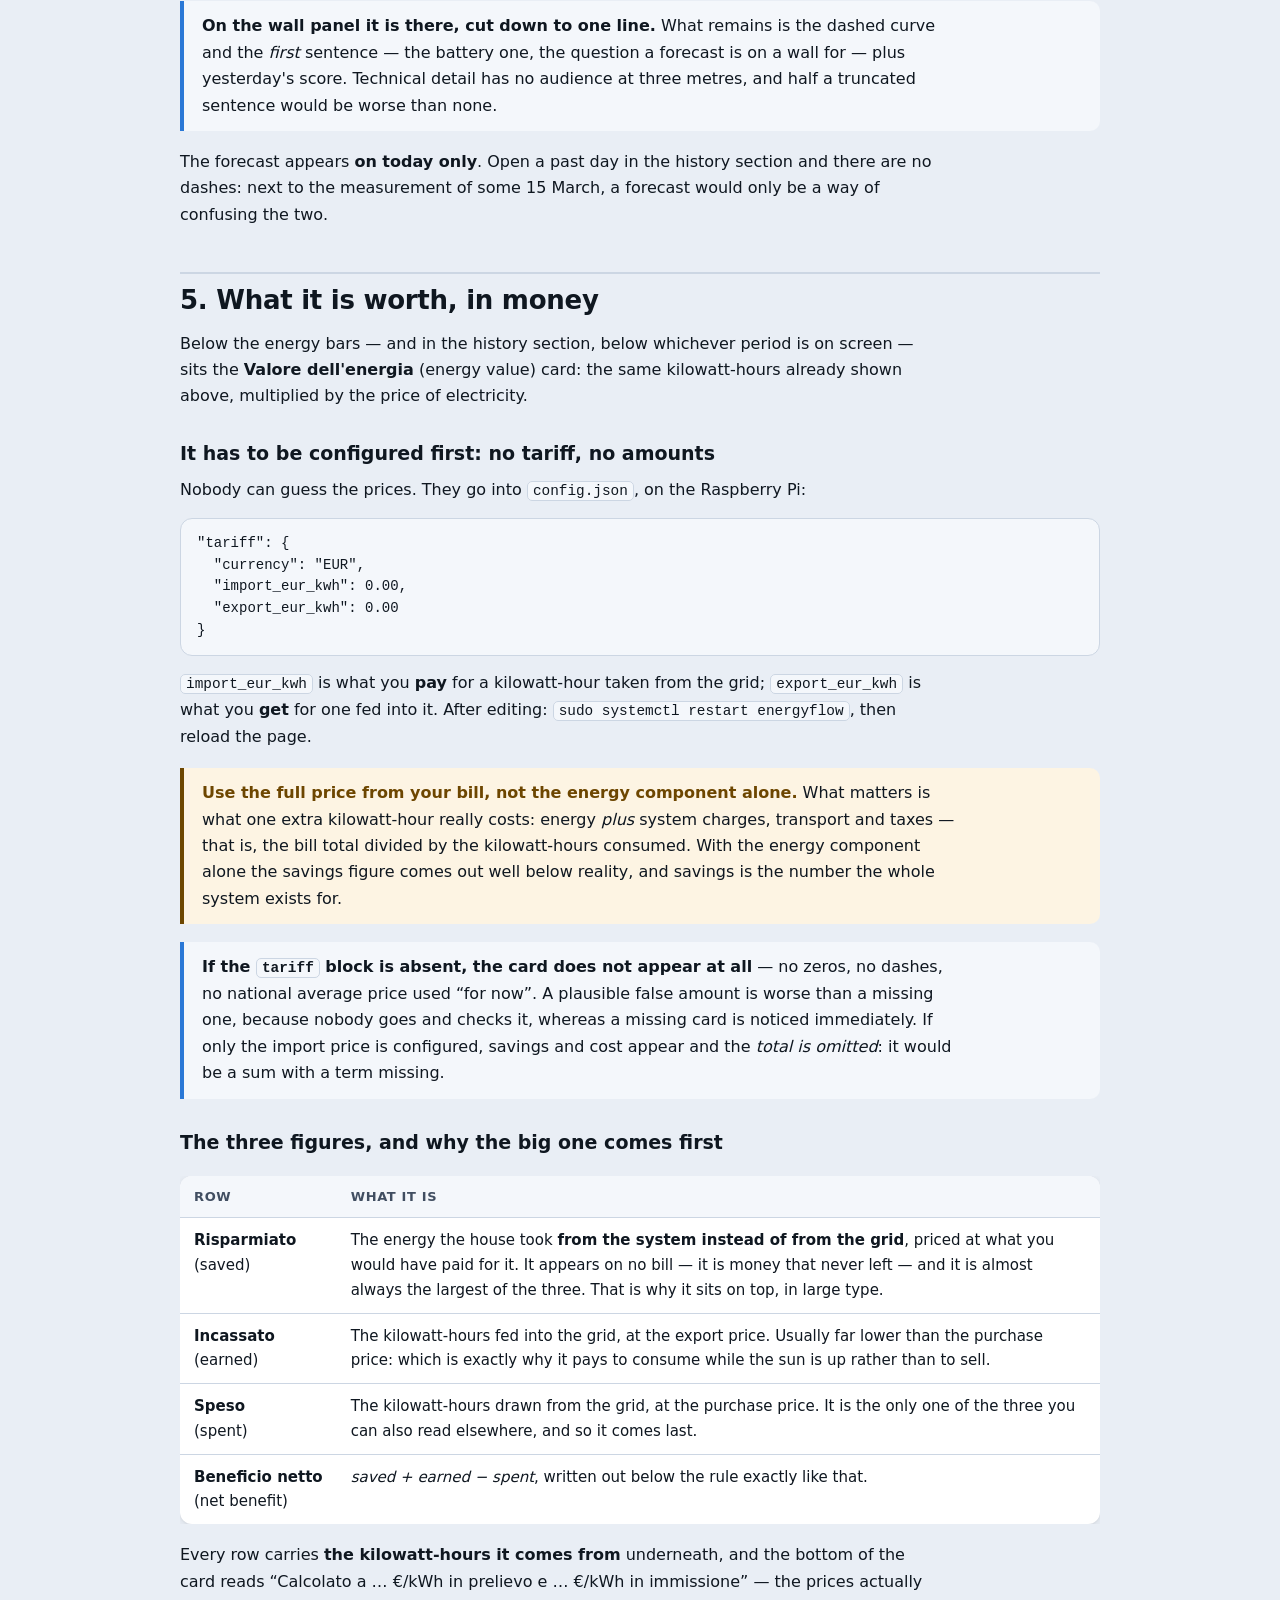
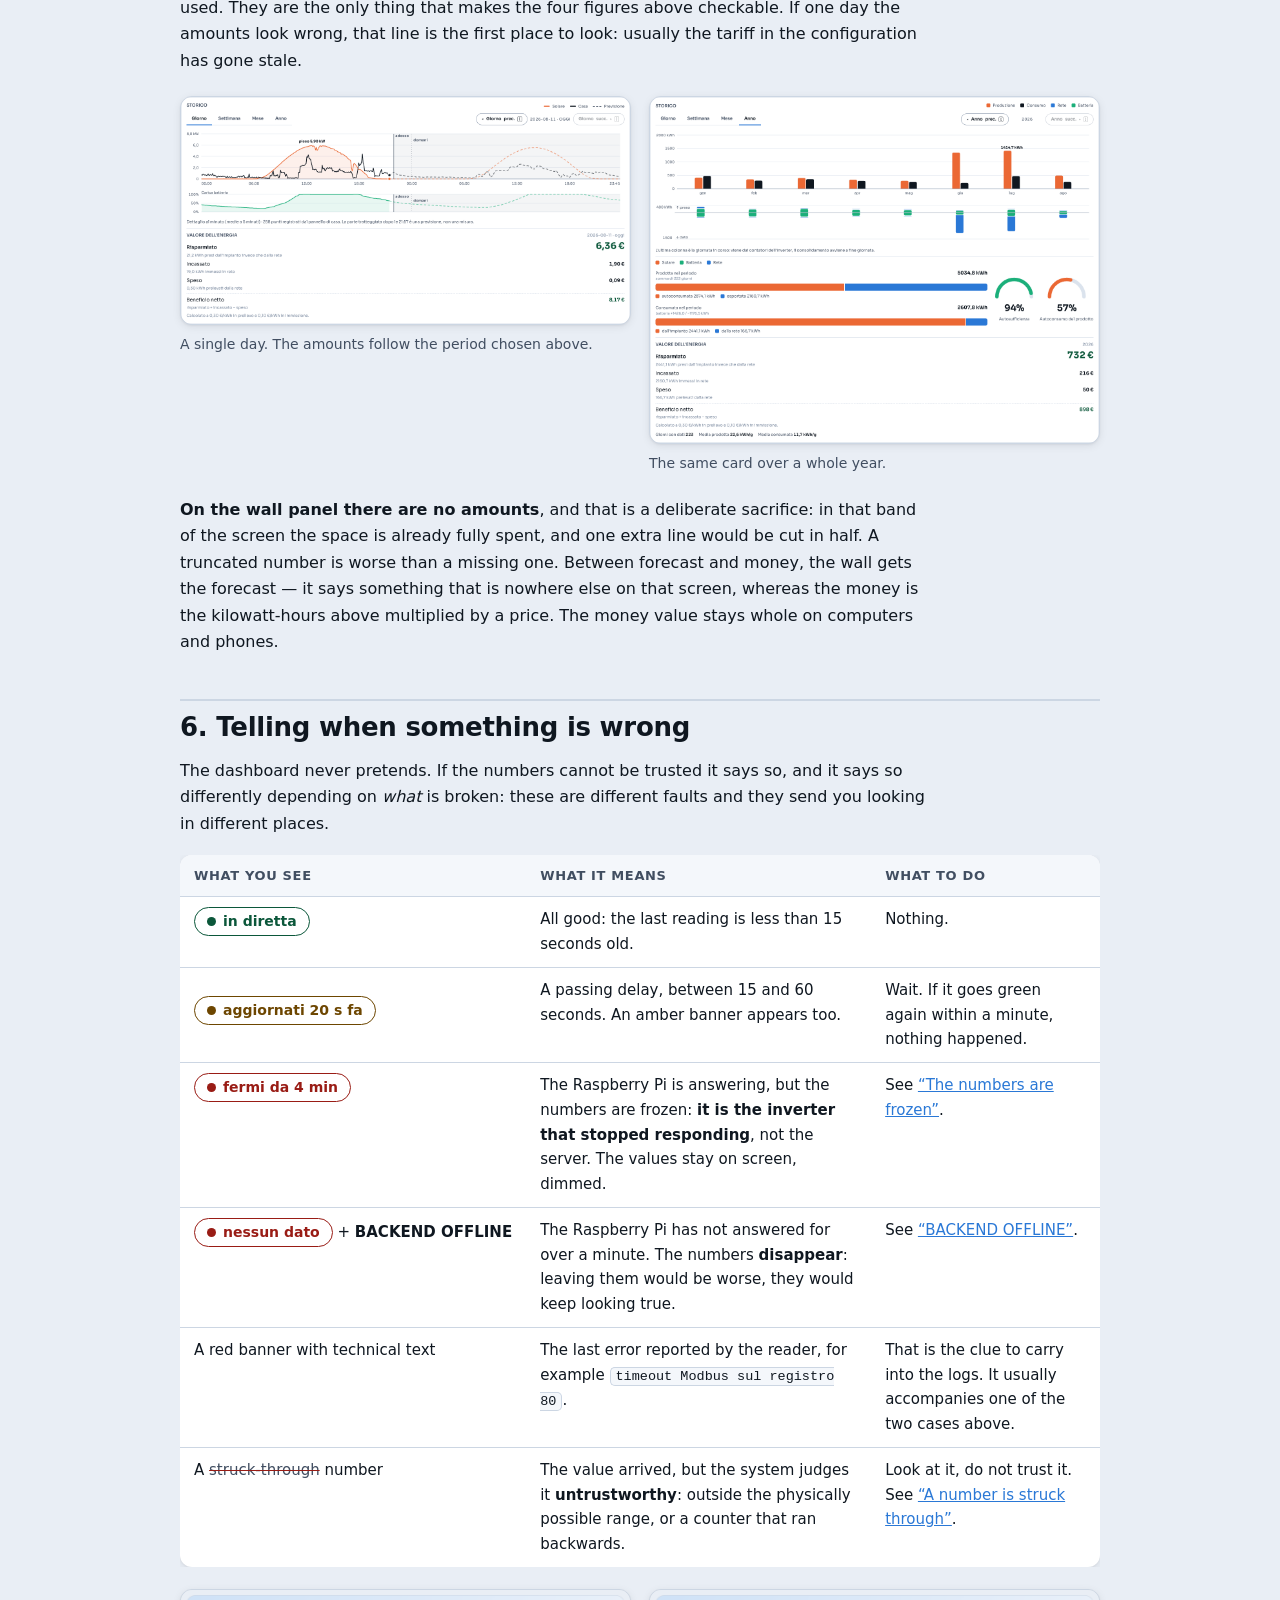
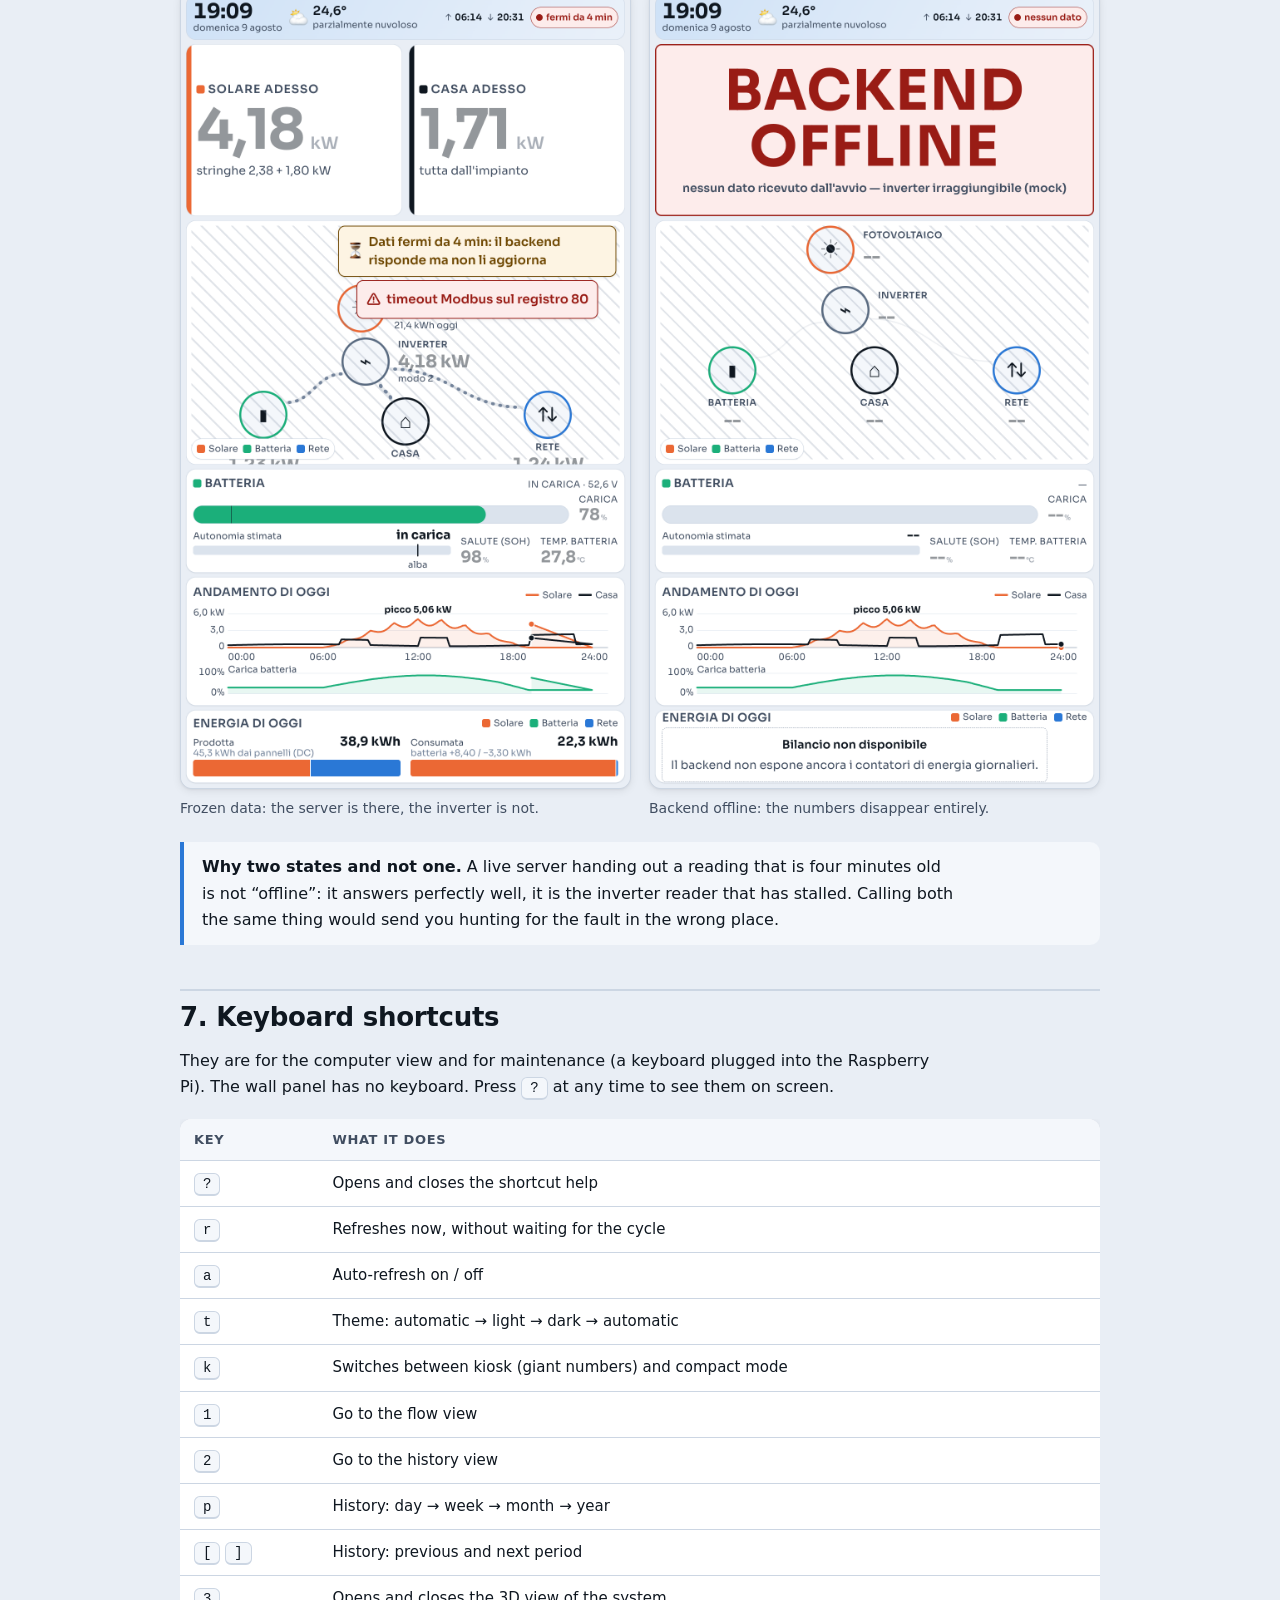
<file: docs/guide/manuale_en.html>
<!DOCTYPE html>
<html lang="en">

<head>
<meta charset="utf-8">
<meta name="viewport" content="width=device-width, initial-scale=1">
<title>EnergyFlow — Operating guide</title>
<meta name="description" content="How to open EnergyFlow, how to read the dashboard, how to tell when something is wrong, and what to do about it.">
<meta name="color-scheme" content="light dark">
<style>
/* ==========================================================================
   EnergyFlow — operating guide.
   No external dependencies: CSS inline, images local and relative.
   Colours are the app's own design tokens (static/tokens.css), so the guide
   and the product look like the same thing.
   ========================================================================== */
:root {
  --bg: #e9eef5;
  --surface: #ffffff;
  --surface-2: #f4f7fb;
  --border: #ccd6e3;
  --text: #0f1720;
  --muted: #414e61;
  --faint: #74849b;
  --solar: #eb6834;
  --grid: #2a78d6;
  --battery: #1baf7a;
  --ok: #0b573a;
  --warn: #6d4600;
  --warn-bg: #fdf4e3;
  --error: #991c15;
  --error-bg: #fdeceb;
  --code-bg: #f4f7fb;
  --shadow: 0 2px 8px rgba(13,17,23,.08), 0 1px 2px rgba(13,17,23,.05);
  color-scheme: light;
}
@media (prefers-color-scheme: dark) {
  :root {
    --bg: #0d1117;
    --surface: #161d27;
    --surface-2: #1f2836;
    --border: #33404f;
    --text: #e8edf4;
    --muted: #adbdd1;
    --faint: #7a8ca3;
    --solar: #d95926;
    --grid: #3987e5;
    --battery: #199e70;
    --ok: #3ecf8e;
    --warn: #e0a72e;
    --warn-bg: #2e2109;
    --error: #ff8a83;
    --error-bg: #3a1512;
    --code-bg: #0a0e14;
    --shadow: 0 2px 10px rgba(0,0,0,.4);
    color-scheme: dark;
  }
}

* { box-sizing: border-box; }
html { scroll-behavior: smooth; scroll-padding-top: 84px; }
body {
  margin: 0;
  background: var(--bg);
  color: var(--text);
  font: 16px/1.65 system-ui, -apple-system, "Segoe UI", Roboto, "Helvetica Neue", Arial, sans-serif;
  -webkit-text-size-adjust: 100%;
}
.wrap { max-width: 960px; margin: 0 auto; padding: 0 20px 96px; }

.topbar {
  position: sticky; top: 0; z-index: 10;
  display: flex; flex-wrap: wrap; gap: 12px; align-items: center;
  padding: 10px 20px;
  background: color-mix(in srgb, var(--surface) 92%, transparent);
  border-bottom: 1px solid var(--border);
  backdrop-filter: blur(8px);
}
.topbar__brand { display: flex; align-items: center; gap: 10px; font-weight: 700; }
.topbar__brand svg { width: 26px; height: 26px; display: block; }
.topbar__spacer { flex: 1 1 auto; }
.langs { display: flex; gap: 4px; align-items: center; font-size: 14px; }
.langs a, .langs span {
  padding: 4px 10px; border-radius: 999px; text-decoration: none; color: var(--muted);
}
.langs [aria-current="true"] { background: var(--surface-2); color: var(--text); font-weight: 700; }
.topbar a.pill {
  font-size: 14px; text-decoration: none; color: var(--text);
  border: 1px solid var(--border); border-radius: 999px; padding: 4px 12px; background: var(--surface);
}
.topbar a.pill:hover { border-color: var(--faint); }

header.hero { padding: 44px 0 8px; }
header.hero h1 { font-size: clamp(30px, 5vw, 42px); line-height: 1.15; margin: 0 0 8px; letter-spacing: -.02em; }
header.hero p.lead { font-size: 19px; color: var(--muted); margin: 0 0 8px; max-width: 62ch; }
.meta { font-size: 14px; color: var(--faint); }

nav.toc {
  background: var(--surface); border: 1px solid var(--border); border-radius: 16px;
  padding: 18px 22px; margin: 28px 0 12px; box-shadow: var(--shadow);
}
nav.toc h2 { font-size: 13px; text-transform: uppercase; letter-spacing: .08em; color: var(--faint); margin: 0 0 10px; }
nav.toc ol { margin: 0; padding-left: 20px; columns: 2; column-gap: 32px; }
nav.toc li { margin: 0 0 6px; break-inside: avoid; }
nav.toc a { color: var(--text); text-decoration: none; border-bottom: 1px solid var(--border); }
nav.toc a:hover { border-color: var(--grid); }

section { margin: 44px 0 0; }
h2 {
  font-size: 26px; line-height: 1.25; margin: 0 0 14px; letter-spacing: -.01em;
  padding-top: 10px; border-top: 2px solid var(--border);
}
h3 { font-size: 19px; margin: 28px 0 8px; }
h4 { font-size: 16px; margin: 20px 0 6px; }
p { margin: 0 0 14px; max-width: 74ch; }
ul, ol { max-width: 74ch; padding-left: 22px; }
li { margin: 0 0 6px; }
a { color: var(--grid); }
strong { font-weight: 700; }

.card {
  background: var(--surface); border: 1px solid var(--border); border-radius: 14px;
  padding: 16px 20px; margin: 18px 0; box-shadow: var(--shadow);
}
.note, .warn {
  border-left: 4px solid var(--grid); background: var(--surface-2);
  border-radius: 0 10px 10px 0; padding: 12px 18px; margin: 18px 0;
}
.note p:last-child, .warn p:last-child, .card p:last-child { margin-bottom: 0; }
.warn { border-left-color: var(--warn); background: var(--warn-bg); }
.warn strong { color: var(--warn); }

.tablewrap { overflow-x: auto; margin: 18px 0; -webkit-overflow-scrolling: touch; }
table { border-collapse: collapse; width: 100%; min-width: 480px; background: var(--surface); border-radius: 12px; overflow: hidden; box-shadow: var(--shadow); }
th, td { text-align: left; padding: 10px 14px; border-bottom: 1px solid var(--border); vertical-align: top; font-size: 15px; }
th { background: var(--surface-2); font-size: 13px; text-transform: uppercase; letter-spacing: .05em; color: var(--muted); }
tr:last-child td { border-bottom: 0; }
td.key { white-space: nowrap; }

code {
  font-family: ui-monospace, SFMono-Regular, "SF Mono", Menlo, Consolas, monospace;
  font-size: .9em; background: var(--code-bg); border: 1px solid var(--border);
  border-radius: 5px; padding: 1px 5px;
}
pre {
  background: var(--code-bg); border: 1px solid var(--border); border-radius: 12px;
  padding: 14px 16px; overflow-x: auto; margin: 14px 0; font-size: 14px; line-height: 1.55;
}
pre code { background: none; border: 0; padding: 0; font-size: inherit; }

kbd {
  font-family: ui-monospace, SFMono-Regular, Menlo, Consolas, monospace;
  background: var(--surface-2); border: 1px solid var(--border);
  border-bottom-width: 2px; border-radius: 6px;
  padding: 2px 8px; font-size: 14px; white-space: nowrap;
}

figure { margin: 22px 0; }
figure img {
  display: block; max-width: 100%; height: auto;
  border-radius: 12px; background: var(--surface); border: 1px solid var(--border);
}
figure.plain img { border: 0; background: none; }
figcaption { font-size: 14px; color: var(--muted); margin-top: 8px; }
.shots { display: flex; flex-wrap: wrap; gap: 18px; align-items: flex-start; margin: 22px 0; }
.shots figure { flex: 1 1 260px; margin: 0; }
.shots img { box-shadow: var(--shadow); }

.chip {
  display: inline-flex; align-items: center; gap: 7px; white-space: nowrap;
  border: 1px solid var(--border); border-radius: 999px; padding: 2px 12px;
  font-size: 14px; font-weight: 700; background: var(--surface);
}
.chip::before { content: ""; width: 9px; height: 9px; border-radius: 50%; background: var(--faint); }
.chip.ok { color: var(--ok); border-color: var(--ok); }
.chip.ok::before { background: var(--ok); }
.chip.warn { color: var(--warn); border-color: var(--warn); }
.chip.warn::before { background: var(--warn); }
.chip.err { color: var(--error); border-color: var(--error); }
.chip.err::before { background: var(--error); }
.sus { text-decoration: line-through; text-decoration-color: var(--error); color: var(--muted); }

details {
  background: var(--surface); border: 1px solid var(--border); border-radius: 12px;
  padding: 4px 18px; margin: 12px 0; box-shadow: var(--shadow);
}
details[open] { padding-bottom: 14px; }
summary { cursor: pointer; font-weight: 700; padding: 12px 0; list-style-position: outside; }
summary::marker { color: var(--faint); }

footer.end {
  margin-top: 56px; padding-top: 20px; border-top: 1px solid var(--border);
  font-size: 14px; color: var(--muted);
}

@media (max-width: 640px) {
  nav.toc ol { columns: 1; }
  h2 { font-size: 22px; }
  header.hero p.lead { font-size: 17px; }
}
@media print {
  .topbar { position: static; }
  details { break-inside: avoid; }
  details > summary { list-style: none; }
  details:not([open]) > *:not(summary) { display: revert; }
}
</style>
</head>

<body>

<div class="topbar">
  <span class="topbar__brand">
    <svg viewBox="0 0 256 256" aria-hidden="true">
      <defs>
        <linearGradient id="ef-bolt" x1="0" y1="0" x2="0.35" y2="1">
          <stop offset="0" stop-color="#22D3EE"/><stop offset="1" stop-color="#10B981"/>
        </linearGradient>
      </defs>
      <path fill="none" stroke="url(#ef-bolt)" stroke-width="13" stroke-linecap="round" d="M196 196a96 96 0 1 0-14 12"/>
      <path fill="none" stroke="url(#ef-bolt)" stroke-width="13" stroke-linejoin="round" stroke-linecap="round" d="M141 60 84 137h44l-13 63 57-77h-44z"/>
    </svg>
    EnergyFlow
  </span>
  <span class="topbar__spacer"></span>
  <a class="pill" href="../slides/presentazione_en.html">🎞️ Slide deck</a>
  <span class="langs">
    <a href="manuale.html" hreflang="it">IT</a>
    <span aria-current="true">EN</span>
  </span>
</div>

<div class="wrap">

<header class="hero">
  <h1>Operating guide</h1>
  <p class="lead">How to open EnergyFlow, how to read what it shows, how to notice when something
     is wrong, and what to do about it.</p>
  <p class="meta">Version v2.1.0 · 11 August 2026 · register map v2.1</p>
</header>

<div class="note">
  <p><strong>A note on language.</strong> The dashboard itself is in Italian — it lives on a wall in
     an Italian home. This guide translates every label it mentions, and the screenshots are the
     real interface, not mock-ups.</p>
</div>

<nav class="toc" aria-label="Contents">
  <h2>In this guide</h2>
  <ol>
    <li><a href="#intro">What it is and what it is for</a></li>
    <li><a href="#accesso">How to open it</a></li>
    <li><a href="#leggere">How to read the dashboard</a></li>
    <li><a href="#previsione">The forecast: what is going to happen</a></li>
    <li><a href="#euro">What it is worth, in money</a></li>
    <li><a href="#stato">Telling when something is wrong</a></li>
    <li><a href="#scorciatoie">Keyboard shortcuts</a></li>
    <li><a href="#servizio">Service, logs and token</a></li>
    <li><a href="#troubleshooting">When something breaks</a></li>
    <li><a href="#faq">Frequently asked questions</a></li>
  </ol>
</nav>

<!-- ==================================================================== -->
<section id="intro">
<h2>1. What it is and what it is for</h2>

<p>EnergyFlow reads the home solar inverter directly, over the local network, and shows on a screen
   what is happening to the energy right now: how much the panels are producing, how much the house
   is using, what goes in and out of the battery, and what is being exchanged with the grid.</p>

<p>It answers one question at a glance — <em>am I running on my own sun right now, or am I buying
   power?</em> — without opening the manufacturer's portal, without waiting for a cloud round trip,
   and without the household data ever leaving the house.</p>

<p>It answers the same question <strong>forwards and backwards</strong> too: a
   <a href="#previsione">forecast</a> says how sun, consumption and battery will go through the end
   of tomorrow, and the <a href="#euro">money value</a> says what a day, a month or a year of energy
   is worth in cash.</p>

<figure>
  <img src="assets/architettura_en.svg" alt="Diagram: the inverter speaks Modbus TCP on port 502; a Raspberry Pi polls it every 5 seconds and serves the web page on port 8003, bound to its own loopback only; the wall panel, the phone and the Mac read from there.">
  <figcaption>Everything stays in the house: the inverter, the Raspberry Pi that polls it, and the
     screens that read from it. There is no third party in between.</figcaption>
</figure>
</section>

<!-- ==================================================================== -->
<section id="accesso">
<h2>2. How to open it</h2>

<h3>On the wall panel</h3>
<p><strong>There is nothing to do.</strong> The 32" portrait monitor in the hallway is driven by the
   Raspberry Pi: when the Pi boots, a full-screen browser opens the dashboard on its own. It has no
   keyboard and no mouse, it is not meant to be touched or refreshed by hand — it is a sign that
   updates itself every five seconds. If the screen is black or blank, go to
   <a href="#troubleshooting">“When something breaks”</a>.</p>

<h3>On a phone or a Mac</h3>
<p>The same page opens on any device enrolled in the home tailnet, at:</p>
<pre><code>https://&lt;rpi-host&gt;.&lt;tailnet&gt;.ts.net/</code></pre>
<p>It works <strong>both at home and away</strong>, as long as the Tailscale client on the phone or
   Mac is running and connected. There is no password to type: the page authorises itself on the
   first load.</p>

<div class="note">
  <p><strong>Why there is no plain LAN address.</strong> The server listens on the Raspberry Pi
     itself, not on the home network. Exposing it on the Wi-Fi would make the household telemetry
     readable by anyone connected — guests, televisions, smart bulbs, anyone who knows the Wi-Fi
     password. Tailscale gets the same result without opening anything to anyone, so it is used
     from the sofa too.</p>
</div>

<h3>On the Mac, without opening a browser</h3>
<p>There are also three ways to keep an eye on the numbers without a tab open:</p>
<ul>
  <li><strong>EnergyBar</strong> — a menu-bar item showing grid, home, solar and battery.</li>
  <li><strong>System widget</strong> — in Notification Centre or on the Desktop.</li>
  <li><strong>Übersicht</strong> — a fixed bar drawn on the desktop background.</li>
</ul>
<p>All three read <strong>address and token from two files</strong> in the Mac's configuration
   directory:</p>
<pre><code>~/.config/energyflow/url      https://&lt;rpi-host&gt;.&lt;tailnet&gt;.ts.net
~/.config/energyflow/token    the server's token</code></pre>
<p>With those two files the widgets work from any network, as long as Tailscale is on — exactly like
   the page in the browser. How to write them: <a href="#servizio">“Service, logs and token”</a>.</p>
<p>If the <code>url</code> file is missing, the widgets fall back to <code>127.0.0.1:8003</code>,
   that is, they look for the server <em>on the Mac</em>: in that case a tunnel to the Raspberry Pi
   is needed, opened once and left running.</p>
<pre><code>ssh -N -L 8003:127.0.0.1:8003 &lt;rpi-host&gt;</code></pre>
</section>

<!-- ==================================================================== -->
<section id="leggere">
<h2>3. How to read the dashboard</h2>

<figure>
  <img src="../screenshots/desktop-chiaro.png" alt="The dashboard on a wide screen: status bar at the top, the two headline numbers, the flow diagram, the battery card, today's energy.">
  <figcaption>The same page on a Mac. On the portrait panel the elements are identical, stacked and
     far larger.</figcaption>
</figure>

<h3>The top bar</h3>
<p>Time and date, local weather, sunrise and sunset, and on the right the
   <strong>freshness chip</strong>: it is the one element that separates “data from right now” from
   “numbers frozen on a screen”. When it is green and reads <span class="chip ok">in diretta</span>
   (<em>live</em>), what you see happened less than fifteen seconds ago.</p>

<h3>Solare adesso — solar now</h3>
<p>The power the panels are producing <em>at this instant</em>, in W or kW. Underneath, in small
   type, the split between the two strings (<code>stringhe 2,38 + 1,80 kW</code>): if one of them
   sits at zero in full sun, there is something to look at on the roof.</p>

<h3>Casa adesso — home now</h3>
<p>How much the house is drawing at this instant. The line below answers the question people
   actually ask — <em>am I paying for this?</em> — with “tutta dall'impianto” (all from the system),
   “coperta al 60% dall'impianto” (60% covered by the system) or “tutta dalla rete” (all from the
   grid).</p>

<h3>The flow diagram</h3>
<p>Five nodes — panels, inverter, battery, home, grid — joined by arcs. What matters is the
   <strong>direction</strong>: the dots travel along the arc the way the energy is going. A node at
   rest (below 20 W) stays where it is but dims, so the eye stops looking for it.</p>
<ul>
  <li><strong>Battery</strong> → “in carica” (charging), “in scarica” (discharging) or “a riposo” (idle).</li>
  <li><strong>Grid</strong> → “preleva dalla rete” (importing), “immette in rete” (exporting) or “in equilibrio” (balanced).</li>
  <li><strong>Inverter</strong> → the power passing through the unit, plus its operating mode.</li>
</ul>
<p>The numbers on the nodes are always <strong>unsigned</strong>: direction is carried by the phrase
   and the moving dots, not by a minus sign in front of a figure.</p>

<h3>Battery</h3>
<ul>
  <li><strong>Carica</strong> (charge) — the percentage. The notch on the bar is the configured
      minimum: the inverter will not go below it.</li>
  <li><strong>Autonomia stimata</strong> (estimated runtime) — how long the battery holds at the
      current draw. It only means something while discharging; while charging it says “in carica”.
      The <em>alba</em> (sunrise) marker on the bar answers the real question: <em>will it last
      until morning?</em> If the fill goes past the marker, yes.</li>
  <li><strong>Salute (SOH)</strong> — how much capacity is left compared to when it was new. It
      drops very slowly; a sudden fall would be news.</li>
  <li><strong>Temperature</strong> — of the battery and, on a large screen, of the inverter.</li>
</ul>

<h3>Andamento di oggi — today's trend</h3>
<p>Two curves, solar and home, with the battery charge strip below them on the same time axis.
   <strong>The curve comes from the Raspberry Pi, not from the browser</strong>: it survives a
   reboot of the Pi and a page reload, so the panel comes back with the day already drawn instead of
   starting from scratch.</p>
<p>Every point is one minute, and it is the <strong>average</strong> of the twelve samples read in
   that minute — not the last value, which would be a matter of luck. If the server does not answer,
   the browser acts as a safety net with the curve it accumulated itself: a partial curve beats an
   empty card.</p>
<p>The chart no longer stops at “now”: it carries on, <strong>dashed</strong>, through the end of
   tomorrow. That part is a forecast, and it is meant to be recognisable at a glance — see
   <a href="#previsione">its own chapter</a>.</p>

<h3 id="storico">Storico — history</h3>
<p>Below the trend sits the <strong>Storico</strong> section, which looks back over
   <strong>four periods</strong>: <strong>Giorno</strong> (day), <strong>Settimana</strong> (week),
   <strong>Mese</strong> (month), <strong>Anno</strong> (year). They are picked with the tabs on the
   left; the two buttons on the right (“◂ prec.” and “succ. ▸”) step back and forth <em>within the
   chosen period</em>, and the forward one switches off once it reaches today rather than staying
   clickable and leading nowhere.</p>
<p>It opens on the <strong>week</strong>, not on the day: today is already drawn two centimetres
   above, whereas the long archive — the reason this section exists — would stay invisible until
   somebody clicked.</p>
<div class="tablewrap">
<table>
  <thead><tr><th>Period</th><th>What it shows</th><th>How far back it goes</th></tr></thead>
  <tbody>
    <tr><td class="key"><strong>Giorno</strong></td>
        <td>That day's per-minute curve, <strong>with the battery charge</strong> below it, as in
            “Andamento di oggi”</td>
        <td>The last <strong>90 days</strong>: beyond that, only the day's summary survives</td></tr>
    <tr><td class="key"><strong>Settimana</strong><br><strong>Mese</strong><br><strong>Anno</strong></td>
        <td>One column per day — per month, on the year view: produced and consumed, with grid
            import/export and battery flows underneath</td>
        <td><strong>230 days</strong>, imported from the manufacturer's portal and merged with the
            ones recorded at home</td></tr>
  </tbody>
</table>
</div>
<p>The <strong>battery charge</strong> strip appears only in the Day view, and only where per-minute
   data actually exists. It is not decoration: without the state of charge, looking at a past day you
   cannot tell <em>why</em> the house drew from the grid at a given hour instead of from the sun. In
   week, month and year it is absent because there is no such thing as “the charge of a period”.</p>
<p>A day can also be opened directly, and the link can be bookmarked or sent to someone:</p>
<pre><code>https://&lt;rpi-host&gt;.&lt;tailnet&gt;.ts.net/?day=2026-08-08</code></pre>
<p>From the keyboard: <kbd>p</kbd> cycles the period, <kbd>[</kbd> and <kbd>]</kbd> step back and
   forth.</p>
<p>A day with no data is not drawn as a flat line at zero — that would be indistinguishable from a
   house using nothing. It says instead that there is nothing, and why: “either the system was off,
   or the day is older than the retention window”.</p>

<div class="warn">
  <p><strong>What is exact and what is reconstructed.</strong> In the daily roll-up, only
     <strong>PV production</strong> comes from the inverter's own counter and is exact. Import,
     export, charge and discharge are <strong>reconstructed</strong> by integrating the per-minute
     averages, because at midnight the device's daily counters reset and that number can no longer
     be asked for. They are good for comparing one day with another, not for disputing an
     electricity bill.</p>
</div>

<h3>Energia di oggi — today's energy</h3>
<p>Two bars, and they are <strong>two real totals</strong>, not a sum of unlike things.</p>
<ul>
  <li><strong>Prodotta</strong> (produced) — the energy that left the inverter since midnight, split
      into “autoconsumata” (self-used) and “esportata” (exported). The note underneath gives the
      panels' DC yield.</li>
  <li><strong>Consumata</strong> (consumed) — what came into the house, split into “dall'impianto”
      (from the system) and “dalla rete” (from the grid). The note reports battery charge and
      discharge separately: those are internal flows, not a third slice to stack beside the other
      two.</li>
</ul>

<h3>Indici di oggi — today's indices</h3>
<ul>
  <li><strong>Autosufficienza</strong> (self-sufficiency) — how much of today's consumption did
      <em>not</em> come from the grid.</li>
  <li><strong>Autoconsumo del prodotto</strong> (self-consumption) — how much of what you produced
      stayed in the house instead of being sold.</li>
</ul>

<h3 id="dc-ac">DC and AC: two different numbers for the same sun</h3>
<p>This is where everybody gets confused, and reasonably so: they are two measurements of the
   <em>same</em> energy taken at two different points of the system.</p>
<ul>
  <li><strong>Panel yield (DC)</strong> — what the panels produced in direct current, before the
      inverter.</li>
  <li><strong>Produced (AC)</strong> — what came out of the inverter in alternating current, ready
      for the house or the grid.</li>
</ul>
<p>AC is always a little lower than DC, because conversion has its losses. <strong>They are never
   added together</strong>: that would count the same sunshine twice.</p>

<figure>
  <img src="assets/misure_en.svg" alt="Diagram: the panels produce direct current (point 1, “from the panels DC”), the inverter converts to alternating current (point 2, “Produced”), and from there the energy goes to the house or to the grid. Below, the sign convention: grid positive means import, negative means export; battery positive means charging, negative means discharging.">
  <figcaption>The two measuring points and the sign convention.</figcaption>
</figure>

<h3>The sign convention</h3>
<p>On screen the numbers are unsigned and carry a phrase, so this rule mainly matters to anyone
   looking at the raw data (the register panel, the widgets, the API):</p>
<div class="tablewrap">
<table>
  <thead><tr><th>Value</th><th>Positive</th><th>Negative</th></tr></thead>
  <tbody>
    <tr><td class="key"><strong>Grid</strong></td><td><strong>import</strong> — you are buying</td><td>export — you are selling</td></tr>
    <tr><td class="key"><strong>Battery</strong></td><td><strong>charging</strong> — it is storing</td><td>discharging — it is powering the house</td></tr>
  </tbody>
</table>
</div>

<h3>The same things on the wall panel and on a phone</h3>
<div class="shots">
  <figure>
    <img src="../screenshots/kiosk-previsione.png" alt="The dashboard on the portrait wall panel: very large numbers, flow diagram in the middle, battery, the trend with its dashed forecast, and today's energy.">
    <figcaption>Wall panel (1080×1920). Everything is sized to be read from three metres away.</figcaption>
  </figure>
  <figure>
    <img src="../screenshots/mobile.png" alt="The dashboard on a phone: the same elements in a single column.">
    <figcaption>Phone. Same elements, one single column.</figcaption>
  </figure>
</div>
</section>

<!-- ==================================================================== -->
<section id="previsione">
<h2>4. The forecast: what is going to happen</h2>

<p>The trend chart does not stop at now: it runs through the <strong>end of tomorrow</strong>, and a
   panel below the curves says the same things in words. It does not answer “how much did I
   produce”, but the question people actually ask in the evening: <em>will the battery get me to
   the morning, or will I be buying power at six?</em></p>

<h3>How to tell it apart at a glance</h3>
<p>This is the important part of the chapter, because measurement and forecast share one chart and
   <strong>must never be mistaken for each other</strong>. The forecast part differs in three ways at
   once:</p>
<ul>
  <li>it is <strong>dashed</strong>, while measured data is a solid line;</li>
  <li>it is <strong>lighter</strong>, and it has <strong>no filled area beneath the curve</strong>;</li>
  <li>it starts after a <strong>vertical line labelled “adesso”</strong> (now) — nothing to the right
      of that line has happened yet. A fainter second line marks midnight, where “tomorrow” begins.</li>
</ul>
<p>The legend at the top of the card gains a <em>previsione</em> entry with the same dashes, and it
   only appears when a forecast is actually drawn.</p>

<div class="shots">
  <figure>
    <img src="../screenshots/previsione.png" alt="The trend chart: up to the “adesso” line the curves are solid and filled, after it they turn dashed and pale through the end of tomorrow. Below, the “Previsione” panel with the sentences.">
    <figcaption>Light theme. Everything right of the “adesso” line is dashed: it is a forecast.</figcaption>
  </figure>
  <figure>
    <img src="../screenshots/previsione-notte.png" alt="The same card in the dark theme, with the same dashed curves after the “adesso” line.">
    <figcaption>Dark theme, at night. The colours change, the rules do not.</figcaption>
  </figure>
</div>

<h3>What the panel says</h3>
<p>The sentences are ordered by importance, and only the ones the computation can genuinely support
   are shown:</p>
<ul>
  <li><strong>When the battery runs out</strong> — the time of day, not “in 9 hours”: a time can be
      compared with the alarm clock, an interval has to be subtracted in your head.</li>
  <li><strong>When it is full again.</strong></li>
  <li><strong>From what time the grid starts being drawn on</strong>, which is when you start
      paying.</li>
  <li><strong>How much sun is left before midnight</strong>, and when there is none it says so
      instead of showing a zero.</li>
  <li><strong>How much sun is expected tomorrow</strong>, next to the expected consumption: on its
      own, “43.9 kWh” does not tell you whether tomorrow is a surplus day or an import day.</li>
</ul>
<p>Top right you get <strong>when it was computed</strong> and <strong>how far it reaches</strong>.
   It is recomputed every quarter of an hour: if that time is hours old, the forecast is stuck and
   should be treated with suspicion (or it has vanished altogether — see
   <a href="#ts-previsione">the troubleshooting section</a>).</p>

<h3 id="previsione-fiducia">How much to trust it</h3>
<p>The forecast <strong>marks its own homework</strong>. Every morning it stores what it predicted,
   and the next day it compares that with what actually happened: the result is the line
   <em>“Ieri l'avevo sbagliata del …%”</em> (yesterday I was off by …%), and it shows up
   <strong>even when the figure is embarrassing</strong>. Until that comparison exists, its place
   reads <em>“Precisione non ancora misurata”</em> (accuracy not measured yet): blank space would
   suggest it had been checked and was fine.</p>

<div class="warn">
  <p><strong>There is no “stated accuracy” for this forecast, and none should be looked for.</strong>
     The last line of the panel says what it is built on — for instance <em>“sole tarato su 6 giorni
     (R² della taratura 0,95)”</em>, sun calibrated over 6 days, R² of the fit 0.95 — and that
     number is <em>not</em> a percentage of accuracy: it measures how well the relation between
     irradiance and production explains the days that have <strong>already happened</strong>, not how
     close the forecast will land tomorrow. Only yesterday's score says that. Anyone writing
     “95% accurate” is misreading that line.</p>
</div>

<h3>Where the numbers come from</h3>
<div class="tablewrap">
<table>
  <thead><tr><th>Piece</th><th>How it is obtained</th></tr></thead>
  <tbody>
    <tr>
      <td class="key"><strong>The sun</strong></td>
      <td>Forecast irradiance from the weather service, multiplied by a coefficient
          <strong>learned from this system</strong> by comparing real sunny days with real
          production. The nameplate rating would know nothing about orientation, shading and dirty
          panels; the plant's own data does.</td>
    </tr>
    <tr>
      <td class="key"><strong>Consumption</strong></td>
      <td>The <strong>median</strong> profile of comparable days, quarter-hour by quarter-hour, with
          <strong>weekdays and weekends kept apart</strong> — in a home they are two different days.
          The shape of the median is kept and its level rescaled on recent totals, because
          consumption drifts with the seasons.</td>
    </tr>
    <tr>
      <td class="key"><strong>The battery</strong></td>
      <td><strong>It is not predicted: it is simulated.</strong> Starting from the current charge,
          <em>sun − consumption</em> is integrated quarter-hour by quarter-hour, accounting for
          capacity, the reserve floor and round-trip efficiency. The times in the sentences come out
          of that simulation, not out of a guess.</td>
    </tr>
  </tbody>
</table>
</div>

<h3>When the forecast warns you not to trust it</h3>
<p>An <strong>amber band</strong> can appear above the sentences, starting with “Previsione poco
   affidabile:” (forecast not very reliable) and giving the reason. The cases seen in practice:</p>
<ul>
  <li><strong>weather unreachable</strong>, or hours old;</li>
  <li><strong>too little history</strong> — with two days of data the sun calibration is a line
      through four points;</li>
  <li><strong>unstable sun-to-production relation</strong>, meaning the calibration did not hold;</li>
  <li><strong>the Raspberry Pi's time zone differs from the weather service's</strong>. This is the
      worst failure of all precisely because nothing breaks: the forecast keeps working, shifted by
      an hour, with the solar peak placed when there is no sun.</li>
</ul>
<p>With no weather the forecast <strong>does not claim you will produce nothing</strong> — that would
   be the biggest lie available: it falls back on the median of what <em>this</em> system produced at
   the same hour over the past seven days, and declares it in the band.</p>

<div class="note">
  <p><strong>On the wall panel it is there, cut down to one line.</strong> What remains is the dashed
     curve and the <em>first</em> sentence — the battery one, the question a forecast is on a wall
     for — plus yesterday's score. Technical detail has no audience at three metres, and half a
     truncated sentence would be worse than none.</p>
</div>

<p>The forecast appears <strong>on today only</strong>. Open a past day in the history section and
   there are no dashes: next to the measurement of some 15 March, a forecast would only be a way of
   confusing the two.</p>
</section>

<!-- ==================================================================== -->
<section id="euro">
<h2>5. What it is worth, in money</h2>

<p>Below the energy bars — and in the history section, below whichever period is on screen — sits the
   <strong>Valore dell'energia</strong> (energy value) card: the same kilowatt-hours already shown
   above, multiplied by the price of electricity.</p>

<h3>It has to be configured first: no tariff, no amounts</h3>
<p>Nobody can guess the prices. They go into <code>config.json</code>, on the Raspberry Pi:</p>
<pre><code>"tariff": {
  "currency": "EUR",
  "import_eur_kwh": 0.00,
  "export_eur_kwh": 0.00
}</code></pre>
<p><code>import_eur_kwh</code> is what you <strong>pay</strong> for a kilowatt-hour taken from the
   grid; <code>export_eur_kwh</code> is what you <strong>get</strong> for one fed into it. After
   editing: <code>sudo systemctl restart energyflow</code>, then reload the page.</p>

<div class="warn">
  <p><strong>Use the full price from your bill, not the energy component alone.</strong> What matters
     is what one extra kilowatt-hour really costs: energy <em>plus</em> system charges, transport and
     taxes — that is, the bill total divided by the kilowatt-hours consumed. With the energy
     component alone the savings figure comes out well below reality, and savings is the number the
     whole system exists for.</p>
</div>

<div class="note">
  <p><strong>If the <code>tariff</code> block is absent, the card does not appear at all</strong> — no
     zeros, no dashes, no national average price used “for now”. A plausible false amount is worse
     than a missing one, because nobody goes and checks it, whereas a missing card is noticed
     immediately. If only the import price is configured, savings and cost appear and the
     <em>total is omitted</em>: it would be a sum with a term missing.</p>
</div>

<h3>The three figures, and why the big one comes first</h3>
<div class="tablewrap">
<table>
  <thead><tr><th>Row</th><th>What it is</th></tr></thead>
  <tbody>
    <tr>
      <td class="key"><strong>Risparmiato</strong><br>(saved)</td>
      <td>The energy the house took <strong>from the system instead of from the grid</strong>, priced
          at what you would have paid for it. It appears on no bill — it is money that never left —
          and it is almost always the largest of the three. That is why it sits on top, in large
          type.</td>
    </tr>
    <tr>
      <td class="key"><strong>Incassato</strong><br>(earned)</td>
      <td>The kilowatt-hours fed into the grid, at the export price. Usually far lower than the
          purchase price: which is exactly why it pays to consume while the sun is up rather than to
          sell.</td>
    </tr>
    <tr>
      <td class="key"><strong>Speso</strong><br>(spent)</td>
      <td>The kilowatt-hours drawn from the grid, at the purchase price. It is the only one of the
          three you can also read elsewhere, and so it comes last.</td>
    </tr>
    <tr>
      <td class="key"><strong>Beneficio netto</strong><br>(net benefit)</td>
      <td><em>saved + earned − spent</em>, written out below the rule exactly like that.</td>
    </tr>
  </tbody>
</table>
</div>

<p>Every row carries <strong>the kilowatt-hours it comes from</strong> underneath, and the bottom of
   the card reads “Calcolato a … €/kWh in prelievo e … €/kWh in immissione” — the prices actually
   used. They are the only thing that makes the four figures above checkable. If one day the amounts
   look wrong, that line is the first place to look: usually the tariff in the configuration has gone
   stale.</p>

<div class="shots">
  <figure>
    <img src="../screenshots/valore-giorno.png" alt="The history section in Day view: Day/Week/Month/Year tabs, the day's curve with battery charge and the dashed forecast, and below the “Valore dell'energia” card with saved, earned, spent and net benefit.">
    <figcaption>A single day. The amounts follow the period chosen above.</figcaption>
  </figure>
  <figure>
    <img src="../screenshots/valore-anno.png" alt="The same card in Year view: one column per month and the energy value computed over the whole year.">
    <figcaption>The same card over a whole year.</figcaption>
  </figure>
</div>

<p><strong>On the wall panel there are no amounts</strong>, and that is a deliberate sacrifice: in
   that band of the screen the space is already fully spent, and one extra line would be cut in half.
   A truncated number is worse than a missing one. Between forecast and money, the wall gets the
   forecast — it says something that is nowhere else on that screen, whereas the money is the
   kilowatt-hours above multiplied by a price. The money value stays whole on computers and
   phones.</p>
</section>

<!-- ==================================================================== -->
<section id="stato">
<h2>6. Telling when something is wrong</h2>

<p>The dashboard never pretends. If the numbers cannot be trusted it says so, and it says so
   differently depending on <em>what</em> is broken: these are different faults and they send you
   looking in different places.</p>

<div class="tablewrap">
<table>
  <thead><tr><th>What you see</th><th>What it means</th><th>What to do</th></tr></thead>
  <tbody>
    <tr>
      <td class="key"><span class="chip ok">in diretta</span></td>
      <td>All good: the last reading is less than 15 seconds old.</td>
      <td>Nothing.</td>
    </tr>
    <tr>
      <td class="key"><span class="chip warn">aggiornati 20 s fa</span></td>
      <td>A passing delay, between 15 and 60 seconds. An amber banner appears too.</td>
      <td>Wait. If it goes green again within a minute, nothing happened.</td>
    </tr>
    <tr>
      <td class="key"><span class="chip err">fermi da 4 min</span></td>
      <td>The Raspberry Pi is answering, but the numbers are frozen: <strong>it is the inverter that
          stopped responding</strong>, not the server. The values stay on screen, dimmed.</td>
      <td>See <a href="#ts-fermi">“The numbers are frozen”</a>.</td>
    </tr>
    <tr>
      <td class="key"><span class="chip err">nessun dato</span> + <strong>BACKEND OFFLINE</strong></td>
      <td>The Raspberry Pi has not answered for over a minute. The numbers <strong>disappear</strong>:
          leaving them would be worse, they would keep looking true.</td>
      <td>See <a href="#ts-offline">“BACKEND OFFLINE”</a>.</td>
    </tr>
    <tr>
      <td class="key">A red banner with technical text</td>
      <td>The last error reported by the reader, for example
          <code>timeout Modbus sul registro 80</code>.</td>
      <td>That is the clue to carry into the logs. It usually accompanies one of the two cases above.</td>
    </tr>
    <tr>
      <td class="key">A <span class="sus">struck-through</span> number</td>
      <td>The value arrived, but the system judges it <strong>untrustworthy</strong>: outside the
          physically possible range, or a counter that ran backwards.</td>
      <td>Look at it, do not trust it. See <a href="#ts-suspect">“A number is struck through”</a>.</td>
    </tr>
  </tbody>
</table>
</div>

<div class="shots">
  <figure>
    <img src="../screenshots/stato-stale.png" alt="Panel showing the red chip “fermi da 4 min”, the amber banner “data frozen for 4 min: the backend answers but does not refresh it” and dimmed numbers.">
    <figcaption>Frozen data: the server is there, the inverter is not.</figcaption>
  </figure>
  <figure>
    <img src="../screenshots/stato-offline.png" alt="Panel showing BACKEND OFFLINE in large type on a red field, with every value replaced by dashes.">
    <figcaption>Backend offline: the numbers disappear entirely.</figcaption>
  </figure>
</div>

<div class="note">
  <p><strong>Why two states and not one.</strong> A live server handing out a reading that is four
     minutes old is not “offline”: it answers perfectly well, it is the inverter reader that has
     stalled. Calling both the same thing would send you hunting for the fault in the wrong place.</p>
</div>
</section>

<!-- ==================================================================== -->
<section id="scorciatoie">
<h2>7. Keyboard shortcuts</h2>

<p>They are for the computer view and for maintenance (a keyboard plugged into the Raspberry Pi).
   The wall panel has no keyboard. Press <kbd>?</kbd> at any time to see them on screen.</p>

<div class="tablewrap">
<table>
  <thead><tr><th>Key</th><th>What it does</th></tr></thead>
  <tbody>
    <tr><td class="key"><kbd>?</kbd></td><td>Opens and closes the shortcut help</td></tr>
    <tr><td class="key"><kbd>r</kbd></td><td>Refreshes now, without waiting for the cycle</td></tr>
    <tr><td class="key"><kbd>a</kbd></td><td>Auto-refresh on / off</td></tr>
    <tr><td class="key"><kbd>t</kbd></td><td>Theme: automatic → light → dark → automatic</td></tr>
    <tr><td class="key"><kbd>k</kbd></td><td>Switches between kiosk (giant numbers) and compact mode</td></tr>
    <tr><td class="key"><kbd>1</kbd></td><td>Go to the flow view</td></tr>
    <tr><td class="key"><kbd>2</kbd></td><td>Go to the history view</td></tr>
    <tr><td class="key"><kbd>p</kbd></td><td>History: day → week → month → year</td></tr>
    <tr><td class="key"><kbd>[</kbd> <kbd>]</kbd></td><td>History: previous and next period</td></tr>
    <tr><td class="key"><kbd>3</kbd></td><td>Opens and closes the 3D view of the system</td></tr>
    <tr><td class="key"><kbd>d</kbd></td><td>Shows or hides the register panel</td></tr>
    <tr><td class="key"><kbd>f</kbd></td><td>Full screen</td></tr>
    <tr><td class="key"><kbd>Esc</kbd></td><td>Closes the help</td></tr>
  </tbody>
</table>
</div>

<p>On <strong>automatic</strong> the theme follows local sunrise and sunset: light by day, dark by
   night. A choice made with <kbd>t</kbd> is remembered on that device until you cycle back to
   automatic.</p>

<p>The <strong>3D view</strong> opens with <kbd>3</kbd> or with the “3D” button among the controls,
   and closes the same way (or with <kbd>Esc</kbd>). It is the only heavy part of the project, which
   is why it loads <em>only when you open it</em>: the wall panel, where nobody looks at it, does not
   pay for a graphics library it will never use. When you leave, the drawing really stops — and it
   stops when the window goes into the background too. The numbers it shows are the same ones as the
   2D view, not a separate calculation. It is <strong>not on the wall panel</strong>: there is no
   mouse or keyboard there to orbit the scene with, and a graphics context left running around the
   clock would cost something and return nothing.</p>

<figure>
  <img src="../screenshots/vista-3d.png" alt="The 3D view: the system rendered in three dimensions, with energy flowing between panels, inverter, battery, home and grid.">
  <figcaption>The 3D view, on key <kbd>3</kbd>. Same numbers as the 2D view, a different shape.</figcaption>
</figure>
</section>

<!-- ==================================================================== -->
<section id="servizio">
<h2>8. Service, logs and token</h2>

<h3>Starting and restarting</h3>
<p>On the Raspberry Pi, EnergyFlow runs as a system service and comes back by itself on every boot
   and after every crash.</p>
<pre><code>sudo systemctl status energyflow      # how it is doing
sudo systemctl restart energyflow     # restart it
journalctl -u energyflow -f           # watch what it says, live</code></pre>

<p>By hand, for a test (from the project folder):</p>
<pre><code>python3 invert.py --serve              # port 8003, loopback only
python3 invert.py --serve --debug      # + a register dump on every read</code></pre>

<div class="warn">
  <p><strong>There is exactly one port: 8003.</strong> If it is taken, the server <em>refuses</em> to
     start and says so, rather than quietly moving elsewhere: a panel pointing at the wrong port
     just stays blank with no explanation.</p>
</div>

<h3>The wall panel</h3>
<pre><code># restart the graphical session (the data service stays up)
sudo systemctl restart lightdm

# rotate the monitor without rebooting
XDG_RUNTIME_DIR=/run/user/1000 WAYLAND_DISPLAY=wayland-0 \
  wlr-randr --output HDMI-A-1 --transform 270</code></pre>

<h3>Where the logs are</h3>
<p>One file per day, in the project's <code>log/</code> folder, next to the SODE:</p>
<pre><code>log/2026-08-09.txt</code></pre>
<p>It holds the readings, the timings in milliseconds, the Modbus reader's errors and also
   <strong>the browser's own messages</strong>, which the page relays back to the server: that way
   you can work out what happened on the wall panel without standing in front of it.</p>

<h3 id="storico-disco">History on disk</h3>
<p>Next to the daily logs, in <code>log/energy/</code>, sit the files that hold up the
   <a href="#storico">Storico</a> section:</p>
<pre><code>log/energy/2026-08-09.csv    per-minute detail, kept for 90 days
log/energy/daily.csv         one row per day, never deleted
log/forecast/2026-08-09.json that morning's forecast, kept for the score</code></pre>
<ul>
  <li><strong>One write per minute</strong>, not one per reading: twelve times fewer writes to the
      microSD card, which is the part of a Raspberry Pi that wears out first.</li>
  <li><strong>How much space</strong>, measured rather than guessed: <strong>42 kB</strong> for a
      full day, <strong>3.69 MB</strong> at the retention ceiling.</li>
  <li><strong>The day is rolled up at 00:05</strong>. If the Pi was off at that hour, the day is
      consolidated as soon as it comes back rather than being lost.</li>
  <li><strong>Every deletion</strong> made by the retention policy is written to the day's log:
      files never vanish quietly.</li>
  <li><strong>Days older than the 90</strong> stay in the archive as summaries: those are the
      <strong>230 days</strong> visible in the Week, Month and Year views, imported once from the
      manufacturer's portal and kept up to date at home ever since.</li>
</ul>
<p>To switch history off entirely, in <code>config.json</code>:</p>
<pre><code>"history": { "enabled": false }</code></pre>
<p>With history off the Storico section does not appear at all — see
   <a href="#ts-storico">the troubleshooting section</a>.</p>

<h3>Health</h3>
<pre><code>curl -s http://localhost:8003/health</code></pre>
<p>It answers <code>200</code> with <code>"status": "ok"</code> when the reader is running and the
   values are within the range of the possible; <code>503</code> with <code>"status": "degraded"</code>
   and the list of reasons when not. It is a real probe, not a “the process is alive” ping.</p>

<h3>The token</h3>
<p>In the browser there is nothing to do: the page receives the token by itself on first load. It is
   needed by the Mac widgets and by any request you make by hand.</p>
<pre><code># on the Raspberry Pi: read it (generated on first start if missing)
python3 invert.py --print-token

# on the Mac: two files, the address and the token
mkdir -p ~/.config/energyflow
echo "https://&lt;rpi-host&gt;.&lt;tailnet&gt;.ts.net" &gt; ~/.config/energyflow/url
ssh &lt;rpi-host&gt; "cd EnergyFlow &amp;&amp; python3 invert.py --print-token" &gt; ~/.config/energyflow/token
chmod 600 ~/.config/energyflow/token</code></pre>
<p>The token lives in the project's <code>.env</code> file on the Raspberry Pi with <code>600</code>
   permissions, and <strong>is not in the repository</strong>. If it is regenerated, the widgets
   must be reconfigured.</p>
<p>The <code>url</code> file is why the widgets work without a tunnel: without it they look for the
   server on the Mac itself (<code>127.0.0.1:8003</code>), which is the old behaviour. The
   environment variables <code>ENERGYFLOW_URL</code> and <code>ENERGYFLOW_TOKEN</code> work in place
   of the two files.</p>

<h3>Checking that the numbers are the right ones</h3>
<pre><code>python3 invert.py --validate</code></pre>
<p>It checks twelve physical invariants against real data — for example that today's produced energy
   is consistent with instantaneous power integrated over time, or that total counters never run
   backwards. This is the check that tells you whether the register map is still reading the right
   things.</p>
<pre><code># record a few minutes of data and re-check it at leisure
python3 invert.py --capture day.json --duration 300 --interval 5
python3 invert.py --validate --from day.json</code></pre>
</section>

<!-- ==================================================================== -->
<section id="troubleshooting">
<h2>9. When something breaks</h2>

<details id="ts-bianco">
<summary>The wall panel is blank, black, or showing a browser error</summary>
<p>In order, from the most likely:</p>
<ol>
  <li>The data service is down → <code>sudo systemctl status energyflow</code>. If it is stopped,
      <code>sudo systemctl restart energyflow</code> and read
      <code>journalctl -u energyflow -n 50</code>.</li>
  <li>The service is up but the browser never started →
      <code>sudo systemctl restart lightdm</code> restarts the graphical session; the data service
      is untouched.</li>
  <li>The browser is stuck on a keyring password prompt. This happens when the
      <code>--password-store=basic</code> option is missing from the autostart line: without it,
      Chromium asks “Choose password for new keyring” and the page never opens.</li>
  <li>The screen is asleep or the cable has been knocked loose. Mundane, and it happens.</li>
</ol>
</details>

<details id="ts-fermi">
<summary>The numbers are frozen — “fermi da N min”</summary>
<p>The Raspberry Pi is answering: what is not answering is the inverter. The usual causes:</p>
<ul>
  <li><strong>The inverter changed address.</strong> This is the most frequent cause, and the system
      defends itself: after five failed reads (about 40 seconds) it searches the whole home network
      for the inverter, identifies it by the signature of its registers so as not to grab some other
      device, and carries on. Usually there is nothing to do and the numbers come back on their own.
      <br>The permanent fix, however, is elsewhere: <strong>reserve the inverter's address on the
      router</strong> (a DHCP reservation), so it stops changing. Until that is done, the problem
      returns at every lease renewal.</li>
  <li><strong>The inverter is off or restarting.</strong> Some models go quiet at night: a few
      isolated timeouts are not a fault.</li>
  <li><strong>Unstable Wi-Fi or powerline</strong> between the inverter and the router. The logs show
      repeated timeouts, always on the same registers.</li>
</ul>
<p>What to look at: <code>journalctl -u energyflow -n 100</code>, and the lines containing
   <code>Poll error</code> or <code>Discovery</code> in today's file under <code>log/</code>.</p>
</details>

<details id="ts-offline">
<summary>BACKEND OFFLINE</summary>
<p>The server has stopped answering whoever is looking at the page. From the Raspberry Pi:</p>
<pre><code>sudo systemctl restart energyflow
curl -s http://localhost:8003/health</code></pre>
<p>If the service will not come back, the error message in the logs almost always says why. The two
   recurring cases are port 8003 already taken by another process (the server writes it to the log
   and stops on purpose) and an SD card that is full or has gone read-only.</p>
<p>If the wall panel works but the phone does not, the problem is not the server but the link: check
   that Tailscale is connected on the phone.</p>
</details>

<details id="ts-suspect">
<summary>A number is struck through</summary>
<p>The system received that value but considers it untrustworthy: it falls outside the physically
   possible range (a four-digit battery voltage, say) or it is a counter that ran backwards.</p>
<p>This is not a dashboard fault, it is the dashboard <em>doing its job</em>: it would rather flag a
   doubt than show a clean, false number.</p>
<pre><code>curl -s http://localhost:8003/health     # lists suspect fields and failing invariants
python3 invert.py --validate             # full check against real data</code></pre>
<p>If a field stays suspect for long, the register map needs revisiting for that field — which is
   exactly the signal this mechanism exists to raise.</p>
</details>

<details id="ts-meteo">
<summary>The weather says “non disponibile” (unavailable)</summary>
<p>The weather is fetched by the Raspberry Pi, not by the browser, and cached for a quarter of an
   hour. When it is missing:</p>
<ul>
  <li>the coordinates are absent from <code>config.json</code> (the <code>location</code> section);</li>
  <li>the Raspberry Pi has no internet connection at that moment.</li>
</ul>
<p>It is not serious: without weather the rest of the dashboard keeps working, but the automatic
   day/night theme and the sunrise marker lose their reference.</p>
</details>

<details id="ts-widget">
<summary>The Mac widgets are not updating</summary>
<p>In order:</p>
<ol>
  <li><strong>The address is missing.</strong> Without <code>~/.config/energyflow/url</code> the
      widgets look for the server on the Mac itself and do not find it. Write it (see
      <a href="#servizio">above</a>), or reopen the tunnel
      <code>ssh -N -L 8003:127.0.0.1:8003 &lt;rpi-host&gt;</code>.</li>
  <li><strong>Tailscale is off</strong> on the Mac: with a tailnet address the widgets depend on it
      exactly as the browser does.</li>
  <li><strong>The token is missing or stale.</strong> The file
      <code>~/.config/energyflow/token</code> must hold the current token; if the server generated a
      new one, rewrite it (see <a href="#servizio">above</a>). Without it the server answers
      <code>401</code> and the widget stays empty rather than faking it.</li>
  <li>Check the round trip by hand:
      <pre><code>curl -s -H "Authorization: Bearer $(cat ~/.config/energyflow/token)" \
     "$(cat ~/.config/energyflow/url)/data" | head -c 200</code></pre></li>
</ol>
</details>

<details id="ts-previsione">
<summary>The forecast is missing, or stuck hours behind</summary>
<p>The “Previsione” card only appears when there is something true to say. It disappears, on purpose,
   in these cases:</p>
<ul>
  <li><strong>You are looking at a past day</strong> in the history section. That is intended: on a
      day already gone, a forecast means nothing.</li>
  <li><strong>Not enough points are left in the future</strong>: the forecast has expired — the
      recomputation should run every quarter of an hour and is not running. Check the service
      (<code>journalctl -u energyflow -n 100</code>) and look for the forecast lines.</li>
  <li><strong>It has never been computed</strong>: that happens on first start, and until there is
      enough history to calibrate the sun. In the meantime the amber band says so.</li>
</ul>
<p>If it is there but the amber band warns you, the reason is written in it: weather unreachable,
   too little history, unstable calibration, or <strong>the Pi's time zone differing from the
   weather service's</strong>. The last one has to be fixed on the system
   (<code>timedatectl</code>), not in the application: with the wrong clock the forecast keeps
   working, shifted, which is the worst way to be wrong.</p>
<pre><code>curl -s -H "Authorization: Bearer $(python3 invert.py --print-token)" \
     http://localhost:8003/api/forecast | head -c 400
python3 invert.py --forecast-backtest 5     # replay the forecast over the last 5 days</code></pre>
</details>

<details id="ts-euro">
<summary>No amounts in euro anywhere</summary>
<p>That is the intended behaviour when the <code>tariff</code> block is missing from
   <code>config.json</code>: with no prices the dashboard shows no amounts rather than inventing
   them. Add it and restart the service — see <a href="#euro">“What it is worth, in money”</a>.</p>
<p>If the amounts are there but look wrong, read the line at the bottom of the card (“Calcolato a …
   €/kWh”): it states the prices actually used, and it is almost always a tariff left stale in the
   configuration.</p>
<p><strong>On the wall panel no amounts ever appear</strong>, tariff or no tariff: that is not a
   fault, it is the choice explained at the end of <a href="#euro">that chapter</a>.</p>
</details>

<details id="ts-storico">
<summary>The history chart is empty (or the section is missing entirely)</summary>
<p>The panel always says <em>which</em> case it is, and the wording changes accordingly:</p>
<ul>
  <li><strong>“Nessun dato per questo giorno”</strong> — that day the system was off, or the day is
      older than the retention window (90 days of per-minute detail).</li>
  <li><strong>“Giornata appena iniziata”</strong> — no minute consolidated yet. Normal in the first
      minute after a start-up.</li>
  <li><strong>“Storico non raggiungibile”</strong> — the backend did not answer at all: the same
      problem as <a href="#ts-offline">BACKEND OFFLINE</a>, seen through a different window.</li>
  <li><strong>“Storico non disponibile”</strong> with a code — the backend answered, but said no.
      The code is in the message and in the day's log.</li>
</ul>
<p><strong>If the Storico section is missing entirely</strong>, history is switched off in
   <code>config.json</code> (<code>"history": {"enabled": false}</code>): the endpoint answers 404
   and the page hides the section rather than showing two buttons that lead nowhere. Turn it back on,
   restart the service, and the section reappears by itself.</p>
<p>If the files exist but stop growing, look for the history write lines in <code>log/</code>: a full
   or read-only microSD card is the usual cause.</p>
</details>
</section>

<!-- ==================================================================== -->
<section id="faq">
<h2>10. Frequently asked questions</h2>

<h4>Does the data leave the house?</h4>
<p>No. The only thing the Raspberry Pi asks for from outside is the weather forecast, and it asks for
   it itself using the local coordinates: no request leaves the browser towards the internet.</p>

<h4>Why is “Solare adesso” at zero when the sun is out?</h4>
<p>Look at the freshness chip first: if it says “fermi da…”, the number is not up to date, it is not
   zero. If it says “in diretta” and the value really is zero, either the inverter is restarting or
   production is below the measurement threshold — which happens at dawn and dusk.</p>

<h4>Why is “Prodotta” lower than the panel yield?</h4>
<p>Because they are two different measuring points, and converting from direct to alternating current
   has its losses. See <a href="#dc-ac">DC and AC</a>.</p>

<h4>If I reboot the Raspberry Pi, do I lose the day's curve?</h4>
<p>No, not any more: the curve lives on disk on the Pi, not in the browser. After a reboot the page
   comes back with the day already drawn, and past days stay browsable in the
   <a href="#storico">Storico</a> section.</p>

<h4>How long is the data kept?</h4>
<p>Per-minute detail for <strong>90 days</strong>; the summary of each day <strong>forever</strong>,
   because it takes a handful of bytes. Keeping every minute forever would mean constant writes to
   the microSD card for minutes from two years ago that nobody will ever look at. The archive
   currently holds <strong>230 days</strong>: everything predating the home panel came from a
   one-off import out of the manufacturer's portal.</p>

<h4>How accurate is the forecast?</h4>
<p>There is no single answer, and anyone giving one is guessing. The page states
   <em>how wrong it was yesterday</em> — that is a measured number — and until it has a comparison it
   says so (“Precisione non ancora misurata”). The value in brackets next to “sole tarato su N
   giorni” is <strong>not</strong> an accuracy figure: see
   <a href="#previsione-fiducia">“How much to trust it”</a>.</p>

<h4>The forecast shows zero production — is something broken?</h4>
<p>During the day, almost certainly not: with no weather the system does not forecast zero, it falls
   back to the median of the past seven days and declares it in an amber band. If it really shows
   zero in broad daylight, see <a href="#ts-previsione">“The forecast is missing”</a>.</p>

<h4>Why can't I see any money figures?</h4>
<p>Either the <code>tariff</code> block is missing from the configuration (no prices, no amounts: the
   dashboard does not invent them), or you are looking at the <strong>wall panel</strong>, where
   amounts are deliberately absent. See <a href="#euro">“What it is worth, in money”</a>.</p>

<h4>Can I open the dashboard from my phone at home without Tailscale?</h4>
<p>No. The server listens on itself only: from the home network — Wi-Fi included — the page does not
   answer. That is intended (see <a href="#accesso">“How to open it”</a>), and it holds from the sofa
   too.</p>

<h4>Can the panel be left on all night?</h4>
<p>Yes, that is what it is for: it switches to the dark theme by itself at night, and the animations
   are light.</p>

<h4>How fresh are the numbers?</h4>
<p>The Raspberry Pi polls the inverter every five seconds and the page re-reads at the same rate.
   Past fifteen seconds the chip turns amber; past a minute the numbers disappear.</p>

<h4>Are there values the system does not show?</h4>
<p>Yes, on purpose. Of the register map, only the verified fields are published; the ones not
   identified with certainty are left out rather than guessed. A plausible but wrong number is worse
   than a missing one.</p>

<h4>Who can see the dashboard?</h4>
<p>Whoever is physically in front of the panel, and whoever is enrolled in the home tailnet. There is
   no port open to the internet.</p>
</section>

<footer class="end">
  <p>EnergyFlow v2.1.0 — operating guide. The technical state of the project is in
     <code>SODE.md</code>; setup and stack in <code>README.md</code>; the reasoning behind the
     project in the <a href="../slides/presentazione_en.html">slide deck</a>.</p>
  <p>No address, token or credential appears on this page: where a real value would go, there is a
     placeholder, and the value lives in the password manager.</p>
</footer>

</div>
</body>
</html>
</file>
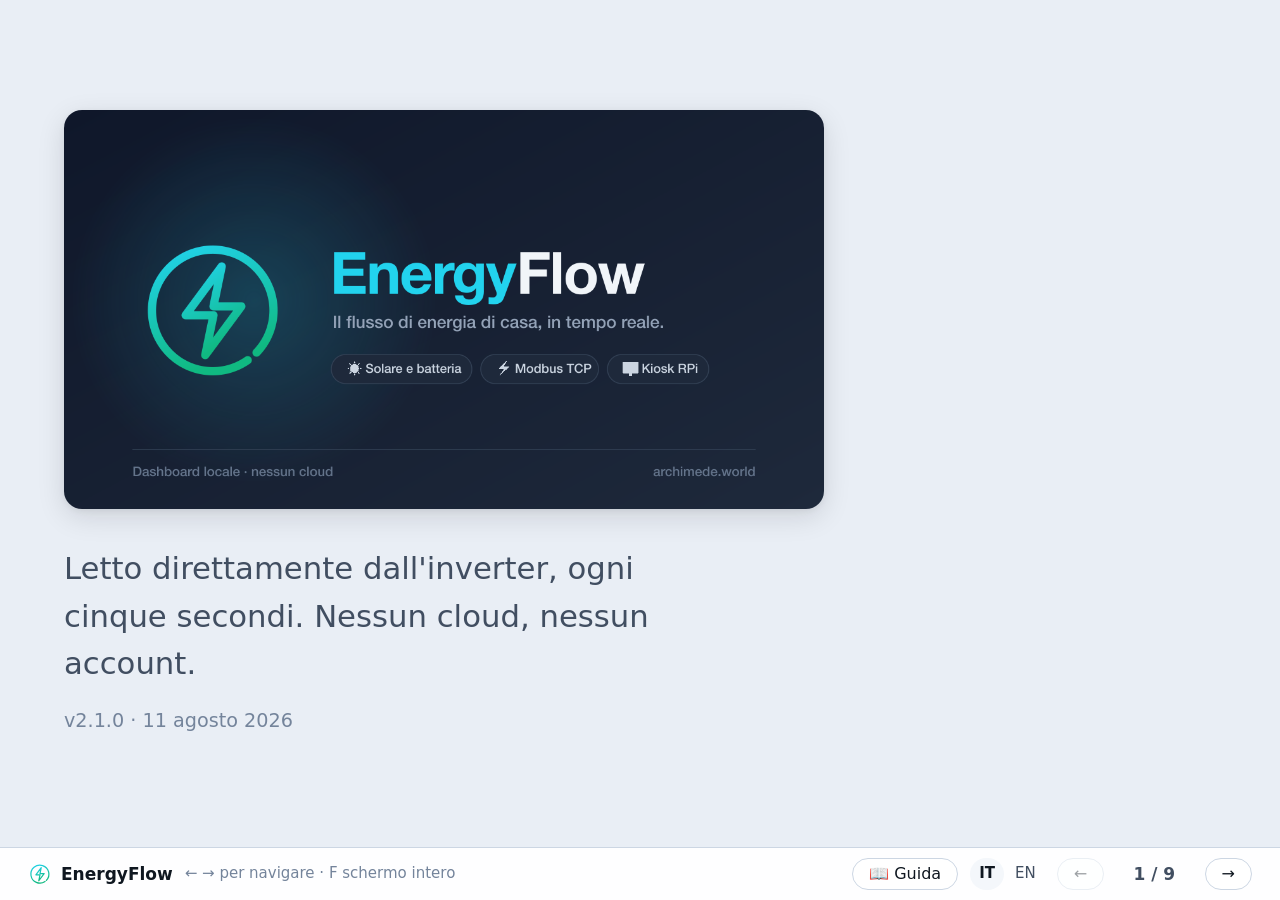
<file: docs/slides/presentazione.html>
<!DOCTYPE html>
<html lang="it">

<head>
<meta charset="utf-8">
<meta name="viewport" content="width=device-width, initial-scale=1, viewport-fit=cover">
<title>EnergyFlow — Presentazione</title>
<meta name="description" content="Cos'è EnergyFlow e perché esiste: il flusso energetico di casa letto dall'inverter, in tempo reale e senza cloud.">
<meta name="color-scheme" content="light dark">
<style>
/* ==========================================================================
   EnergyFlow — presentazione (regola #31.3).
   Un solo file, nessuna dipendenza esterna, apribile da file://.
   Corpo del testo ≥24px sul proiettore, contrasto AA in entrambi i temi,
   una slide per schermata, nessun elemento sovrapposto a un altro.
   ========================================================================== */
:root {
  --bg: #e9eef5;
  --surface: #ffffff;
  --surface-2: #f4f7fb;
  --border: #ccd6e3;
  --text: #0f1720;
  --muted: #414e61;
  --faint: #74849b;
  --solar: #eb6834;
  --grid: #2a78d6;
  --battery: #1baf7a;
  --ok: #0b573a;
  --error: #991c15;
  --shadow: 0 8px 28px rgba(13,17,23,.12), 0 2px 6px rgba(13,17,23,.06);
  color-scheme: light;
}
@media (prefers-color-scheme: dark) {
  :root {
    --bg: #0d1117;
    --surface: #161d27;
    --surface-2: #1f2836;
    --border: #33404f;
    --text: #e8edf4;
    --muted: #adbdd1;
    --faint: #7a8ca3;
    --solar: #d95926;
    --grid: #3987e5;
    --battery: #199e70;
    --ok: #3ecf8e;
    --error: #ff8a83;
    --shadow: 0 8px 30px rgba(0,0,0,.55);
    color-scheme: dark;
  }
}

* { box-sizing: border-box; }
html, body { margin: 0; padding: 0; }
body {
  background: var(--bg);
  color: var(--text);
  font: 400 20px/1.55 system-ui, -apple-system, "Segoe UI", Roboto, "Helvetica Neue", Arial, sans-serif;
  -webkit-text-size-adjust: 100%;
}

/* --- una slide --- */
.slide {
  display: flex;
  flex-direction: column;
  justify-content: center;
  min-height: 100vh;
  padding: clamp(24px, 4vh, 56px) clamp(20px, 5vw, 80px) clamp(88px, 10vh, 104px);
  max-width: 1280px;
  margin: 0 auto;
}
/* Senza JavaScript restano tutte visibili e impilate: la presentazione si
   legge lo stesso, scorrendo. Con JS ne resta una sola per schermata. */
body.deck .slide { display: none; }
body.deck .slide.is-current { display: flex; }

.kicker {
  font-size: clamp(14px, 1.5vw, 18px);
  letter-spacing: .16em;
  text-transform: uppercase;
  color: var(--faint);
  font-weight: 700;
  margin: 0 0 clamp(10px, 2vh, 20px);
}
h1 {
  font-size: clamp(40px, 8vw, 92px);
  line-height: 1.02;
  letter-spacing: -.03em;
  margin: 0 0 clamp(12px, 2vh, 20px);
}
h2 {
  font-size: clamp(30px, 4.6vw, 58px);
  line-height: 1.1;
  letter-spacing: -.02em;
  margin: 0 0 clamp(14px, 2.4vh, 26px);
  max-width: 22ch;
}
p, li { font-size: clamp(19px, 1.9vw, 27px); }
p { margin: 0 0 clamp(12px, 2vh, 20px); max-width: 40ch; }
p.lead { font-size: clamp(21px, 2.4vw, 32px); color: var(--muted); max-width: 34ch; }
.big { font-size: clamp(22px, 2.4vw, 32px); font-weight: 700; max-width: 44ch; }
strong { font-weight: 700; }
em { font-style: italic; }

ul { margin: 0; padding: 0; list-style: none; max-width: 46ch; }
ul.points > li {
  position: relative;
  padding-left: 1.5em;
  margin: 0 0 clamp(12px, 2vh, 20px);
  line-height: 1.42;
}
ul.points > li::before {
  content: "";
  position: absolute; left: 0; top: .52em;
  width: .62em; height: .62em; border-radius: 3px;
  background: var(--grid);
}
ul.points > li:nth-child(1)::before { background: var(--solar); }
ul.points > li:nth-child(2)::before { background: var(--battery); }
ul.points > li:nth-child(3)::before { background: var(--grid); }
ul.points > li:nth-child(4)::before { background: var(--faint); }
li b { display: block; }
li span { color: var(--muted); font-size: .88em; }

/* --- griglie --- */
.split {
  display: grid;
  grid-template-columns: minmax(0, 1fr);
  gap: clamp(20px, 4vw, 48px);
  align-items: center;
}
@media (min-width: 900px) { .split.two { grid-template-columns: 1fr 1fr; } }

.cards { display: grid; gap: clamp(12px, 2vw, 20px); grid-template-columns: minmax(0, 1fr); }
@media (min-width: 760px) { .cards.two { grid-template-columns: 1fr 1fr; } }
.card {
  background: var(--surface); border: 1px solid var(--border);
  border-radius: 16px; padding: clamp(16px, 2.4vw, 26px); box-shadow: var(--shadow);
}
.card h3 { margin: 0 0 10px; font-size: clamp(19px, 2vw, 26px); }
.card p { margin: 0; font-size: clamp(17px, 1.7vw, 23px); color: var(--muted); max-width: none; }
.card.has { border-left: 6px solid var(--battery); }
.card.hasnt { border-left: 6px solid var(--solar); }

/* --- il "prima / dopo" della slide 7 --- */
.wrongs { display: grid; gap: clamp(8px, 1.2vh, 14px); max-width: 100%; }
.wrong {
  display: grid; gap: 4px 18px; align-items: baseline;
  grid-template-columns: minmax(0, 1fr);
  background: var(--surface); border: 1px solid var(--border);
  border-left: 6px solid var(--error);
  border-radius: 12px; padding: clamp(10px, 1.3vw, 15px) clamp(14px, 2vw, 22px);
}
@media (min-width: 820px) { .wrong { grid-template-columns: minmax(0, 17em) minmax(0, 1fr); } }
.wrong b { font-size: clamp(18px, 1.7vw, 24px); }
.wrong span { color: var(--muted); font-size: clamp(16px, 1.5vw, 21px); }

/* --- immagini --- */
figure { margin: 0; }
figure img {
  display: block; max-width: 100%; max-height: 56vh; height: auto;
  margin: 0 auto; border-radius: 14px;
}
figure.framed img { border: 1px solid var(--border); background: var(--surface); box-shadow: var(--shadow); }
figcaption {
  font-size: clamp(15px, 1.4vw, 19px); color: var(--muted);
  margin-top: 12px; text-align: center;
}
.shots { display: flex; flex-wrap: wrap; gap: clamp(14px, 2.5vw, 32px); justify-content: center; align-items: center; }
.shots figure { flex: 1 1 240px; max-width: 440px; }
.shots img { max-height: 50vh; }
/* Uno scatto orizzontale accanto a uno verticale: con la stessa larghezza
   massima il primo diventa illeggibile mentre il secondo resta alto e stretto.
   La proporzione la decide il contenuto, non la simmetria. */
.shots figure.wide { flex: 1.7 1 380px; max-width: 760px; }

.cover-art { max-width: min(760px, 100%); border-radius: 18px; box-shadow: var(--shadow); display: block; }

pre {
  background: var(--surface-2); border: 1px solid var(--border); border-radius: 12px;
  padding: clamp(12px, 1.6vw, 18px) clamp(14px, 2vw, 20px);
  overflow-x: auto; margin: 0 0 14px;
  font-family: ui-monospace, SFMono-Regular, Menlo, Consolas, monospace;
  font-size: clamp(15px, 1.5vw, 21px); line-height: 1.5;
}
code { font-family: ui-monospace, SFMono-Regular, Menlo, Consolas, monospace; }

.meta { color: var(--faint); font-size: clamp(15px, 1.5vw, 20px); margin: 0; }

/* --- barra di navigazione (slot fisso in basso, non copre il contenuto) --- */
.nav {
  position: fixed; left: 0; right: 0; bottom: 0; z-index: 20;
  display: flex; align-items: center; gap: 12px;
  padding: 10px clamp(14px, 3vw, 28px);
  background: color-mix(in srgb, var(--surface) 92%, transparent);
  border-top: 1px solid var(--border);
  backdrop-filter: blur(8px);
}
body:not(.deck) .nav { position: static; }
.nav__brand { display: flex; align-items: center; gap: 9px; font-weight: 700; font-size: 17px; }
.nav__brand svg { width: 24px; height: 24px; display: block; }
.nav__spacer { flex: 1 1 auto; }
.nav button, .nav a.pill {
  font: inherit; font-size: 16px;
  background: var(--surface); color: var(--text);
  border: 1px solid var(--border); border-radius: 999px;
  padding: 7px 16px; cursor: pointer; text-decoration: none; line-height: 1;
}
.nav button:hover, .nav a.pill:hover { border-color: var(--faint); }
.nav button:disabled { opacity: .4; cursor: default; }
.nav button:focus-visible, .nav a:focus-visible { outline: 3px solid var(--grid); outline-offset: 2px; }
.counter {
  font-variant-numeric: tabular-nums; font-weight: 700; font-size: 17px;
  color: var(--muted); min-width: 4.5em; text-align: center;
}
.langs { display: flex; gap: 2px; align-items: center; font-size: 15px; }
.langs a, .langs span { padding: 4px 9px; border-radius: 999px; text-decoration: none; color: var(--muted); }
.langs [aria-current="true"] { background: var(--surface-2); color: var(--text); font-weight: 700; }
.hint { font-size: 15px; color: var(--faint); }
/* La barra si spoglia invece di allargare la pagina: se non ci sta, è il body
   a diventare più largo del viewport e a far scorrere TUTTE le slide di lato. */
@media (max-width: 760px) { .hint, .nav__brand span { display: none; } }
@media (max-width: 520px) {
  .nav { gap: 8px; padding: 8px 12px; }
  .nav a.pill, .langs { display: none; }
}

@media (prefers-reduced-motion: no-preference) {
  body.deck .slide.is-current { animation: in .28s cubic-bezier(.22,.8,.3,1) both; }
  @keyframes in { from { opacity: 0; transform: translateY(10px); } to { opacity: 1; transform: none; } }
}
</style>
</head>

<body>

<!-- =========================== 1 — COPERTINA =========================== -->
<section class="slide" id="s1" aria-label="Copertina">
  <img class="cover-art" src="../../cover.png" alt="EnergyFlow — copertina del progetto">
  <p class="lead" style="margin-top:clamp(20px,4vh,40px)">
    Letto direttamente dall'inverter, ogni cinque secondi. Nessun cloud, nessun account.
  </p>
  <p class="meta">v2.1.0 · 11 agosto 2026</p>
</section>

<!-- =========================== 2 — IL PROBLEMA ========================= -->
<section class="slide" id="s2" aria-label="Il problema">
  <p class="kicker">Il problema</p>
  <h2>Per sapere cosa succede adesso, bisognava fidarsi di qualcun altro.</h2>
  <ul class="points">
    <li><b>Il portale del costruttore vive nel cloud.</b>
        <span>Per un dato di adesso si aspetta, e passa dal server di un'azienda.</span></li>
    <li><b>I dati di casa escono di casa.</b>
        <span>Consumi, orari, abitudini: quando si accendono le luci, quando non c'è nessuno.</span></li>
    <li><b>E i numeri mostrati non erano quelli veri.</b>
        <span>Non un ritardo: proprio le grandezze sbagliate, con la faccia di quelle giuste.</span></li>
  </ul>
</section>

<!-- ============================ 3 — COSA FA =========================== -->
<section class="slide" id="s3" aria-label="Cosa fa">
  <p class="kicker">Cosa fa</p>
  <h2>Legge l'inverter, mostra dove va l'energia — e dove andrà.</h2>
  <ul class="points">
    <li><b>Legge l'inverter direttamente, sulla rete di casa, ogni cinque secondi.</b>
        <span>Nessun intermediario: il protocollo è quello che l'apparecchio parla già.</span></li>
    <li><b>Mostra dove va l'energia, e dove andrà fino a fine giornata di domani.</b>
        <span>Sole, casa, batteria e rete adesso; poi la linea si fa tratteggiata, perché da lì in
              avanti è una previsione e non una misura.</span></li>
    <li><b>Dice quando non sa.</b>
        <span>Dato vecchio, dato fermo e valore non attendibile hanno tre facce diverse e impossibili da confondere.</span></li>
  </ul>
</section>

<!-- ============================= 4 — PER CHI ========================== -->
<section class="slide" id="s4" aria-label="Per chi">
  <p class="kicker">Per chi</p>
  <h2>Quattro attori, e solo uno di loro deve fare qualcosa.</h2>
  <div class="cards two">
    <div class="card">
      <h3>Chi passa in corridoio</h3>
      <p>Tutta la famiglia. Nessuna interazione prevista: si guarda e basta, come un orologio.</p>
    </div>
    <div class="card">
      <h3>Chi apre la pagina</h3>
      <p>Dal divano o da fuori casa, telefono o Mac. Stessa pagina, niente password da digitare.</p>
    </div>
    <div class="card">
      <h3>Chi lo manutiene</h3>
      <p>Una persona sola, che vuole log leggibili, uno stato di salute onesto e un controllo che
         fallisce quando c'è qualcosa che non va.</p>
    </div>
    <div class="card">
      <h3>L'inverter</h3>
      <p>La sorgente. Non chiede niente e non sa di essere letto: risponde e basta.</p>
    </div>
  </div>
</section>

<!-- ========================= 5 — COME FUNZIONA ======================== -->
<section class="slide" id="s5" aria-label="Come funziona">
  <p class="kicker">Come funziona</p>
  <h2>Tre pezzi, tutti dentro casa.</h2>
  <figure>
    <img src="../guide/assets/architettura.svg" alt="L'inverter parla Modbus TCP sulla porta 502; un Raspberry Pi lo interroga ogni cinque secondi e serve la pagina sulla porta 8003, solo su sé stesso; il pannello a muro, il telefono e il Mac leggono da lì.">
    <figcaption>Impianto da 6 kWp con batteria da 12 kWh. L'unica cosa che il Raspberry chiede
       fuori è il meteo — che serve anche a prevedere domani.</figcaption>
  </figure>
</section>

<!-- ============================ 6 — IN AZIONE ========================= -->
<section class="slide" id="s6" aria-label="In azione">
  <p class="kicker">In azione</p>
  <h2>Lo stesso impianto, due schermi.</h2>
  <div class="shots">
    <figure class="framed">
      <img src="../screenshots/kiosk-previsione.png" alt="La dashboard sul pannello verticale a muro, tema scuro: numeri giganti, diagramma di flusso, batteria, andamento con la previsione tratteggiata, energia di oggi.">
      <figcaption>Pannello a muro, 32" verticale — da tre metri.</figcaption>
    </figure>
    <figure class="framed wide">
      <img src="../screenshots/valore-giorno.png" alt="Lo storico su un Mac: linguette giorno, settimana, mese, anno; la curva del giorno con la carica batteria e la parte tratteggiata di previsione; sotto, il valore in euro dell'energia.">
      <figcaption>Mac — lo storico, la previsione tratteggiata e quanto vale in euro.</figcaption>
    </figure>
  </div>
</section>

<!-- ====================== 7 — COSA È CAMBIATO ========================= -->
<section class="slide" id="s7" aria-label="Cosa è cambiato in questa versione">
  <p class="kicker">Cosa è cambiato</p>
  <h2>Tre numeri sembravano giusti. Non lo erano.</h2>
  <div class="wrongs">
    <div class="wrong">
      <b>«Energia di oggi: 4568,6 kWh»</b>
      <span>Era la produzione <em>totale di sempre</em>, dall'installazione a oggi.</span>
    </div>
    <div class="wrong">
      <b>«Tensione batteria: 1220,5 V»</b>
      <span>Era l'energia scaricata dalla batteria, in kWh — non volt.</span>
    </div>
    <div class="wrong">
      <b>«Scambio con la rete»</b>
      <span>Leggeva un registro che conteneva la produzione della giornata.</span>
    </div>
  </div>
  <p class="big" style="margin-top:clamp(14px,2.2vh,24px)">
    E il conto del solare tornava sempre — anche con la mappa sbagliata.
  </p>
  <p class="meta">Un calcolo che non può sbagliare non verifica niente. Adesso il solare viene dalla
     potenza misurata dei pannelli, con accanto dodici verifiche fisiche che possono fallire.</p>
</section>

<!-- ==================== 8 — STATO E COSA MANCA ======================== -->
<section class="slide" id="s8" aria-label="Stato e cosa manca">
  <p class="kicker">Stato — v2.1.0</p>
  <h2>Cosa c'è oggi, e cosa ancora no.</h2>
  <div class="cards two">
    <div class="card has">
      <h3>C'è</h3>
      <p>48 campi verificati sulla mappa registri v2.1 · <strong>previsione</strong> di sole, consumo
         e batteria fino a fine giornata di domani, che <strong>si dà i voti da sola</strong> ·
         <strong>valore in euro</strong> dell'energia — risparmiato, incassato, speso ·
         <strong>storico</strong> a quattro periodi su 230 giorni, 90 col dettaglio al minuto e la
         carica della batteria · vista 3D · tema che segue alba e tramonto · pannello verticale in
         kiosk · accesso protetto da token e raggiungibile solo dal tailnet · tre widget per macOS ·
         dodici verifiche fisiche.</p>
    </div>
    <div class="card hasnt">
      <h3>Non c'è</h3>
      <p><strong>Nessuna «precisione dichiarata» della previsione</strong>: si sa solo di quanto ha
         sbagliato ieri, ed è scritto anche quando è brutto · gli importi in euro solo se la tariffa
         è configurata, e mai sul pannello a muro · <strong>21 registri non ancora
         identificati</strong>, esclusi invece che indovinati · nel riepilogo giornaliero solo la
         produzione viene dal contatore dell'inverter, il resto è ricostruito · nessuna notifica o
         allarme: il pannello si guarda, non avvisa · nessun comando all'inverter: EnergyFlow legge,
         non pilota.</p>
    </div>
  </div>
  <p class="meta" style="margin-top:clamp(16px,3vh,28px)">
    Niente di quanto sta nella colonna di destra è presentato altrove come se ci fosse già.
  </p>
</section>

<!-- ======================= 9 — COME SI PROVA ========================== -->
<section class="slide" id="s9" aria-label="Come si prova">
  <p class="kicker">Come si prova</p>
  <h2>Tre modi, nessuna password da chiedere in giro.</h2>
  <div class="split two">
    <div>
      <p><strong>Sul pannello a muro:</strong> è già lì e si accende da solo.</p>
      <p><strong>Da telefono o da Mac</strong>, dentro o fuori casa, con Tailscale acceso:</p>
      <pre><code>https://&lt;rpi-host&gt;.&lt;tailnet&gt;.ts.net/</code></pre>
    </div>
    <div>
      <p><strong>In locale</strong>, dalla cartella del progetto:</p>
      <pre><code>python3 invert.py --serve
# → http://localhost:8003</code></pre>
      <p class="meta">Credenziali e indirizzi reali: vedi password manager. Il resto è nella
         <a href="../guide/manuale.html">guida operativa</a>.</p>
    </div>
  </div>
</section>

<!-- ============================ NAVIGAZIONE =========================== -->
<nav class="nav" aria-label="Navigazione presentazione">
  <span class="nav__brand">
    <svg viewBox="0 0 256 256" aria-hidden="true">
      <defs>
        <linearGradient id="ef-bolt" x1="0" y1="0" x2="0.35" y2="1">
          <stop offset="0" stop-color="#22D3EE"/><stop offset="1" stop-color="#10B981"/>
        </linearGradient>
      </defs>
      <path fill="none" stroke="url(#ef-bolt)" stroke-width="13" stroke-linecap="round" d="M196 196a96 96 0 1 0-14 12"/>
      <path fill="none" stroke="url(#ef-bolt)" stroke-width="13" stroke-linejoin="round" stroke-linecap="round" d="M141 60 84 137h44l-13 63 57-77h-44z"/>
    </svg>
    <span>EnergyFlow</span>
  </span>
  <span class="hint">← → per navigare · F schermo intero</span>
  <span class="nav__spacer"></span>
  <a class="pill" href="../guide/manuale.html">📖 Guida</a>
  <span class="langs">
    <span aria-current="true">IT</span>
    <a href="presentazione_en.html" hreflang="en">EN</a>
  </span>
  <button type="button" id="prev" aria-label="Slide precedente">←</button>
  <span class="counter" id="counter" aria-live="polite">1 / 9</span>
  <button type="button" id="next" aria-label="Slide successiva">→</button>
</nav>

<script>
/* ==========================================================================
   Navigazione. Le slide restano visibili finché questo script non gira:
   se JavaScript è spento la presentazione si legge scorrendo, non sparisce.
   ========================================================================== */
(function () {
  "use strict";

  var slides = Array.prototype.slice.call(document.querySelectorAll(".slide"));
  if (!slides.length) { return; }

  var counter = document.getElementById("counter");
  var prevBtn = document.getElementById("prev");
  var nextBtn = document.getElementById("next");
  var current = 0;

  document.body.classList.add("deck");

  function clamp(i) { return Math.max(0, Math.min(slides.length - 1, i)); }

  function show(i, pushHash) {
    current = clamp(i);
    slides.forEach(function (s, n) {
      s.classList.toggle("is-current", n === current);
      // aria-hidden sulle slide non visibili: un lettore di schermo non deve
      // leggere nove slide tutte insieme.
      s.setAttribute("aria-hidden", n === current ? "false" : "true");
    });
    counter.textContent = (current + 1) + " / " + slides.length;
    prevBtn.disabled = current === 0;
    nextBtn.disabled = current === slides.length - 1;
    if (pushHash !== false) {
      try { history.replaceState(null, "", "#" + slides[current].id); } catch (e) { /* file:// */ }
    }
    window.scrollTo(0, 0);
  }

  function fromHash() {
    var id = (location.hash || "").replace("#", "");
    var idx = slides.findIndex(function (s) { return s.id === id; });
    return idx < 0 ? 0 : idx;
  }

  function typing(ev) {
    var t = ev.target;
    if (!t) { return false; }
    var tag = (t.tagName || "").toLowerCase();
    return tag === "input" || tag === "textarea" || t.isContentEditable;
  }

  document.addEventListener("keydown", function (ev) {
    if (ev.metaKey || ev.ctrlKey || ev.altKey || typing(ev)) { return; }
    switch (ev.key) {
      case "ArrowRight": case "PageDown": case " ": case "n":
        show(current + 1); ev.preventDefault(); break;
      case "ArrowLeft": case "PageUp": case "p":
        show(current - 1); ev.preventDefault(); break;
      case "Home": show(0); ev.preventDefault(); break;
      case "End": show(slides.length - 1); ev.preventDefault(); break;
      case "f": case "F":
        try {
          if (!document.fullscreenElement) { document.documentElement.requestFullscreen(); }
          else { document.exitFullscreen(); }
        } catch (e) { /* negato da policy: non è un errore da gridare */ }
        ev.preventDefault(); break;
      default: break;
    }
  });

  prevBtn.addEventListener("click", function () { show(current - 1); });
  nextBtn.addEventListener("click", function () { show(current + 1); });
  window.addEventListener("hashchange", function () { show(fromHash(), false); });

  /* Swipe: solo se il movimento è chiaramente orizzontale, altrimenti uno
     scorrimento verticale su una slide alta cambierebbe pagina per sbaglio. */
  var x0 = null, y0 = null;
  document.addEventListener("touchstart", function (ev) {
    if (ev.touches.length !== 1) { x0 = null; return; }
    x0 = ev.touches[0].clientX; y0 = ev.touches[0].clientY;
  }, { passive: true });
  document.addEventListener("touchend", function (ev) {
    if (x0 === null || !ev.changedTouches.length) { return; }
    var dx = ev.changedTouches[0].clientX - x0;
    var dy = ev.changedTouches[0].clientY - y0;
    if (Math.abs(dx) > 60 && Math.abs(dx) > Math.abs(dy) * 1.5) {
      show(current + (dx < 0 ? 1 : -1));
    }
    x0 = null; y0 = null;
  }, { passive: true });

  show(fromHash(), false);
})();
</script>
</body>
</html>
</file>
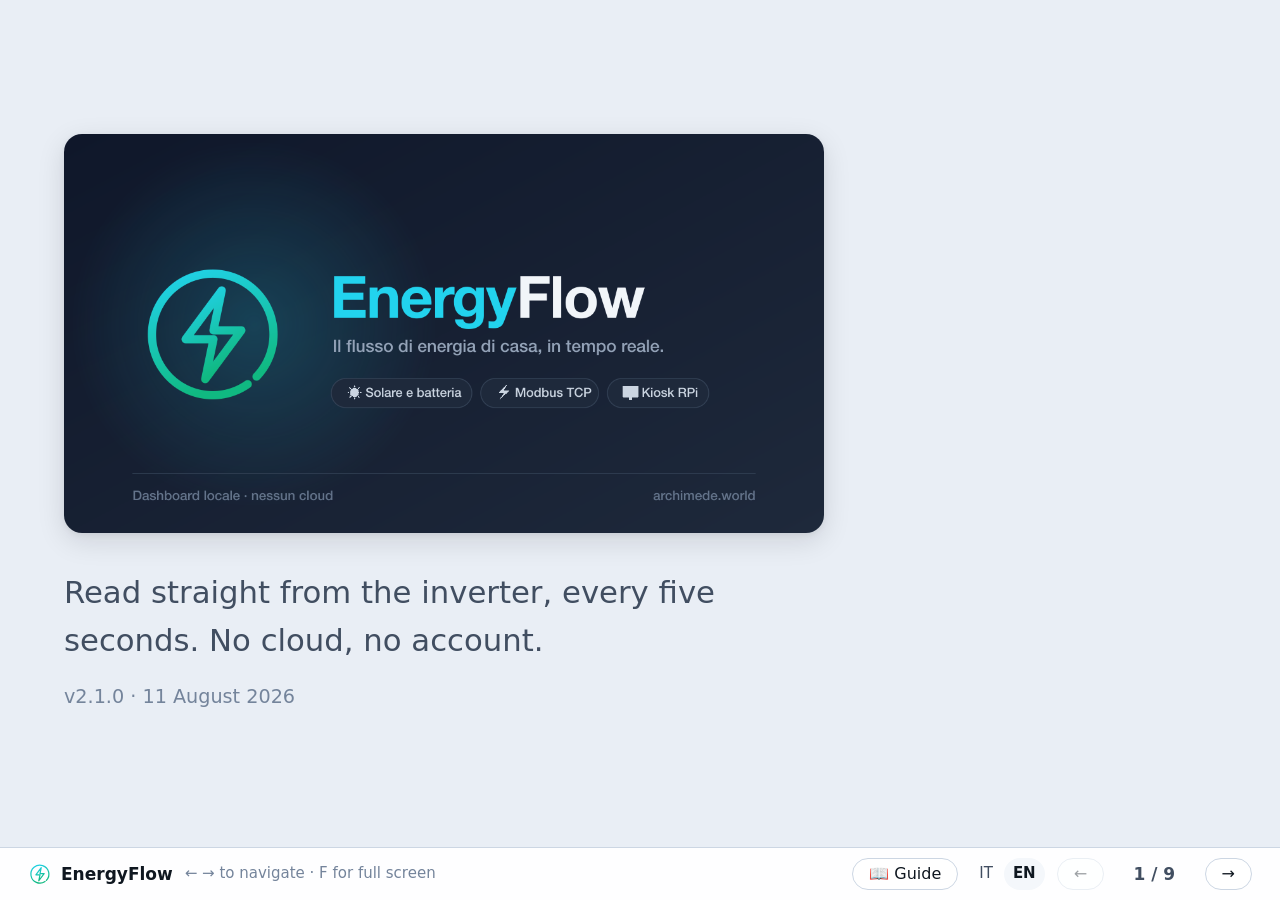
<file: docs/slides/presentazione_en.html>
<!DOCTYPE html>
<html lang="en">

<head>
<meta charset="utf-8">
<meta name="viewport" content="width=device-width, initial-scale=1, viewport-fit=cover">
<title>EnergyFlow — Slide deck</title>
<meta name="description" content="What EnergyFlow is and why it exists: the home energy flow read straight from the inverter, in real time and without a cloud.">
<meta name="color-scheme" content="light dark">
<style>
/* ==========================================================================
   EnergyFlow — slide deck (rule #31.3).
   One file, no external dependencies, opens from file://.
   Body text ≥24px on a projector, AA contrast in both themes,
   one slide per viewport, nothing overlapping anything else.
   ========================================================================== */
:root {
  --bg: #e9eef5;
  --surface: #ffffff;
  --surface-2: #f4f7fb;
  --border: #ccd6e3;
  --text: #0f1720;
  --muted: #414e61;
  --faint: #74849b;
  --solar: #eb6834;
  --grid: #2a78d6;
  --battery: #1baf7a;
  --ok: #0b573a;
  --error: #991c15;
  --shadow: 0 8px 28px rgba(13,17,23,.12), 0 2px 6px rgba(13,17,23,.06);
  color-scheme: light;
}
@media (prefers-color-scheme: dark) {
  :root {
    --bg: #0d1117;
    --surface: #161d27;
    --surface-2: #1f2836;
    --border: #33404f;
    --text: #e8edf4;
    --muted: #adbdd1;
    --faint: #7a8ca3;
    --solar: #d95926;
    --grid: #3987e5;
    --battery: #199e70;
    --ok: #3ecf8e;
    --error: #ff8a83;
    --shadow: 0 8px 30px rgba(0,0,0,.55);
    color-scheme: dark;
  }
}

* { box-sizing: border-box; }
html, body { margin: 0; padding: 0; }
body {
  background: var(--bg);
  color: var(--text);
  font: 400 20px/1.55 system-ui, -apple-system, "Segoe UI", Roboto, "Helvetica Neue", Arial, sans-serif;
  -webkit-text-size-adjust: 100%;
}

.slide {
  display: flex;
  flex-direction: column;
  justify-content: center;
  min-height: 100vh;
  padding: clamp(24px, 4vh, 56px) clamp(20px, 5vw, 80px) clamp(88px, 10vh, 104px);
  max-width: 1280px;
  margin: 0 auto;
}
/* Without JavaScript every slide stays visible and stacked: the deck still
   reads by scrolling instead of disappearing. */
body.deck .slide { display: none; }
body.deck .slide.is-current { display: flex; }

.kicker {
  font-size: clamp(14px, 1.5vw, 18px);
  letter-spacing: .16em;
  text-transform: uppercase;
  color: var(--faint);
  font-weight: 700;
  margin: 0 0 clamp(10px, 2vh, 20px);
}
h1 {
  font-size: clamp(40px, 8vw, 92px);
  line-height: 1.02;
  letter-spacing: -.03em;
  margin: 0 0 clamp(12px, 2vh, 20px);
}
h2 {
  font-size: clamp(30px, 4.6vw, 58px);
  line-height: 1.1;
  letter-spacing: -.02em;
  margin: 0 0 clamp(14px, 2.4vh, 26px);
  max-width: 22ch;
}
p, li { font-size: clamp(19px, 1.9vw, 27px); }
p { margin: 0 0 clamp(12px, 2vh, 20px); max-width: 40ch; }
p.lead { font-size: clamp(21px, 2.4vw, 32px); color: var(--muted); max-width: 34ch; }
.big { font-size: clamp(22px, 2.4vw, 32px); font-weight: 700; max-width: 44ch; }
strong { font-weight: 700; }
em { font-style: italic; }

ul { margin: 0; padding: 0; list-style: none; max-width: 46ch; }
ul.points > li {
  position: relative;
  padding-left: 1.5em;
  margin: 0 0 clamp(12px, 2vh, 20px);
  line-height: 1.42;
}
ul.points > li::before {
  content: "";
  position: absolute; left: 0; top: .52em;
  width: .62em; height: .62em; border-radius: 3px;
  background: var(--grid);
}
ul.points > li:nth-child(1)::before { background: var(--solar); }
ul.points > li:nth-child(2)::before { background: var(--battery); }
ul.points > li:nth-child(3)::before { background: var(--grid); }
ul.points > li:nth-child(4)::before { background: var(--faint); }
li b { display: block; }
li span { color: var(--muted); font-size: .88em; }

.split {
  display: grid;
  grid-template-columns: minmax(0, 1fr);
  gap: clamp(20px, 4vw, 48px);
  align-items: center;
}
@media (min-width: 900px) { .split.two { grid-template-columns: 1fr 1fr; } }

.cards { display: grid; gap: clamp(12px, 2vw, 20px); grid-template-columns: minmax(0, 1fr); }
@media (min-width: 760px) { .cards.two { grid-template-columns: 1fr 1fr; } }
.card {
  background: var(--surface); border: 1px solid var(--border);
  border-radius: 16px; padding: clamp(16px, 2.4vw, 26px); box-shadow: var(--shadow);
}
.card h3 { margin: 0 0 10px; font-size: clamp(19px, 2vw, 26px); }
.card p { margin: 0; font-size: clamp(17px, 1.7vw, 23px); color: var(--muted); max-width: none; }
.card.has { border-left: 6px solid var(--battery); }
.card.hasnt { border-left: 6px solid var(--solar); }

.wrongs { display: grid; gap: clamp(8px, 1.2vh, 14px); max-width: 100%; }
.wrong {
  display: grid; gap: 4px 18px; align-items: baseline;
  grid-template-columns: minmax(0, 1fr);
  background: var(--surface); border: 1px solid var(--border);
  border-left: 6px solid var(--error);
  border-radius: 12px; padding: clamp(10px, 1.3vw, 15px) clamp(14px, 2vw, 22px);
}
@media (min-width: 820px) { .wrong { grid-template-columns: minmax(0, 17em) minmax(0, 1fr); } }
.wrong b { font-size: clamp(18px, 1.7vw, 24px); }
.wrong span { color: var(--muted); font-size: clamp(16px, 1.5vw, 21px); }

figure { margin: 0; }
figure img {
  display: block; max-width: 100%; max-height: 56vh; height: auto;
  margin: 0 auto; border-radius: 14px;
}
figure.framed img { border: 1px solid var(--border); background: var(--surface); box-shadow: var(--shadow); }
figcaption {
  font-size: clamp(15px, 1.4vw, 19px); color: var(--muted);
  margin-top: 12px; text-align: center;
}
.shots { display: flex; flex-wrap: wrap; gap: clamp(14px, 2.5vw, 32px); justify-content: center; align-items: center; }
.shots figure { flex: 1 1 240px; max-width: 440px; }
.shots img { max-height: 50vh; }
/* A landscape shot next to a portrait one: with the same max width the former
   becomes illegible while the latter stays tall and narrow. The proportion is
   decided by the content, not by symmetry. */
.shots figure.wide { flex: 1.7 1 380px; max-width: 760px; }

.cover-art { max-width: min(760px, 100%); border-radius: 18px; box-shadow: var(--shadow); display: block; }

pre {
  background: var(--surface-2); border: 1px solid var(--border); border-radius: 12px;
  padding: clamp(12px, 1.6vw, 18px) clamp(14px, 2vw, 20px);
  overflow-x: auto; margin: 0 0 14px;
  font-family: ui-monospace, SFMono-Regular, Menlo, Consolas, monospace;
  font-size: clamp(15px, 1.5vw, 21px); line-height: 1.5;
}
code { font-family: ui-monospace, SFMono-Regular, Menlo, Consolas, monospace; }

.meta { color: var(--faint); font-size: clamp(15px, 1.5vw, 20px); margin: 0; }

.nav {
  position: fixed; left: 0; right: 0; bottom: 0; z-index: 20;
  display: flex; align-items: center; gap: 12px;
  padding: 10px clamp(14px, 3vw, 28px);
  background: color-mix(in srgb, var(--surface) 92%, transparent);
  border-top: 1px solid var(--border);
  backdrop-filter: blur(8px);
}
body:not(.deck) .nav { position: static; }
.nav__brand { display: flex; align-items: center; gap: 9px; font-weight: 700; font-size: 17px; }
.nav__brand svg { width: 24px; height: 24px; display: block; }
.nav__spacer { flex: 1 1 auto; }
.nav button, .nav a.pill {
  font: inherit; font-size: 16px;
  background: var(--surface); color: var(--text);
  border: 1px solid var(--border); border-radius: 999px;
  padding: 7px 16px; cursor: pointer; text-decoration: none; line-height: 1;
}
.nav button:hover, .nav a.pill:hover { border-color: var(--faint); }
.nav button:disabled { opacity: .4; cursor: default; }
.nav button:focus-visible, .nav a:focus-visible { outline: 3px solid var(--grid); outline-offset: 2px; }
.counter {
  font-variant-numeric: tabular-nums; font-weight: 700; font-size: 17px;
  color: var(--muted); min-width: 4.5em; text-align: center;
}
.langs { display: flex; gap: 2px; align-items: center; font-size: 15px; }
.langs a, .langs span { padding: 4px 9px; border-radius: 999px; text-decoration: none; color: var(--muted); }
.langs [aria-current="true"] { background: var(--surface-2); color: var(--text); font-weight: 700; }
.hint { font-size: 15px; color: var(--faint); }
/* The bar sheds items instead of widening the page: if it does not fit, the
   body grows past the viewport and EVERY slide starts scrolling sideways. */
@media (max-width: 760px) { .hint, .nav__brand span { display: none; } }
@media (max-width: 520px) {
  .nav { gap: 8px; padding: 8px 12px; }
  .nav a.pill, .langs { display: none; }
}

@media (prefers-reduced-motion: no-preference) {
  body.deck .slide.is-current { animation: in .28s cubic-bezier(.22,.8,.3,1) both; }
  @keyframes in { from { opacity: 0; transform: translateY(10px); } to { opacity: 1; transform: none; } }
}
</style>
</head>

<body>

<!-- ============================= 1 — COVER ============================ -->
<section class="slide" id="s1" aria-label="Cover">
  <img class="cover-art" src="../../cover.png" alt="EnergyFlow — project cover">
  <p class="lead" style="margin-top:clamp(20px,4vh,40px)">
    Read straight from the inverter, every five seconds. No cloud, no account.
  </p>
  <p class="meta">v2.1.0 · 11 August 2026</p>
</section>

<!-- =========================== 2 — THE PROBLEM ======================== -->
<section class="slide" id="s2" aria-label="The problem">
  <p class="kicker">The problem</p>
  <h2>To know what the system was doing, you had to trust someone else.</h2>
  <ul class="points">
    <li><b>The manufacturer's portal lives in the cloud.</b>
        <span>A reading from “now” means waiting, and it comes back through a company's server.</span></li>
    <li><b>Household data leaves the house.</b>
        <span>Consumption, timings, habits: when the lights go on.</span></li>
    <li><b>And the numbers shown were not the real ones.</b>
        <span>Not a delay: the wrong quantities altogether, wearing the face of the right ones.</span></li>
  </ul>
</section>

<!-- ========================= 3 — WHAT IT DOES ======================== -->
<section class="slide" id="s3" aria-label="What it does">
  <p class="kicker">What it does</p>
  <h2>Reads the inverter, shows where the energy goes — and where it will go.</h2>
  <ul class="points">
    <li><b>Reads the inverter directly, every five seconds.</b>
        <span>No middleman, over the home network: the protocol is the one the device already speaks.</span></li>
    <li><b>Shows where the energy goes, and where it will go through the end of tomorrow.</b>
        <span>Sun, house, battery and grid right now; then the line turns dashed, because from there
              on it is a forecast and not a measurement.</span></li>
    <li><b>Admits when it doesn't know.</b>
        <span>Stale, frozen, untrustworthy — three faces.</span></li>
  </ul>
</section>

<!-- ============================= 4 — WHO FOR ========================= -->
<section class="slide" id="s4" aria-label="Who it is for">
  <p class="kicker">Who it is for</p>
  <h2>Four actors, and only one of them has anything to do.</h2>
  <div class="cards two">
    <div class="card">
      <h3>Whoever walks past</h3>
      <p>The whole family. No interaction expected: you look at it, like a clock.</p>
    </div>
    <div class="card">
      <h3>Whoever opens the page</h3>
      <p>From the sofa or from away, phone or Mac. Same page, no password to type.</p>
    </div>
    <div class="card">
      <h3>Whoever maintains it</h3>
      <p>One person, who wants readable logs, an honest health status, and a check that fails when
         something is genuinely wrong.</p>
    </div>
    <div class="card">
      <h3>The inverter</h3>
      <p>The source. It asks for nothing and does not know it is being read: it just answers.</p>
    </div>
  </div>
</section>

<!-- ========================= 5 — HOW IT WORKS ======================== -->
<section class="slide" id="s5" aria-label="How it works">
  <p class="kicker">How it works</p>
  <h2>Three pieces, all of them inside the house.</h2>
  <figure>
    <img src="../guide/assets/architettura_en.svg" alt="The inverter speaks Modbus TCP on port 502; a Raspberry Pi polls it every five seconds and serves the page on port 8003, bound to itself only; the wall panel, the phone and the Mac read from there.">
    <figcaption>A 6 kWp array with a 12 kWh battery. The only thing the Raspberry Pi asks for
       from outside is the weather — which is also what makes forecasting tomorrow possible.</figcaption>
  </figure>
</section>

<!-- ============================ 6 — IN ACTION ======================== -->
<section class="slide" id="s6" aria-label="In action">
  <p class="kicker">In action</p>
  <h2>The same system, two screens.</h2>
  <div class="shots">
    <figure class="framed">
      <img src="../screenshots/kiosk-previsione.png" alt="The dashboard on the portrait wall panel, dark theme: giant numbers, flow diagram, battery, the trend with its dashed forecast, today's energy.">
      <figcaption>Wall panel, 32" portrait — from three metres.</figcaption>
    </figure>
    <figure class="framed wide">
      <img src="../screenshots/valore-giorno.png" alt="The history section on a Mac: day, week, month and year tabs; the day's curve with battery charge and the dashed forecast; below, what the energy is worth in money.">
      <figcaption>Mac — the history, the dashed forecast, and what it is worth in money.</figcaption>
    </figure>
  </div>
</section>

<!-- ====================== 7 — WHAT CHANGED =========================== -->
<section class="slide" id="s7" aria-label="What changed in this version">
  <p class="kicker">What changed</p>
  <h2>Three numbers looked right. They were not.</h2>
  <div class="wrongs">
    <div class="wrong">
      <b>“Today's energy: 4,568.6 kWh”</b>
      <span>That was <em>lifetime</em> production, since installation day.</span>
    </div>
    <div class="wrong">
      <b>“Battery voltage: 1,220.5 V”</b>
      <span>That was the energy discharged from the battery, in kWh — not volts.</span>
    </div>
    <div class="wrong">
      <b>“Grid exchange”</b>
      <span>It was reading a register holding the day's production.</span>
    </div>
  </div>
  <p class="big" style="margin-top:clamp(14px,2.2vh,24px)">
    And the solar figure always added up — even with the wrong map.
  </p>
  <p class="meta">A calculation that cannot be wrong verifies nothing. Solar now comes from the
     panels' measured power, with twelve physical checks beside it that can fail.</p>
</section>

<!-- ================== 8 — STATE AND WHAT IS MISSING =================== -->
<section class="slide" id="s8" aria-label="State and what is missing">
  <p class="kicker">State — v2.1.0</p>
  <h2>What is there today, and what still is not.</h2>
  <div class="cards two">
    <div class="card has">
      <h3>There</h3>
      <p>48 verified fields on register map v2.1 · a <strong>forecast</strong> of sun, consumption
         and battery through the end of tomorrow, which <strong>marks its own homework</strong> ·
         the <strong>money value</strong> of the energy — saved, earned, spent ·
         <strong>history</strong> over four periods and 230 days, 90 of them per-minute and with the
         battery charge · 3D view · a theme that follows sunrise and sunset · portrait kiosk panel ·
         token-protected access reachable only from the tailnet · three macOS widgets · twelve
         physical checks.</p>
    </div>
    <div class="card hasnt">
      <h3>Not there</h3>
      <p><strong>No “stated accuracy” for the forecast</strong>: all that is known is how wrong it
         was yesterday, and that is printed even when it is bad · money figures only if a tariff is
         configured, and never on the wall panel · <strong>21 registers still unidentified</strong>,
         excluded rather than guessed · in the daily roll-up only production comes from the
         inverter's counter, the rest is reconstructed · no notifications or alarms: the panel is
         looked at, it does not call you · no control over the inverter: EnergyFlow reads, it does
         not drive.</p>
    </div>
  </div>
  <p class="meta" style="margin-top:clamp(16px,3vh,28px)">
    Nothing in the right-hand column is presented anywhere else as if it already existed.
  </p>
</section>

<!-- ========================= 9 — HOW TO TRY IT ======================= -->
<section class="slide" id="s9" aria-label="How to try it">
  <p class="kicker">How to try it</p>
  <h2>Three ways, and no password to ask anyone for.</h2>
  <div class="split two">
    <div>
      <p><strong>On the wall panel:</strong> it is already there, and it starts by itself.</p>
      <p><strong>From a phone or a Mac</strong>, at home or away, with Tailscale on:</p>
      <pre><code>https://&lt;rpi-host&gt;.&lt;tailnet&gt;.ts.net/</code></pre>
    </div>
    <div>
      <p><strong>Locally</strong>, from the project folder:</p>
      <pre><code>python3 invert.py --serve
# → http://localhost:8003</code></pre>
      <p class="meta">Real credentials and addresses: see the password manager. Everything else is in
         the <a href="../guide/manuale_en.html">operating guide</a>.</p>
    </div>
  </div>
</section>

<!-- ============================ NAVIGATION =========================== -->
<nav class="nav" aria-label="Deck navigation">
  <span class="nav__brand">
    <svg viewBox="0 0 256 256" aria-hidden="true">
      <defs>
        <linearGradient id="ef-bolt" x1="0" y1="0" x2="0.35" y2="1">
          <stop offset="0" stop-color="#22D3EE"/><stop offset="1" stop-color="#10B981"/>
        </linearGradient>
      </defs>
      <path fill="none" stroke="url(#ef-bolt)" stroke-width="13" stroke-linecap="round" d="M196 196a96 96 0 1 0-14 12"/>
      <path fill="none" stroke="url(#ef-bolt)" stroke-width="13" stroke-linejoin="round" stroke-linecap="round" d="M141 60 84 137h44l-13 63 57-77h-44z"/>
    </svg>
    <span>EnergyFlow</span>
  </span>
  <span class="hint">← → to navigate · F for full screen</span>
  <span class="nav__spacer"></span>
  <a class="pill" href="../guide/manuale_en.html">📖 Guide</a>
  <span class="langs">
    <a href="presentazione.html" hreflang="it">IT</a>
    <span aria-current="true">EN</span>
  </span>
  <button type="button" id="prev" aria-label="Previous slide">←</button>
  <span class="counter" id="counter" aria-live="polite">1 / 9</span>
  <button type="button" id="next" aria-label="Next slide">→</button>
</nav>

<script>
/* ==========================================================================
   Navigation. The slides stay visible until this script runs: with
   JavaScript off the deck still reads by scrolling instead of vanishing.
   ========================================================================== */
(function () {
  "use strict";

  var slides = Array.prototype.slice.call(document.querySelectorAll(".slide"));
  if (!slides.length) { return; }

  var counter = document.getElementById("counter");
  var prevBtn = document.getElementById("prev");
  var nextBtn = document.getElementById("next");
  var current = 0;

  document.body.classList.add("deck");

  function clamp(i) { return Math.max(0, Math.min(slides.length - 1, i)); }

  function show(i, pushHash) {
    current = clamp(i);
    slides.forEach(function (s, n) {
      s.classList.toggle("is-current", n === current);
      // aria-hidden on the slides that are not showing: a screen reader must
      // not read nine slides at once.
      s.setAttribute("aria-hidden", n === current ? "false" : "true");
    });
    counter.textContent = (current + 1) + " / " + slides.length;
    prevBtn.disabled = current === 0;
    nextBtn.disabled = current === slides.length - 1;
    if (pushHash !== false) {
      try { history.replaceState(null, "", "#" + slides[current].id); } catch (e) { /* file:// */ }
    }
    window.scrollTo(0, 0);
  }

  function fromHash() {
    var id = (location.hash || "").replace("#", "");
    var idx = slides.findIndex(function (s) { return s.id === id; });
    return idx < 0 ? 0 : idx;
  }

  function typing(ev) {
    var t = ev.target;
    if (!t) { return false; }
    var tag = (t.tagName || "").toLowerCase();
    return tag === "input" || tag === "textarea" || t.isContentEditable;
  }

  document.addEventListener("keydown", function (ev) {
    if (ev.metaKey || ev.ctrlKey || ev.altKey || typing(ev)) { return; }
    switch (ev.key) {
      case "ArrowRight": case "PageDown": case " ": case "n":
        show(current + 1); ev.preventDefault(); break;
      case "ArrowLeft": case "PageUp": case "p":
        show(current - 1); ev.preventDefault(); break;
      case "Home": show(0); ev.preventDefault(); break;
      case "End": show(slides.length - 1); ev.preventDefault(); break;
      case "f": case "F":
        try {
          if (!document.fullscreenElement) { document.documentElement.requestFullscreen(); }
          else { document.exitFullscreen(); }
        } catch (e) { /* denied by policy: not an error worth shouting about */ }
        ev.preventDefault(); break;
      default: break;
    }
  });

  prevBtn.addEventListener("click", function () { show(current - 1); });
  nextBtn.addEventListener("click", function () { show(current + 1); });
  window.addEventListener("hashchange", function () { show(fromHash(), false); });

  /* Swipe: only when the movement is clearly horizontal, otherwise a vertical
     scroll on a tall slide would flip the page by accident. */
  var x0 = null, y0 = null;
  document.addEventListener("touchstart", function (ev) {
    if (ev.touches.length !== 1) { x0 = null; return; }
    x0 = ev.touches[0].clientX; y0 = ev.touches[0].clientY;
  }, { passive: true });
  document.addEventListener("touchend", function (ev) {
    if (x0 === null || !ev.changedTouches.length) { return; }
    var dx = ev.changedTouches[0].clientX - x0;
    var dy = ev.changedTouches[0].clientY - y0;
    if (Math.abs(dx) > 60 && Math.abs(dx) > Math.abs(dy) * 1.5) {
      show(current + (dx < 0 ? 1 : -1));
    }
    x0 = null; y0 = null;
  }, { passive: true });

  show(fromHash(), false);
})();
</script>
</body>
</html>
</file>
